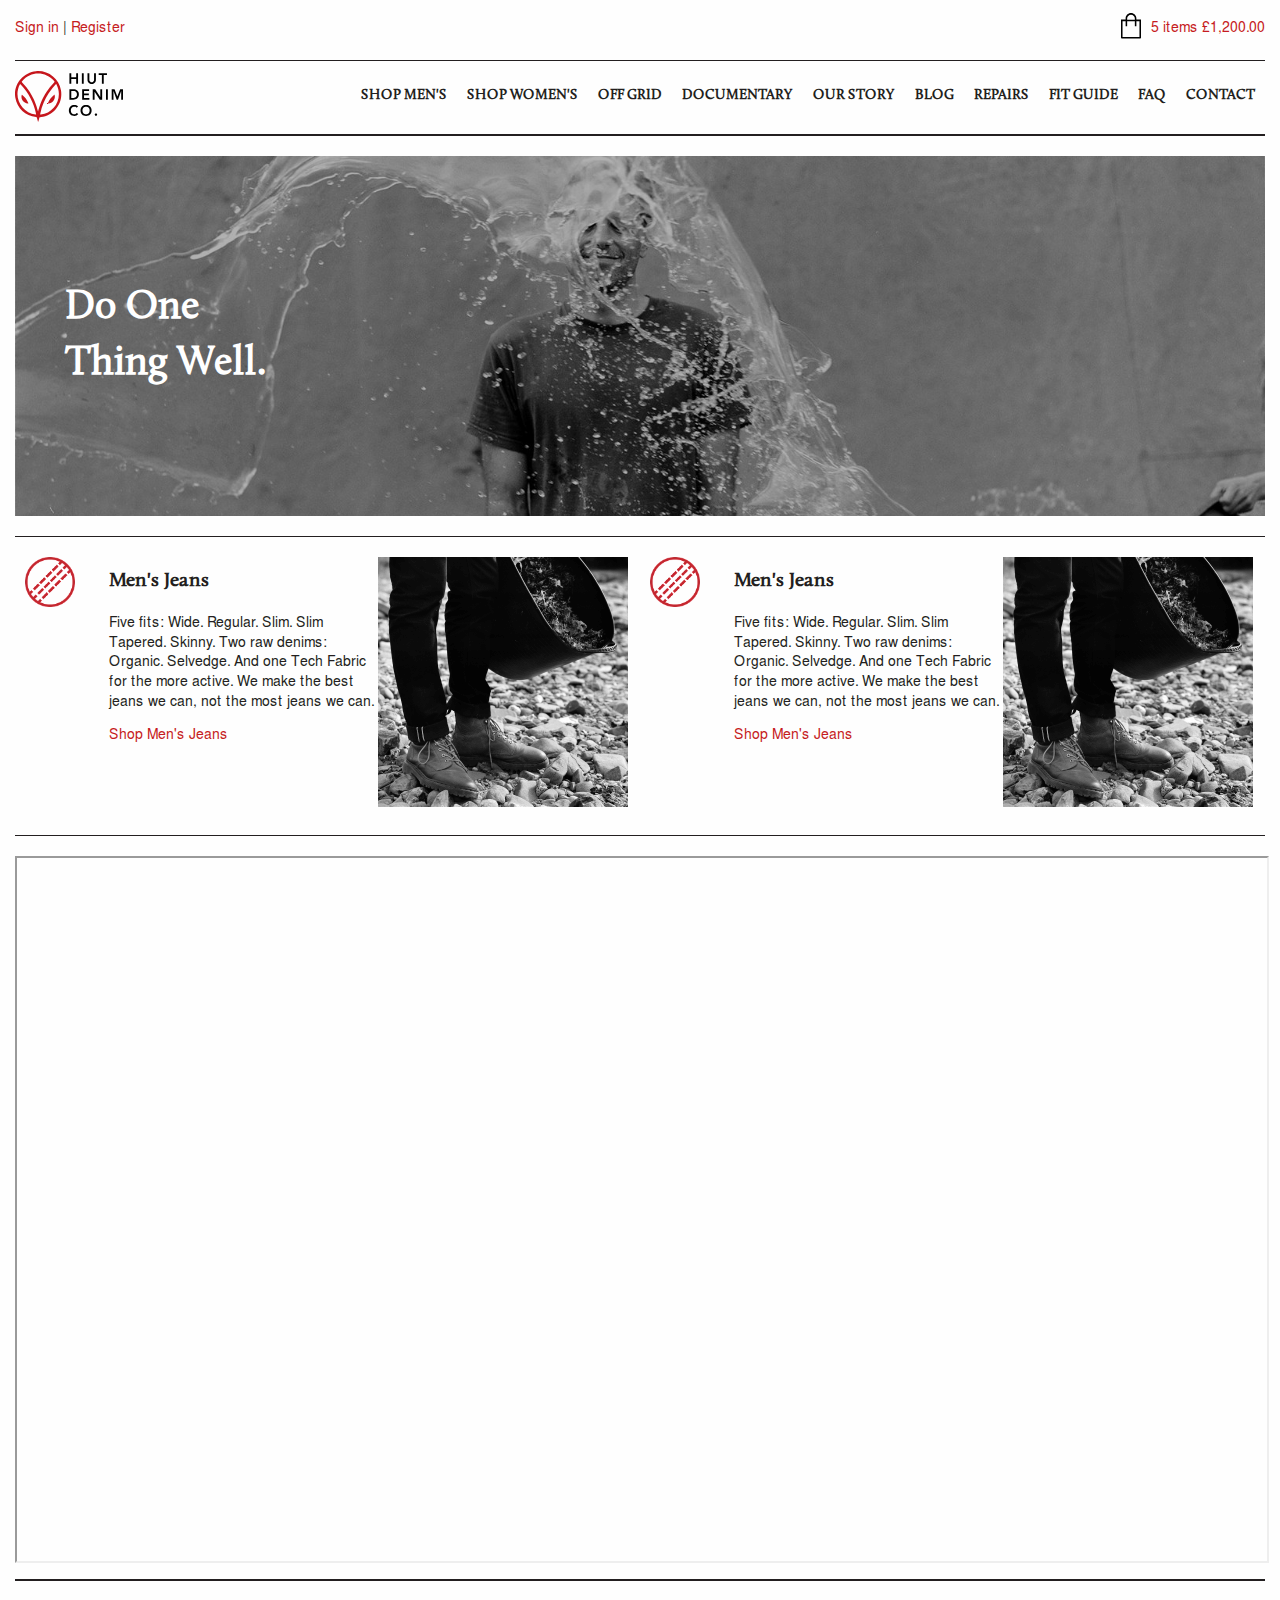
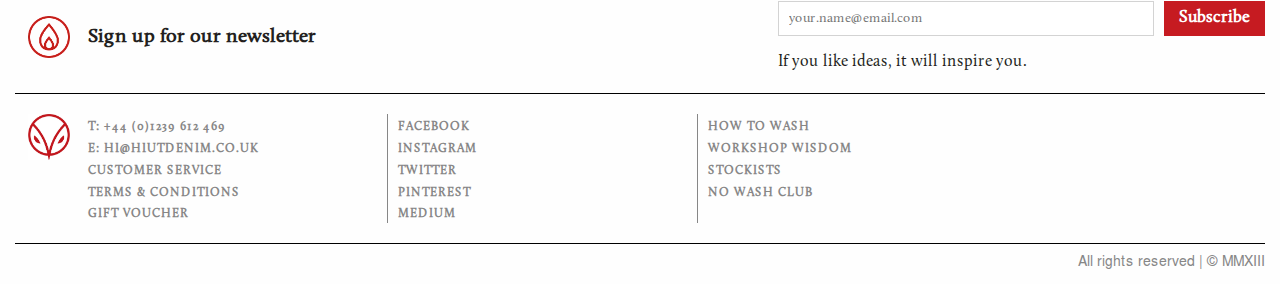
<file: index.html>
<!DOCTYPE html>
<html lang="en">
<head>
    <meta charset="UTF-8">
    <meta name="viewport" content="width=device-width, initial-scale=1.0">
    <meta http-equiv="X-UA-Compatible" content="ie=edge">
    <link rel="stylesheet" href="./assets/css/styles.css">
    <title>Homepage</title>
</head>
<body>
    <main class="page">
        <header class="header">
            <div class="header__top">
                <div class="header__register">
                    <a href="#">Sign in</a> | <a href="#">Register</a>
                </div>
                <div class="header__cart">
                    <a href="#"><i></i> 5 items £1,200.00</a>
                </div>
            </div><!-- /header__top-->
            <div class="header__nav-bar">
                <div class="header__logo">
                <a href="#"><img src="./assets/images/logo.svg" alt="Hiut Denim Co."></a>
                </div>
                <nav class="header__nav">
                    <div class="header__nav-wrapper">
                        <div class="header__nav-mobile">
                            <button class="header__nav-close"></button>
                            <div class="header__nav-logo"></div>
                            <div class="header__nav-register">
                                <a href="#">Sign in</a> | <a href="#">Register</a>
                            </div>
                            <div class="header__nav-cart">
                                <h5>Your Cart</h5><br>
                                <a href="#">5 items £1,200.00</a>
                            </div>
                        </div>
                        <ul class="header__nav-ul">
                            <li class="header__nav-item">
                                <a class="header__nav-link" href="#">Shop men's</a>
                            </li>
                            <li class="header__nav-item">
                                <a class="header__nav-link" href="#">Shop women's</a>
                            </li>
                            <li class="header__nav-item">
                                <a class="header__nav-link" href="#">Off grid</a>
                            </li>
                            <li class="header__nav-item">
                                <a class="header__nav-link" href="#">Documentary</a>
                            </li>
                            <li class="header__nav-item">
                                <a class="header__nav-link" href="#">Our story</a>
                            </li>
                            <li class="header__nav-item">
                                <a class="header__nav-link" href="#">Blog</a>
                            </li>
                            <li class="header__nav-item">
                                <a class="header__nav-link" href="#">Repairs</a>
                            </li>
                            <li class="header__nav-item">
                                <a class="header__nav-link" href="#">Fit Guide</a>
                            </li>
                            <li class="header__nav-item">
                                <a class="header__nav-link" href="#">FAQ</a>
                            </li>
                            <li class="header__nav-item">
                                <a class="header__nav-link" href="#">Contact</a>
                            </li>
                        </ul><!-- /header__nav-ul -->
                    </div><!-- /header__nav-wrapper -->
                </nav><!-- /header__nav -->
                <div class="hamburger hamburger--slider">
                    <div class="hamburger-box">
                        <div class="hamburger-inner"></div>
                    </div>
                </div>
            </div><!-- /header__nav-bar -->
        </header><!-- /header -->
        <section class="section">
            <div class="heading" style="background-image: url('./assets/images/tieser.jpg')">
                <div class="heading__text">
                    <h2>Do One Thing Well.</h2>
                </div>
            </div>
        </section>
        <section class="section">
            <div class="category">
                    <div class="category__block">
                        <div class="category__item">
                            <div class="category__info">
                                <div class="category__icon"></div>
                                <h3 class="category__title">Men's Jeans</h3>
                                <p class="category__descr">
                                    Five fits: Wide. Regular. Slim. Slim Tapered. Skinny. Two raw denims: Organic. Selvedge. And one Tech Fabric for the more active. We make the best jeans we can, not the most jeans we can.
                                </p>
                                <a class="category__link" href="#">Shop Men's Jeans</a>
                            </div>
                            <div class="category__image">
                                <a href="#"><img src="./assets/images/mhome.jpg" alt="Denim Image"></a>
                            </div>
                        </div>
                    </div>
                    <div class="category__block">
                        <div class="category__item">
                            <div class="category__info">
                                <div class="category__icon"></div>
                                <h3 class="category__title">Men's Jeans</h3>
                                <p class="category__descr">
                                    Five fits: Wide. Regular. Slim. Slim Tapered. Skinny. Two raw denims: Organic. Selvedge. And one Tech Fabric for the more active. We make the best jeans we can, not the most jeans we can.
                                </p>
                                <a class="category__link" href="#">Shop Men's Jeans</a>
                            </div>
                            <div class="category__image">
                                <a href="#"><img src="./assets/images/mhome.jpg" alt="Denim Image"></a>
                            </div>
                        </div>
                    </div>
                </div>
            </div>
        </section>
        <section class="section section_video">
            <div class="video">
                <iframe width="560" height="315" src="https://www.youtube.com/embed/CD-C8V8NNlo" allow="accelerometer; autoplay; encrypted-media; gyroscope; picture-in-picture" allowfullscreen=""></iframe>
            </div>
        </section>
        <footer class="footer">
            <div class="footer__subscribe">
                <div class="footer__subscribe-title">
                    <h3>
                        <i></i>
                        Sign up for our newsletter
                    </h3>
                </div>
                <div class="footer__subscribe-form">
                    <form class="subscribe" action="#">
                        <div class="subscribe__inputs">
                            <input type="text" placeholder="your.name@email.com">
                            <button class="subscribe__btn btn">Subscribe</button>
                        </div>
                        <div class="subcribe__text">If you like ideas, it will inspire you.</div>
                    </form>
                </div>
            </div>
            <div class="footer__nav-bar">
                <div class="footer__logo"></div>
                <nav class="footer__nav">
                    <ul class="footer__nav-ul">
                        <li><a href="tel:+441239612469">T: +44 (0)1239 612 469</a></li>
                        <li><a href="mailto:hi@hiutdenim.co.uk">E: HI@HIUTDENIM.CO.UK</a></li>
                        <li><a href="#">Customer Service</a></li>
                        <li><a href="#">Terms &amp; Conditions</a></li>
                        <li><a href="#">Gift Voucher</a></li>
                    </ul>
                    <ul class="footer__nav-ul">
                        <li><a href="#">Facebook</a></li>
                        <li><a href="#">Instagram</a></li>
                        <li><a href="#">Twitter</a></li>
                        <li><a href="#">Pinterest</a></li>
                        <li><a href="#">Medium</a></li>
                    </ul>
                    <ul class="footer__nav-ul">
                        <li><a href="#">How to wash</a></li>
                        <li><a href="#">Workshop wisdom</a></li>
                        <li><a href="#">Stockists</a></li>
                        <li><a href="#">No wash club</a></li>
                    </ul>
                </nav>
            </div><!-- /footer__nav-bar -->
            <div class="footer__copy-bar">All rights reserved | &copy; MMXIII</div>
        </footer>
    </main>

    <script src="./assets/js/jquery-3.4.1.min.js"></script>
    <script src="./assets/js/main.js"></script>
</body>
</html>
</file>
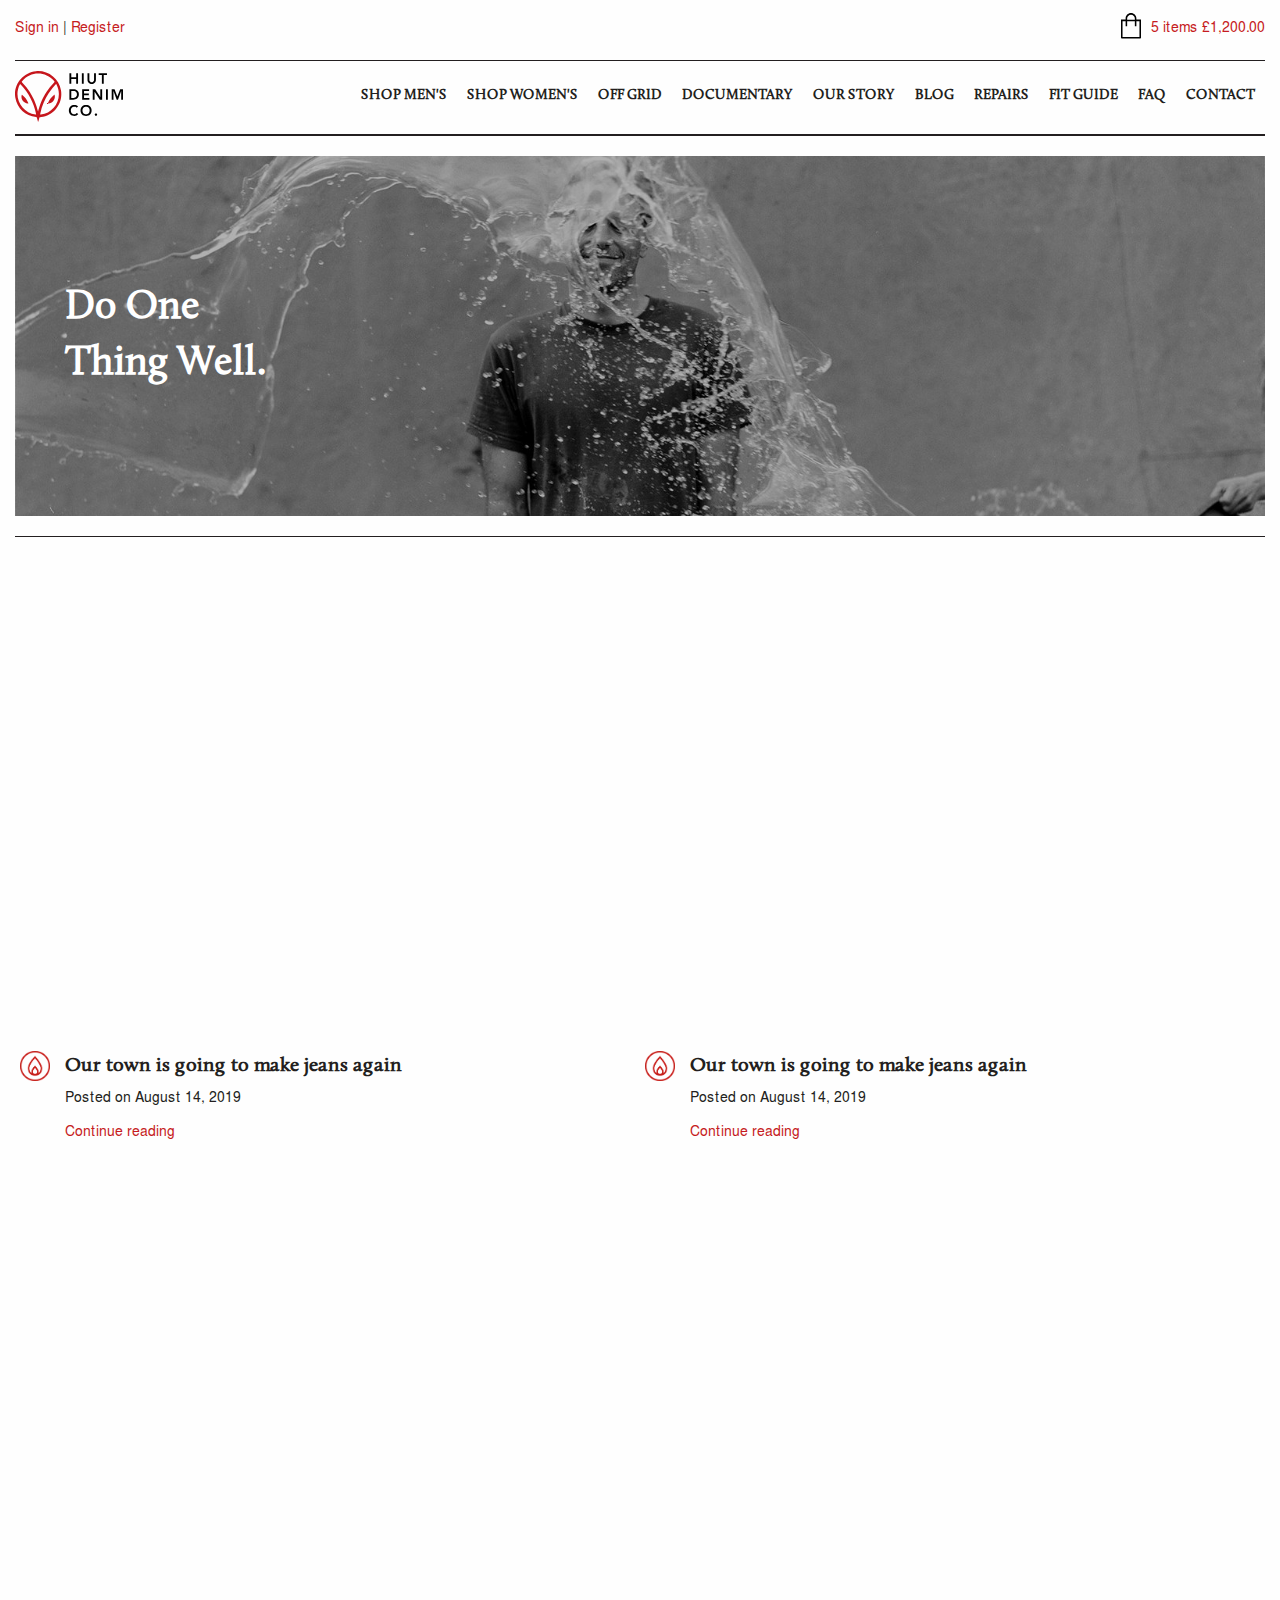
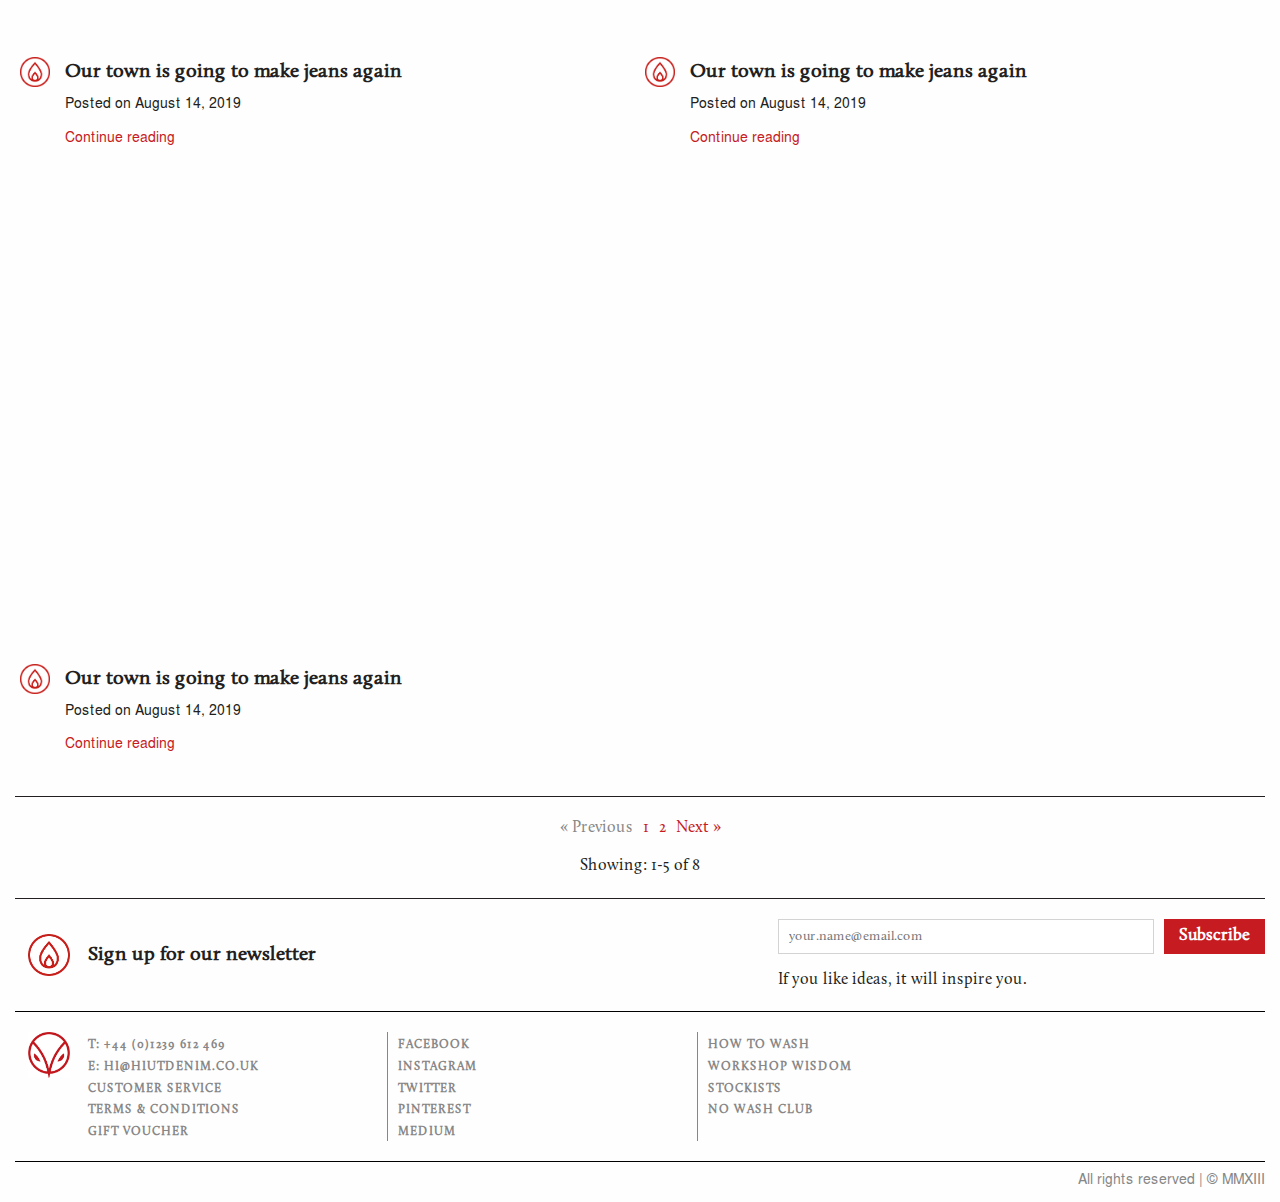
<file: blog.html>
<!DOCTYPE html>
<html lang="en">
<head>
  <meta charset="UTF-8">
  <meta name="viewport" content="width=device-width, initial-scale=1.0">
  <meta http-equiv="X-UA-Compatible" content="ie=edge">
  <link rel="stylesheet" href="./assets/css/styles.css">
  <title>Blog</title>
</head>
<body>
  <main class="page">
    <header class="header">
        <div class="header__top">
            <div class="header__register">
                <a href="#">Sign in</a> | <a href="#">Register</a>
            </div>
            <div class="header__cart">
                <a href="#"><i></i> 5 items £1,200.00</a>
            </div>
        </div><!-- /header__top-->
        <div class="header__nav-bar">
            <div class="header__logo">
            <a href="#"><img src="./assets/images/logo.svg" alt="Hiut Denim Co."></a>
            </div>
            <nav class="header__nav">
                <div class="header__nav-wrapper">
                    <div class="header__nav-mobile">
                        <button class="header__nav-close"></button>
                        <div class="header__nav-logo"></div>
                        <div class="header__nav-register">
                            <a href="#">Sign in</a> | <a href="#">Register</a>
                        </div>
                        <div class="header__nav-cart">
                            <h5>Your Cart</h5><br>
                            <a href="#">5 items £1,200.00</a>
                        </div>
                    </div>
                    <ul class="header__nav-ul">
                        <li class="header__nav-item">
                            <a class="header__nav-link" href="#">Shop men's</a>
                        </li>
                        <li class="header__nav-item">
                            <a class="header__nav-link" href="#">Shop women's</a>
                        </li>
                        <li class="header__nav-item">
                            <a class="header__nav-link" href="#">Off grid</a>
                        </li>
                        <li class="header__nav-item">
                            <a class="header__nav-link" href="#">Documentary</a>
                        </li>
                        <li class="header__nav-item">
                            <a class="header__nav-link" href="#">Our story</a>
                        </li>
                        <li class="header__nav-item">
                            <a class="header__nav-link" href="#">Blog</a>
                        </li>
                        <li class="header__nav-item">
                            <a class="header__nav-link" href="#">Repairs</a>
                        </li>
                        <li class="header__nav-item">
                            <a class="header__nav-link" href="#">Fit Guide</a>
                        </li>
                        <li class="header__nav-item">
                            <a class="header__nav-link" href="#">FAQ</a>
                        </li>
                        <li class="header__nav-item">
                            <a class="header__nav-link" href="#">Contact</a>
                        </li>
                    </ul><!-- /header__nav-ul -->
                </div><!-- /header__nav-wrapper -->
            </nav><!-- /header__nav -->
            <div class="hamburger hamburger--slider">
                <div class="hamburger-box">
                    <div class="hamburger-inner"></div>
                </div>
            </div>
        </div><!-- /header__nav-bar -->
    </header><!-- /header -->
    <section class="section">
        <div class="heading" style="background-image: url('./assets/images/tieser.jpg')">
            <div class="heading__text">
                <h2>Do One Thing Well.</h2>
            </div>
        </div>
    </section>
    <section class="section blog">
      <div class="main__blog">
        <div class="blog__video">
          <iframe src="https://www.youtube.com/embed/frYIj2FGmMA" frameborder="0" allow="accelerometer; autoplay; encrypted-media; gyroscope; picture-in-picture" allowfullscreen="" id="fitvid67333"></iframe>
        </div>
        <div class="blog__text">
          <h3>
            <i></i>
            Our town is going to make jeans again
          </h3>
          <p>Posted on August 14, 2019</p>
          <a href="">Continue reading</a>
        </div>
      </div>
      <div class="main__blog">
        <div class="blog__video">
          <iframe src="https://www.youtube.com/embed/frYIj2FGmMA" frameborder="0" allow="accelerometer; autoplay; encrypted-media; gyroscope; picture-in-picture" allowfullscreen="" id="fitvid67333"></iframe>
        </div>
        <div class="blog__text">
          <h3>
            <i></i>
            Our town is going to make jeans again
          </h3>
          <p>Posted on August 14, 2019</p>
          <a href="">Continue reading</a>
        </div>
      </div>
      <div class="main__blog">
        <div class="blog__video">
          <iframe src="https://www.youtube.com/embed/frYIj2FGmMA" frameborder="0" allow="accelerometer; autoplay; encrypted-media; gyroscope; picture-in-picture" allowfullscreen="" id="fitvid67333"></iframe>
        </div>
        <div class="blog__text">
          <h3>
            <i></i>
            Our town is going to make jeans again
          </h3>
          <p>Posted on August 14, 2019</p>
          <a href="">Continue reading</a>
        </div>
      </div>
      <div class="main__blog">
        <div class="blog__video">
          <iframe src="https://www.youtube.com/embed/frYIj2FGmMA" frameborder="0" allow="accelerometer; autoplay; encrypted-media; gyroscope; picture-in-picture" allowfullscreen="" id="fitvid67333"></iframe>
        </div>
        <div class="blog__text">
          <h3>
            <i></i>
            Our town is going to make jeans again
          </h3>
          <p>Posted on August 14, 2019</p>
          <a href="">Continue reading</a>
        </div>
      </div>
      <div class="main__blog">
        <div class="blog__video">
          <iframe src="https://www.youtube.com/embed/frYIj2FGmMA" frameborder="0" allow="accelerometer; autoplay; encrypted-media; gyroscope; picture-in-picture" allowfullscreen="" id="fitvid67333"></iframe>
        </div>
        <div class="blog__text">
          <h3>
            <i></i>
            Our town is going to make jeans again
          </h3>
          <p>Posted on August 14, 2019</p>
          <a href="">Continue reading</a>
        </div>
      </div>
    </section>
    <nav class="navigation">
      <ul>
        <li><a href="#" class="disabled">« Previous</a></li>
        <li><a href="#">1</a></li>
        <li><a href="#">2</a></li>
        <li><a href="#">Next »</a></li>
      </ul> 
      Showing: 1-5 of 8
    </nav>
    <footer class="footer">
      <div class="footer__subscribe">
          <div class="footer__subscribe-title">
              <h3>
                  <i></i>
                  Sign up for our newsletter
              </h3>
          </div>
          <div class="footer__subscribe-form">
              <form class="subscribe" action="#">
                  <div class="subscribe__inputs">
                      <input type="text" placeholder="your.name@email.com">
                      <button class="subscribe__btn btn">Subscribe</button>
                  </div>
                  <div class="subcribe__text">If you like ideas, it will inspire you.</div>
              </form>
          </div>
      </div>
      <div class="footer__nav-bar">
          <div class="footer__logo"></div>
          <nav class="footer__nav">
              <ul class="footer__nav-ul">
                  <li><a href="tel:+441239612469">T: +44 (0)1239 612 469</a></li>
                  <li><a href="mailto:hi@hiutdenim.co.uk">E: HI@HIUTDENIM.CO.UK</a></li>
                  <li><a href="#">Customer Service</a></li>
                  <li><a href="#">Terms &amp; Conditions</a></li>
                  <li><a href="#">Gift Voucher</a></li>
              </ul>
              <ul class="footer__nav-ul">
                  <li><a href="#">Facebook</a></li>
                  <li><a href="#">Instagram</a></li>
                  <li><a href="#">Twitter</a></li>
                  <li><a href="#">Pinterest</a></li>
                  <li><a href="#">Medium</a></li>
              </ul>
              <ul class="footer__nav-ul">
                  <li><a href="#">How to wash</a></li>
                  <li><a href="#">Workshop wisdom</a></li>
                  <li><a href="#">Stockists</a></li>
                  <li><a href="#">No wash club</a></li>
              </ul>
          </nav>
      </div><!-- /footer__nav-bar -->
      <div class="footer__copy-bar">All rights reserved | &copy; MMXIII</div>
  </footer>
</main>

<script src="./assets/js/jquery-3.4.1.min.js"></script>
<script src="./assets/js/main.js"></script>
    </body>
    </html>
</file>
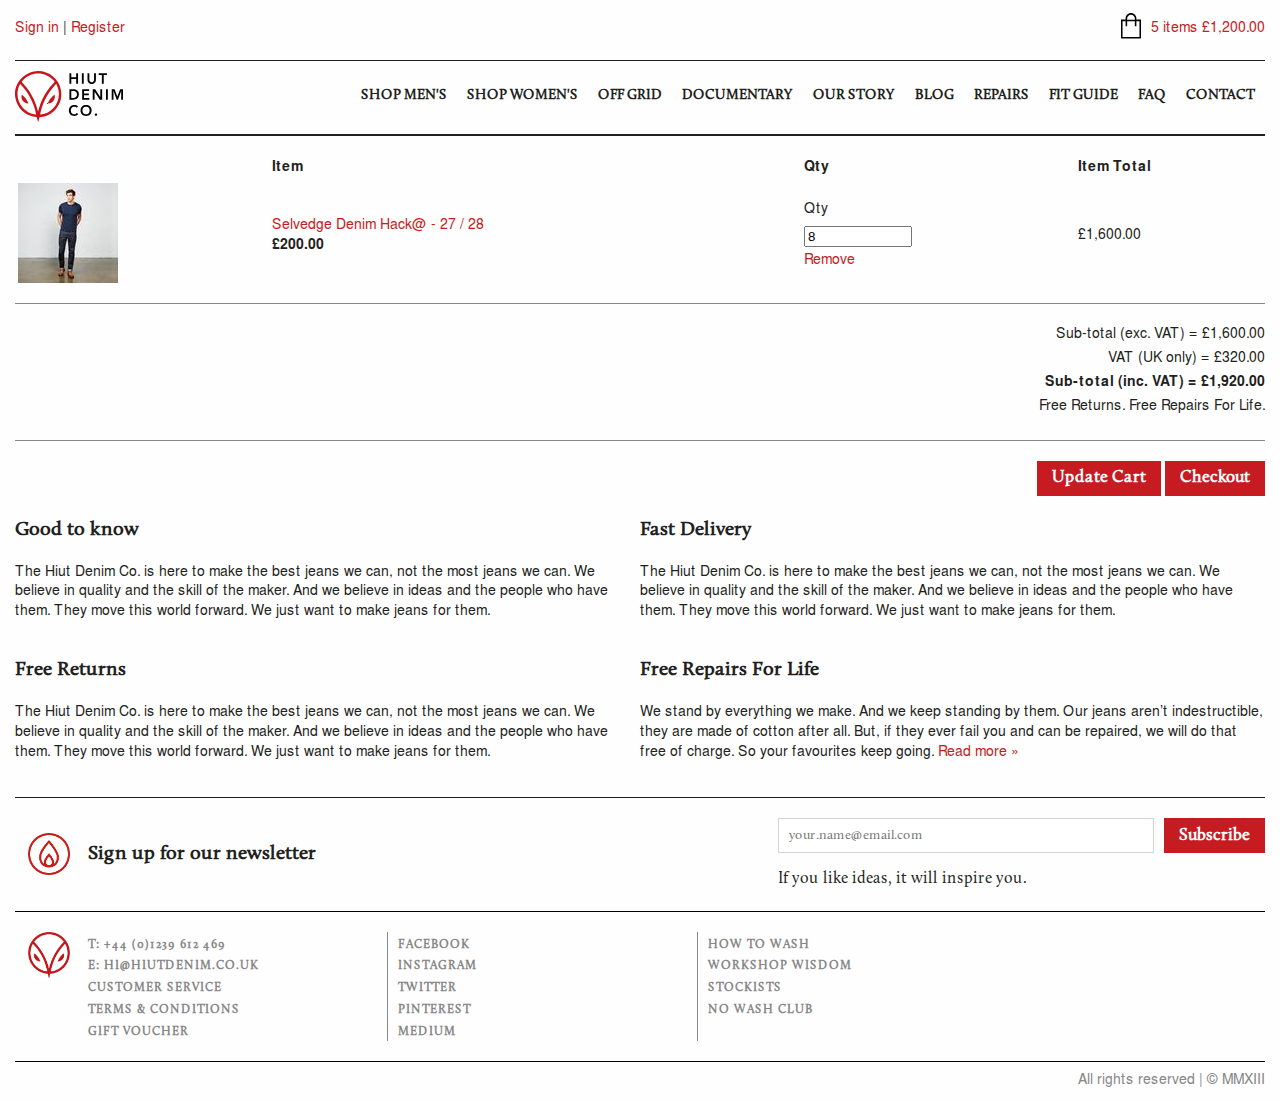
<file: cart.html>
<!DOCTYPE html>
<html lang="en">
<head>
    <meta charset="UTF-8">
    <meta name="viewport" content="width=device-width, initial-scale=1.0">
    <meta http-equiv="X-UA-Compatible" content="ie=edge">
    <link rel="stylesheet" href="./assets/css/styles.css">
    <title>Cart</title>
</head>
<body>
    <main class="page">
        <header class="header">
            <div class="header__top">
                <div class="header__register">
                    <a href="#">Sign in</a> | <a href="#">Register</a>
                </div>
                <div class="header__cart">
                    <a href="#"><i></i> 5 items £1,200.00</a>
                </div>
            </div><!-- /header__top-->
            <div class="header__nav-bar">
                <div class="header__logo">
                <a href="#"><img src="./assets/images/logo.svg" alt="Hiut Denim Co."></a>
                </div>
                <nav class="header__nav">
                    <div class="header__nav-wrapper">
                        <div class="header__nav-mobile">
                            <button class="header__nav-close"></button>
                            <div class="header__nav-logo"></div>
                            <div class="header__nav-register">
                                <a href="#">Sign in</a> | <a href="#">Register</a>
                            </div>
                            <div class="header__nav-cart">
                                <h5>Your Cart</h5><br>
                                <a href="#">5 items £1,200.00</a>
                            </div>
                        </div>
                        <ul class="header__nav-ul">
                            <li class="header__nav-item">
                                <a class="header__nav-link" href="#">Shop men's</a>
                            </li>
                            <li class="header__nav-item">
                                <a class="header__nav-link" href="#">Shop women's</a>
                            </li>
                            <li class="header__nav-item">
                                <a class="header__nav-link" href="#">Off grid</a>
                            </li>
                            <li class="header__nav-item">
                                <a class="header__nav-link" href="#">Documentary</a>
                            </li>
                            <li class="header__nav-item">
                                <a class="header__nav-link" href="#">Our story</a>
                            </li>
                            <li class="header__nav-item">
                                <a class="header__nav-link" href="#">Blog</a>
                            </li>
                            <li class="header__nav-item">
                                <a class="header__nav-link" href="#">Repairs</a>
                            </li>
                            <li class="header__nav-item">
                                <a class="header__nav-link" href="#">Fit Guide</a>
                            </li>
                            <li class="header__nav-item">
                                <a class="header__nav-link" href="#">FAQ</a>
                            </li>
                            <li class="header__nav-item">
                                <a class="header__nav-link" href="#">Contact</a>
                            </li>
                        </ul><!-- /header__nav-ul -->
                    </div><!-- /header__nav-wrapper -->
                </nav><!-- /header__nav -->
                <div class="hamburger hamburger--slider">
                    <div class="hamburger-box">
                        <div class="hamburger-inner"></div>
                    </div>
                </div>
            </div><!-- /header__nav-bar -->
        </header><!-- /header -->
        <section class="cart">
            <table class="table">
                <thead>
                  <tr><th></th>
                  <th>Item</th>
                  <th>Qty</th>
                  <th>Item Total</th>
                </tr></thead>
                <tbody>
                  <tr>
                    <td><img src="./assets/images/SELSLIM_small.jpg" alt="Image"></td>
                    <td>
                      <a href="#">Selvedge Denim Hack@ - 27 / 28</a>
                      <br>
                      <b>£200.00	</b>
                    </td>
                    <td>
                      Qty<br>
                      <input type="number" value="8"><br>
                      <a href="#">Remove</a>
                    </td>
                    <td>
                      £1,600.00
                    </td>
                  </tr>
                </tbody>
              </table>
            <div class="cart-price">
                Sub-total (exc. VAT) = £1,600.00<br>
                VAT (UK only) = £320.00<br>
                <strong>Sub-total (inc. VAT) = £1,920.00</strong><br>
                Free Returns. Free Repairs For Life.
            </div>
            <div class="cart__buttons">
                <button class="btn">Update Cart</button>
                <button class="btn">Checkout</button>
            </div>
            <div class="cart-descr">
                <div class="flex-descr">
                    <h3>Good to know</h3>
                    <p>The Hiut Denim Co. is here to make the best jeans we can, not the most jeans we can. We believe in quality and the skill of the maker. And we believe in ideas and the people who have them. They move this world forward. We just want to make jeans for them.</p>
                </div>
                <div class="flex-descr">
                    <h3>Fast Delivery</h3>
                    <p>The Hiut Denim Co. is here to make the best jeans we can, not the most jeans we can. We believe in quality and the skill of the maker. And we believe in ideas and the people who have them. They move this world forward. We just want to make jeans for them.</p>
                </div>
                <div class="flex-descr">
                    <h3>Free Returns</h3>
                    <p>The Hiut Denim Co. is here to make the best jeans we can, not the most jeans we can. We believe in quality and the skill of the maker. And we believe in ideas and the people who have them. They move this world forward. We just want to make jeans for them.</p>
                </div>
                <div class="flex-descr">
                    <h3>Free Repairs For Life</h3>
                    <p>We stand by everything we make. And we keep standing by them. Our jeans aren’t indestructible, they are made of cotton after all. But, if they ever fail you and can be repaired, we will do that free of charge. So your favourites keep going. <a href="#">Read more »</a></p>
                </div>
            </div>
        </section>

        <footer class="footer">
            <div class="footer__subscribe">
                <div class="footer__subscribe-title">
                    <h3>
                        <i></i>
                        Sign up for our newsletter
                    </h3>
                </div>
                <div class="footer__subscribe-form">
                    <form class="subscribe" action="#">
                        <div class="subscribe__inputs">
                            <input type="text" placeholder="your.name@email.com">
                            <button class="subscribe__btn btn">Subscribe</button>
                        </div>
                        <div class="subcribe__text">If you like ideas, it will inspire you.</div>
                    </form>
                </div>
            </div>
            <div class="footer__nav-bar">
                <div class="footer__logo"></div>
                <nav class="footer__nav">
                    <ul class="footer__nav-ul">
                        <li><a href="tel:+441239612469">T: +44 (0)1239 612 469</a></li>
                        <li><a href="mailto:hi@hiutdenim.co.uk">E: HI@HIUTDENIM.CO.UK</a></li>
                        <li><a href="#">Customer Service</a></li>
                        <li><a href="#">Terms &amp; Conditions</a></li>
                        <li><a href="#">Gift Voucher</a></li>
                    </ul>
                    <ul class="footer__nav-ul">
                        <li><a href="#">Facebook</a></li>
                        <li><a href="#">Instagram</a></li>
                        <li><a href="#">Twitter</a></li>
                        <li><a href="#">Pinterest</a></li>
                        <li><a href="#">Medium</a></li>
                    </ul>
                    <ul class="footer__nav-ul">
                        <li><a href="#">How to wash</a></li>
                        <li><a href="#">Workshop wisdom</a></li>
                        <li><a href="#">Stockists</a></li>
                        <li><a href="#">No wash club</a></li>
                    </ul>
                </nav>
            </div><!-- /footer__nav-bar -->
            <div class="footer__copy-bar">All rights reserved | &copy; MMXIII</div>
        </footer>
    </main>

    <script src="./assets/js/jquery-3.4.1.min.js"></script>
    <script src="./assets/js/main.js"></script>
</body>
</html>
</file>
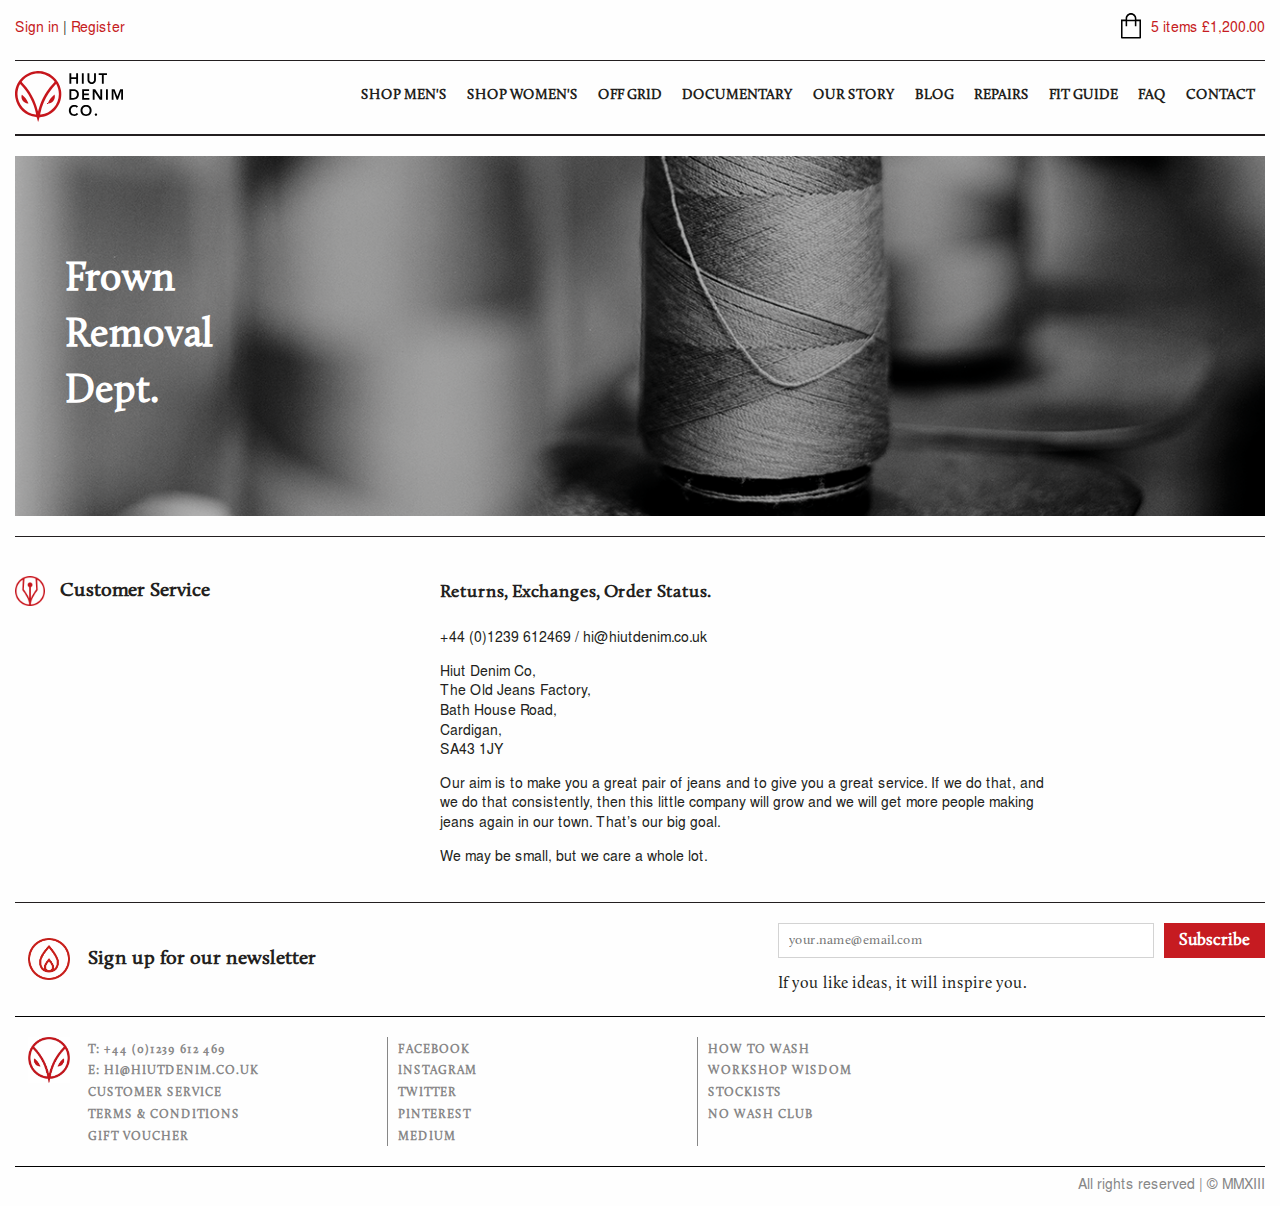
<file: contacts.html>
<!DOCTYPE html>
<html lang="en">
<head>
    <meta charset="UTF-8">
    <meta name="viewport" content="width=device-width, initial-scale=1.0">
    <meta http-equiv="X-UA-Compatible" content="ie=edge">
    <link rel="stylesheet" href="./assets/css/styles.css">
    <title>FAQ</title>
</head>
<body>
    <main class="page">
        <header class="header">
            <div class="header__top">
                <div class="header__register">
                    <a href="#">Sign in</a> | <a href="#">Register</a>
                </div>
                <div class="header__cart">
                    <a href="#"><i></i> 5 items £1,200.00</a>
                </div>
            </div><!-- /header__top-->
            <div class="header__nav-bar">
                <div class="header__logo">
                <a href="#"><img src="./assets/images/logo.svg" alt="Hiut Denim Co."></a>
                </div>
                <nav class="header__nav">
                    <div class="header__nav-wrapper">
                        <div class="header__nav-mobile">
                            <button class="header__nav-close"></button>
                            <div class="header__nav-logo"></div>
                            <div class="header__nav-register">
                                <a href="#">Sign in</a> | <a href="#">Register</a>
                            </div>
                            <div class="header__nav-cart">
                                <h5>Your Cart</h5><br>
                                <a href="#">5 items £1,200.00</a>
                            </div>
                        </div>
                        <ul class="header__nav-ul">
                            <li class="header__nav-item">
                                <a class="header__nav-link" href="#">Shop men's</a>
                            </li>
                            <li class="header__nav-item">
                                <a class="header__nav-link" href="#">Shop women's</a>
                            </li>
                            <li class="header__nav-item">
                                <a class="header__nav-link" href="#">Off grid</a>
                            </li>
                            <li class="header__nav-item">
                                <a class="header__nav-link" href="#">Documentary</a>
                            </li>
                            <li class="header__nav-item">
                                <a class="header__nav-link" href="#">Our story</a>
                            </li>
                            <li class="header__nav-item">
                                <a class="header__nav-link" href="#">Blog</a>
                            </li>
                            <li class="header__nav-item">
                                <a class="header__nav-link" href="#">Repairs</a>
                            </li>
                            <li class="header__nav-item">
                                <a class="header__nav-link" href="#">Fit Guide</a>
                            </li>
                            <li class="header__nav-item">
                                <a class="header__nav-link" href="#">FAQ</a>
                            </li>
                            <li class="header__nav-item">
                                <a class="header__nav-link" href="#">Contact</a>
                            </li>
                        </ul><!-- /header__nav-ul -->
                    </div><!-- /header__nav-wrapper -->
                </nav><!-- /header__nav -->
                <div class="hamburger hamburger--slider">
                    <div class="hamburger-box">
                        <div class="hamburger-inner"></div>
                    </div>
                </div>
            </div><!-- /header__nav-bar -->
        </header><!-- /header -->
        <section class="section">
            <div class="heading" style="background-image: url('./assets/images/banner-faq.png')">
                <div class="heading__text">
                    <h2>Frown Removal Dept.</h2>
                </div>
            </div>
        </section>
        <section class="section section__contacts">
          <div class="contacts">
            <div class="contacts__service">
              <h3 class="section__title">
                <i style="background-image: url('./assets/images/icon-artisan.png')"></i>
                Customer Service
              </h3>
            </div>
            <div class="contacts__all">
              <h4>Returns, Exchanges, Order Status.</h4>
              <p>+44 (0)1239 612469 / hi@hiutdenim.co.uk</p>
              <p>
                Hiut Denim Co,<br>
                The Old Jeans Factory,<br>
                Bath House Road,<br>
                Cardigan,<br>
                SA43 1JY
              </p>
              <p>Our aim is to make you a great pair of jeans and to give you a great service. If we do that, and we do that consistently, then this little company will grow and we will get more people making jeans again in our town. That’s our big goal.</p>
              <p>We may be small, but we care a whole lot.</p>
            </div>
          </div>
        </section>
        <footer class="footer">
            <div class="footer__subscribe">
                <div class="footer__subscribe-title">
                    <h3>
                        <i></i>
                        Sign up for our newsletter
                    </h3>
                </div>
                <div class="footer__subscribe-form">
                    <form class="subscribe" action="#">
                        <div class="subscribe__inputs">
                            <input type="text" placeholder="your.name@email.com">
                            <button class="subscribe__btn btn">Subscribe</button>
                        </div>
                        <div class="subcribe__text">If you like ideas, it will inspire you.</div>
                    </form>
                </div>
            </div>
            <div class="footer__nav-bar">
                <div class="footer__logo"></div>
                <nav class="footer__nav">
                    <ul class="footer__nav-ul">
                        <li><a href="tel:+441239612469">T: +44 (0)1239 612 469</a></li>
                        <li><a href="mailto:hi@hiutdenim.co.uk">E: HI@HIUTDENIM.CO.UK</a></li>
                        <li><a href="#">Customer Service</a></li>
                        <li><a href="#">Terms &amp; Conditions</a></li>
                        <li><a href="#">Gift Voucher</a></li>
                    </ul>
                    <ul class="footer__nav-ul">
                        <li><a href="#">Facebook</a></li>
                        <li><a href="#">Instagram</a></li>
                        <li><a href="#">Twitter</a></li>
                        <li><a href="#">Pinterest</a></li>
                        <li><a href="#">Medium</a></li>
                    </ul>
                    <ul class="footer__nav-ul">
                        <li><a href="#">How to wash</a></li>
                        <li><a href="#">Workshop wisdom</a></li>
                        <li><a href="#">Stockists</a></li>
                        <li><a href="#">No wash club</a></li>
                    </ul>
                </nav>
            </div><!-- /footer__nav-bar -->
            <div class="footer__copy-bar">All rights reserved | &copy; MMXIII</div>
        </footer>
    </main>

    <script src="./assets/js/jquery-3.4.1.min.js"></script>
    <script src="./assets/js/main.js"></script>
</body>
</html>
</file>
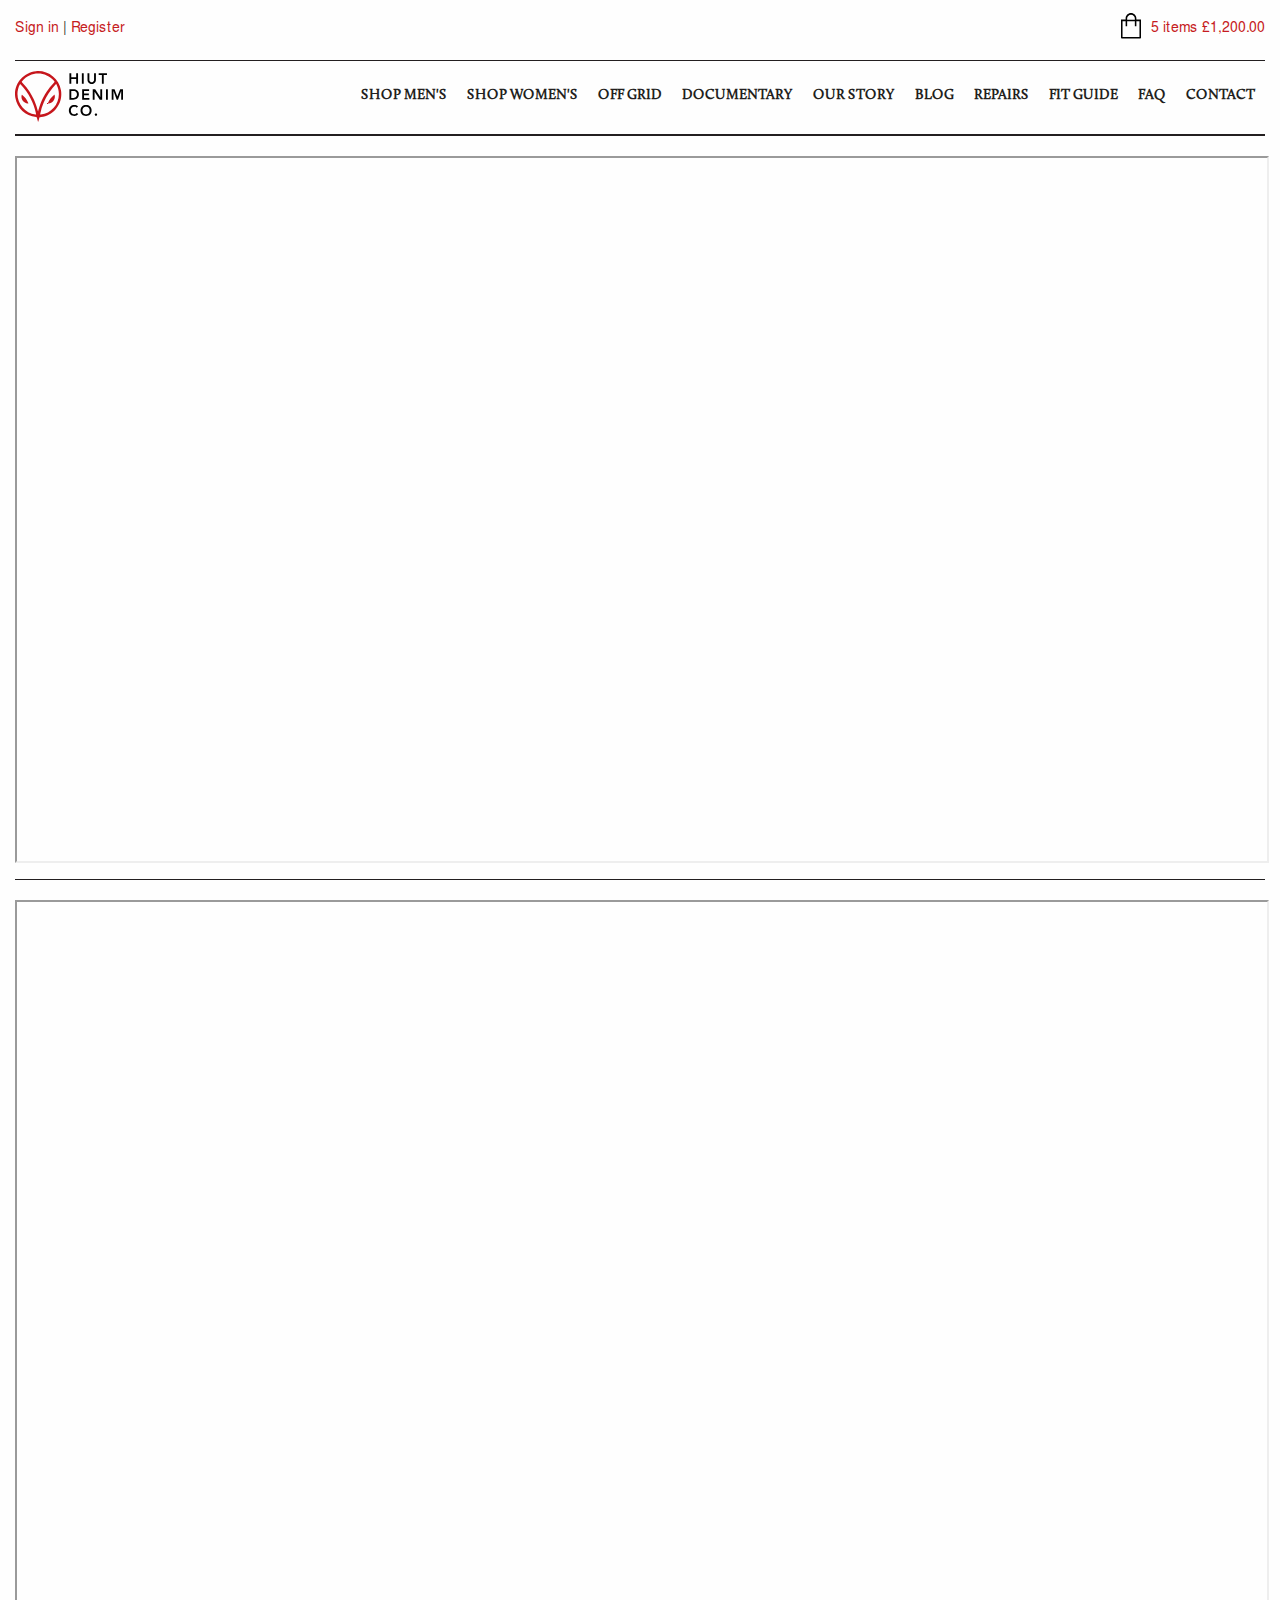
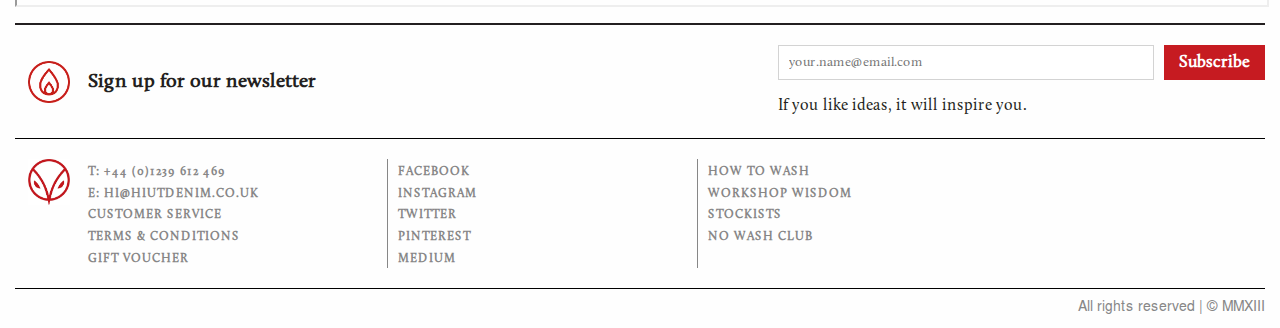
<file: documentary.html>
<!DOCTYPE html>
<html lang="en">
<head>
    <meta charset="UTF-8">
    <meta name="viewport" content="width=device-width, initial-scale=1.0">
    <meta http-equiv="X-UA-Compatible" content="ie=edge">
    <link rel="stylesheet" href="./assets/css/styles.css">
    <title>Documentary</title>
</head>
<body>
    <main class="page">
        <header class="header">
            <div class="header__top">
                <div class="header__register">
                    <a href="#">Sign in</a> | <a href="#">Register</a>
                </div>
                <div class="header__cart">
                    <a href="#"><i></i> 5 items £1,200.00</a>
                </div>
            </div><!-- /header__top-->
            <div class="header__nav-bar">
                <div class="header__logo">
                <a href="#"><img src="./assets/images/logo.svg" alt="Hiut Denim Co."></a>
                </div>
                <nav class="header__nav">
                    <div class="header__nav-wrapper">
                        <div class="header__nav-mobile">
                            <button class="header__nav-close"></button>
                            <div class="header__nav-logo"></div>
                            <div class="header__nav-register">
                                <a href="#">Sign in</a> | <a href="#">Register</a>
                            </div>
                            <div class="header__nav-cart">
                                <h5>Your Cart</h5><br>
                                <a href="#">5 items £1,200.00</a>
                            </div>
                        </div>
                        <ul class="header__nav-ul">
                            <li class="header__nav-item">
                                <a class="header__nav-link" href="#">Shop men's</a>
                            </li>
                            <li class="header__nav-item">
                                <a class="header__nav-link" href="#">Shop women's</a>
                            </li>
                            <li class="header__nav-item">
                                <a class="header__nav-link" href="#">Off grid</a>
                            </li>
                            <li class="header__nav-item">
                                <a class="header__nav-link" href="#">Documentary</a>
                            </li>
                            <li class="header__nav-item">
                                <a class="header__nav-link" href="#">Our story</a>
                            </li>
                            <li class="header__nav-item">
                                <a class="header__nav-link" href="#">Blog</a>
                            </li>
                            <li class="header__nav-item">
                                <a class="header__nav-link" href="#">Repairs</a>
                            </li>
                            <li class="header__nav-item">
                                <a class="header__nav-link" href="#">Fit Guide</a>
                            </li>
                            <li class="header__nav-item">
                                <a class="header__nav-link" href="#">FAQ</a>
                            </li>
                            <li class="header__nav-item">
                                <a class="header__nav-link" href="#">Contact</a>
                            </li>
                        </ul><!-- /header__nav-ul -->
                    </div><!-- /header__nav-wrapper -->
                </nav><!-- /header__nav -->
                <div class="hamburger hamburger--slider">
                    <div class="hamburger-box">
                        <div class="hamburger-inner"></div>
                    </div>
                </div>
            </div><!-- /header__nav-bar -->
        </header><!-- /header -->
        <section class="section section_video">
            <div class="video">
                <iframe width="560" height="315" src="https://www.youtube.com/embed/CD-C8V8NNlo" allow="accelerometer; autoplay; encrypted-media; gyroscope; picture-in-picture" allowfullscreen=""></iframe>
            </div>
        </section>
           <section class="section section_video">
            <div class="video">
                <iframe width="560" height="315" src="https://www.youtube.com/embed/CD-C8V8NNlo" allow="accelerometer; autoplay; encrypted-media; gyroscope; picture-in-picture" allowfullscreen=""></iframe>
            </div>
        </section>
        <footer class="footer">
            <div class="footer__subscribe">
                <div class="footer__subscribe-title">
                    <h3>
                        <i></i>
                        Sign up for our newsletter
                    </h3>
                </div>
                <div class="footer__subscribe-form">
                    <form class="subscribe" action="#">
                        <div class="subscribe__inputs">
                            <input type="text" placeholder="your.name@email.com">
                            <button class="subscribe__btn btn">Subscribe</button>
                        </div>
                        <div class="subcribe__text">If you like ideas, it will inspire you.</div>
                    </form>
                </div>
            </div>
            <div class="footer__nav-bar">
                <div class="footer__logo"></div>
                <nav class="footer__nav">
                    <ul class="footer__nav-ul">
                        <li><a href="tel:+441239612469">T: +44 (0)1239 612 469</a></li>
                        <li><a href="mailto:hi@hiutdenim.co.uk">E: HI@HIUTDENIM.CO.UK</a></li>
                        <li><a href="#">Customer Service</a></li>
                        <li><a href="#">Terms &amp; Conditions</a></li>
                        <li><a href="#">Gift Voucher</a></li>
                    </ul>
                    <ul class="footer__nav-ul">
                        <li><a href="#">Facebook</a></li>
                        <li><a href="#">Instagram</a></li>
                        <li><a href="#">Twitter</a></li>
                        <li><a href="#">Pinterest</a></li>
                        <li><a href="#">Medium</a></li>
                    </ul>
                    <ul class="footer__nav-ul">
                        <li><a href="#">How to wash</a></li>
                        <li><a href="#">Workshop wisdom</a></li>
                        <li><a href="#">Stockists</a></li>
                        <li><a href="#">No wash club</a></li>
                    </ul>
                </nav>
            </div><!-- /footer__nav-bar -->
            <div class="footer__copy-bar">All rights reserved | &copy; MMXIII</div>
        </footer>
    </main>

    <script src="./assets/js/jquery-3.4.1.min.js"></script>
    <script src="./assets/js/main.js"></script>
</body>
</html>
</file>
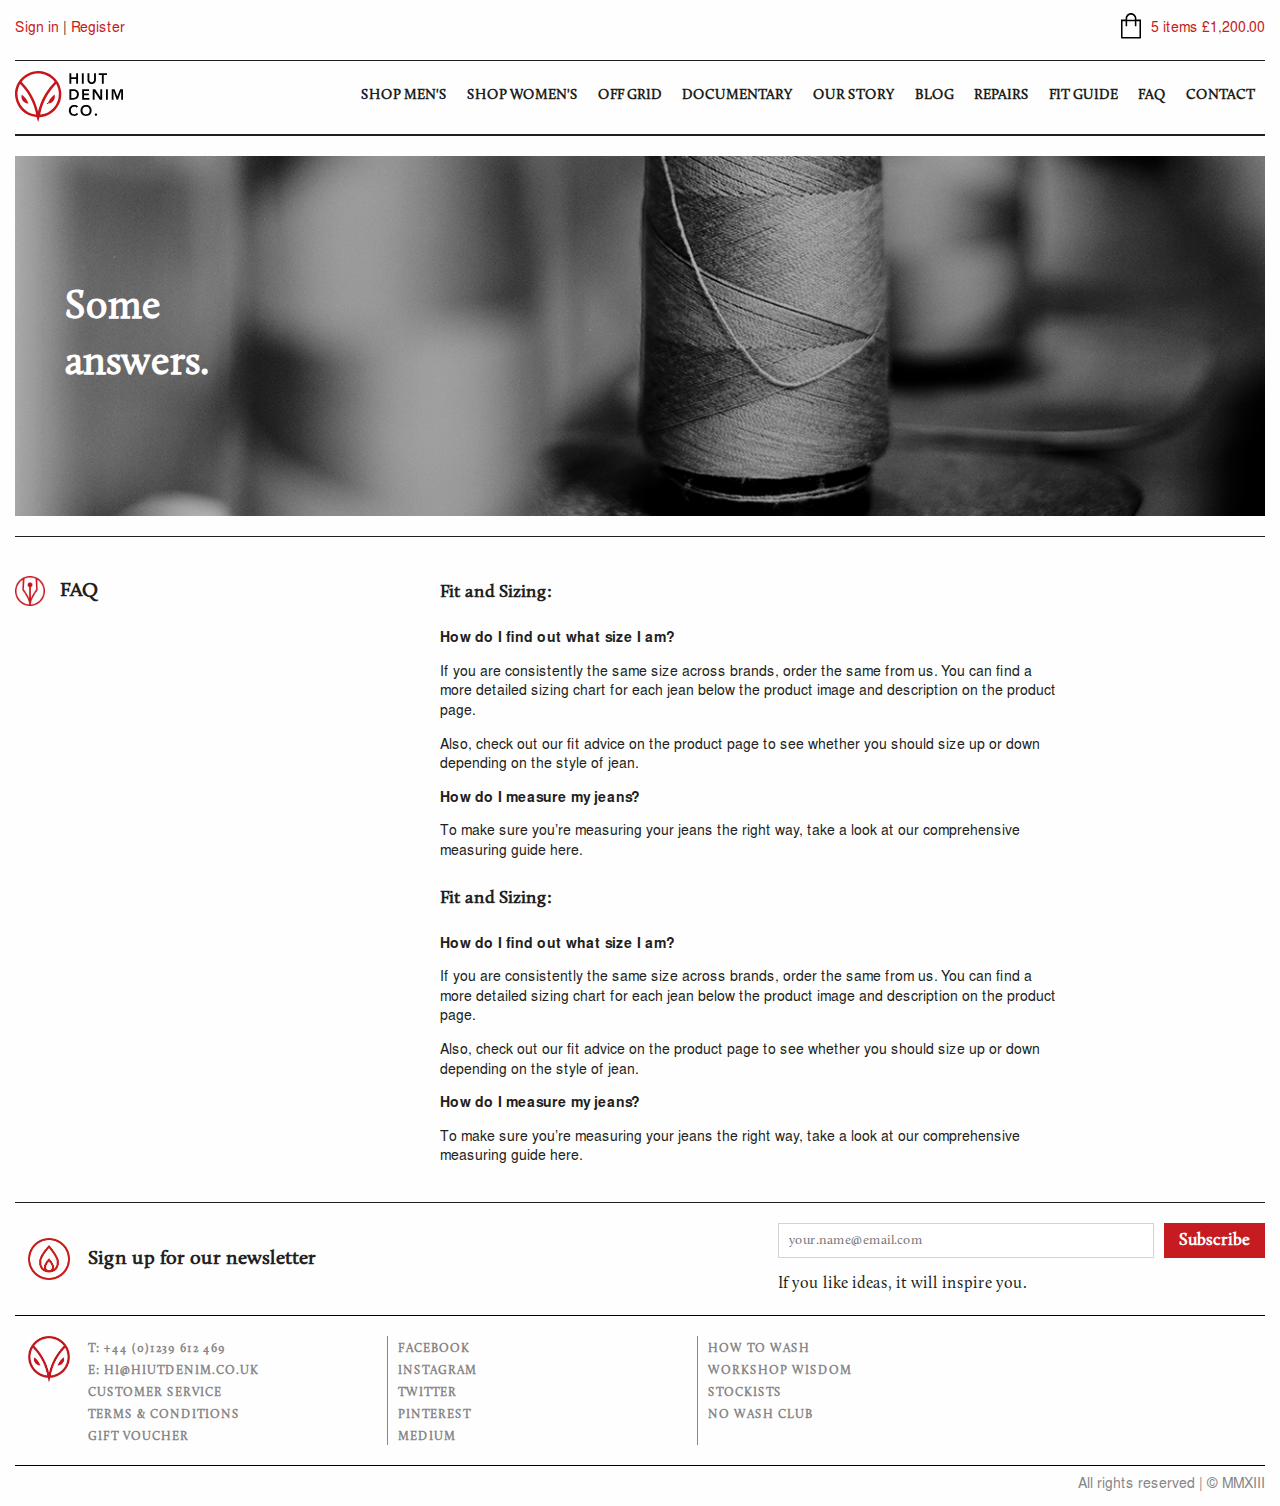
<file: faq.html>
<!DOCTYPE html>
<html lang="en">
<head>
    <meta charset="UTF-8">
    <meta name="viewport" content="width=device-width, initial-scale=1.0">
    <meta http-equiv="X-UA-Compatible" content="ie=edge">
    <link rel="stylesheet" href="./assets/css/styles.css">
    <title>FAQ</title>
</head>
<body>
    <main class="page">
        <header class="header">
            <div class="header__top">
                <div class="header__register">
                    <a href="#">Sign in</a> | <a href="#">Register</a>
                </div>
                <div class="header__cart">
                    <a href="#"><i></i> 5 items £1,200.00</a>
                </div>
            </div><!-- /header__top-->
            <div class="header__nav-bar">
                <div class="header__logo">
                <a href="#"><img src="./assets/images/logo.svg" alt="Hiut Denim Co."></a>
                </div>
                <nav class="header__nav">
                    <div class="header__nav-wrapper">
                        <div class="header__nav-mobile">
                            <button class="header__nav-close"></button>
                            <div class="header__nav-logo"></div>
                            <div class="header__nav-register">
                                <a href="#">Sign in</a> | <a href="#">Register</a>
                            </div>
                            <div class="header__nav-cart">
                                <h5>Your Cart</h5><br>
                                <a href="#">5 items £1,200.00</a>
                            </div>
                        </div>
                        <ul class="header__nav-ul">
                            <li class="header__nav-item">
                                <a class="header__nav-link" href="#">Shop men's</a>
                            </li>
                            <li class="header__nav-item">
                                <a class="header__nav-link" href="#">Shop women's</a>
                            </li>
                            <li class="header__nav-item">
                                <a class="header__nav-link" href="#">Off grid</a>
                            </li>
                            <li class="header__nav-item">
                                <a class="header__nav-link" href="#">Documentary</a>
                            </li>
                            <li class="header__nav-item">
                                <a class="header__nav-link" href="#">Our story</a>
                            </li>
                            <li class="header__nav-item">
                                <a class="header__nav-link" href="#">Blog</a>
                            </li>
                            <li class="header__nav-item">
                                <a class="header__nav-link" href="#">Repairs</a>
                            </li>
                            <li class="header__nav-item">
                                <a class="header__nav-link" href="#">Fit Guide</a>
                            </li>
                            <li class="header__nav-item">
                                <a class="header__nav-link" href="#">FAQ</a>
                            </li>
                            <li class="header__nav-item">
                                <a class="header__nav-link" href="#">Contact</a>
                            </li>
                        </ul><!-- /header__nav-ul -->
                    </div><!-- /header__nav-wrapper -->
                </nav><!-- /header__nav -->
                <div class="hamburger hamburger--slider">
                    <div class="hamburger-box">
                        <div class="hamburger-inner"></div>
                    </div>
                </div>
            </div><!-- /header__nav-bar -->
        </header><!-- /header -->
        <section class="section">
            <div class="heading" style="background-image: url('./assets/images/banner-faq.png')">
                <div class="heading__text">
                    <h2>Some answers.</h2>
                </div>
            </div>
        </section>
        <section class="section section__contacts">
            <div class="contacts">
                <div class="contacts__service">
                    <h3 class="section__title">
                        <i style="background-image: url('./assets/images/icon-artisan.png')"></i>
                        FAQ
                    </h3>
                </div>
                <div class="contacts__all">
                    <h4>Fit and Sizing:</h4>
                    <p><strong>How do I find out what size I am?</strong></p>
                    <p>If you are consistently the same size across brands, order the same from us. You can find a more detailed sizing chart for each jean below the product image and description on the product page.</p>
                    <p>Also, check out our fit advice on the product page to see whether you should size up or down depending on the style of jean.</p>
                    <p><strong>How do I measure my jeans?</strong></p>
                    <p>To make sure you’re measuring your jeans the right way, take a look at our comprehensive measuring guide here.</p>
                    <h4>Fit and Sizing:</h4>
                    <p><strong>How do I find out what size I am?</strong></p>
                    <p>If you are consistently the same size across brands, order the same from us. You can find a more detailed sizing chart for each jean below the product image and description on the product page.</p>
                    <p>Also, check out our fit advice on the product page to see whether you should size up or down depending on the style of jean.</p>
                    <p><strong>How do I measure my jeans?</strong></p>
                    <p>To make sure you’re measuring your jeans the right way, take a look at our comprehensive measuring guide here.</p>
                </div>
            </div>
        </section>
        <footer class="footer">
            <div class="footer__subscribe">
                <div class="footer__subscribe-title">
                    <h3>
                        <i></i>
                        Sign up for our newsletter
                    </h3>
                </div>
                <div class="footer__subscribe-form">
                    <form class="subscribe" action="#">
                        <div class="subscribe__inputs">
                            <input type="text" placeholder="your.name@email.com">
                            <button class="subscribe__btn btn">Subscribe</button>
                        </div>
                        <div class="subcribe__text">If you like ideas, it will inspire you.</div>
                    </form>
                </div>
            </div>
            <div class="footer__nav-bar">
                <div class="footer__logo"></div>
                <nav class="footer__nav">
                    <ul class="footer__nav-ul">
                        <li><a href="tel:+441239612469">T: +44 (0)1239 612 469</a></li>
                        <li><a href="mailto:hi@hiutdenim.co.uk">E: HI@HIUTDENIM.CO.UK</a></li>
                        <li><a href="#">Customer Service</a></li>
                        <li><a href="#">Terms &amp; Conditions</a></li>
                        <li><a href="#">Gift Voucher</a></li>
                    </ul>
                    <ul class="footer__nav-ul">
                        <li><a href="#">Facebook</a></li>
                        <li><a href="#">Instagram</a></li>
                        <li><a href="#">Twitter</a></li>
                        <li><a href="#">Pinterest</a></li>
                        <li><a href="#">Medium</a></li>
                    </ul>
                    <ul class="footer__nav-ul">
                        <li><a href="#">How to wash</a></li>
                        <li><a href="#">Workshop wisdom</a></li>
                        <li><a href="#">Stockists</a></li>
                        <li><a href="#">No wash club</a></li>
                    </ul>
                </nav>
            </div><!-- /footer__nav-bar -->
            <div class="footer__copy-bar">All rights reserved | &copy; MMXIII</div>
        </footer>
    </main>

    <script src="./assets/js/jquery-3.4.1.min.js"></script>
    <script src="./assets/js/main.js"></script>
</body>
</html>
</file>
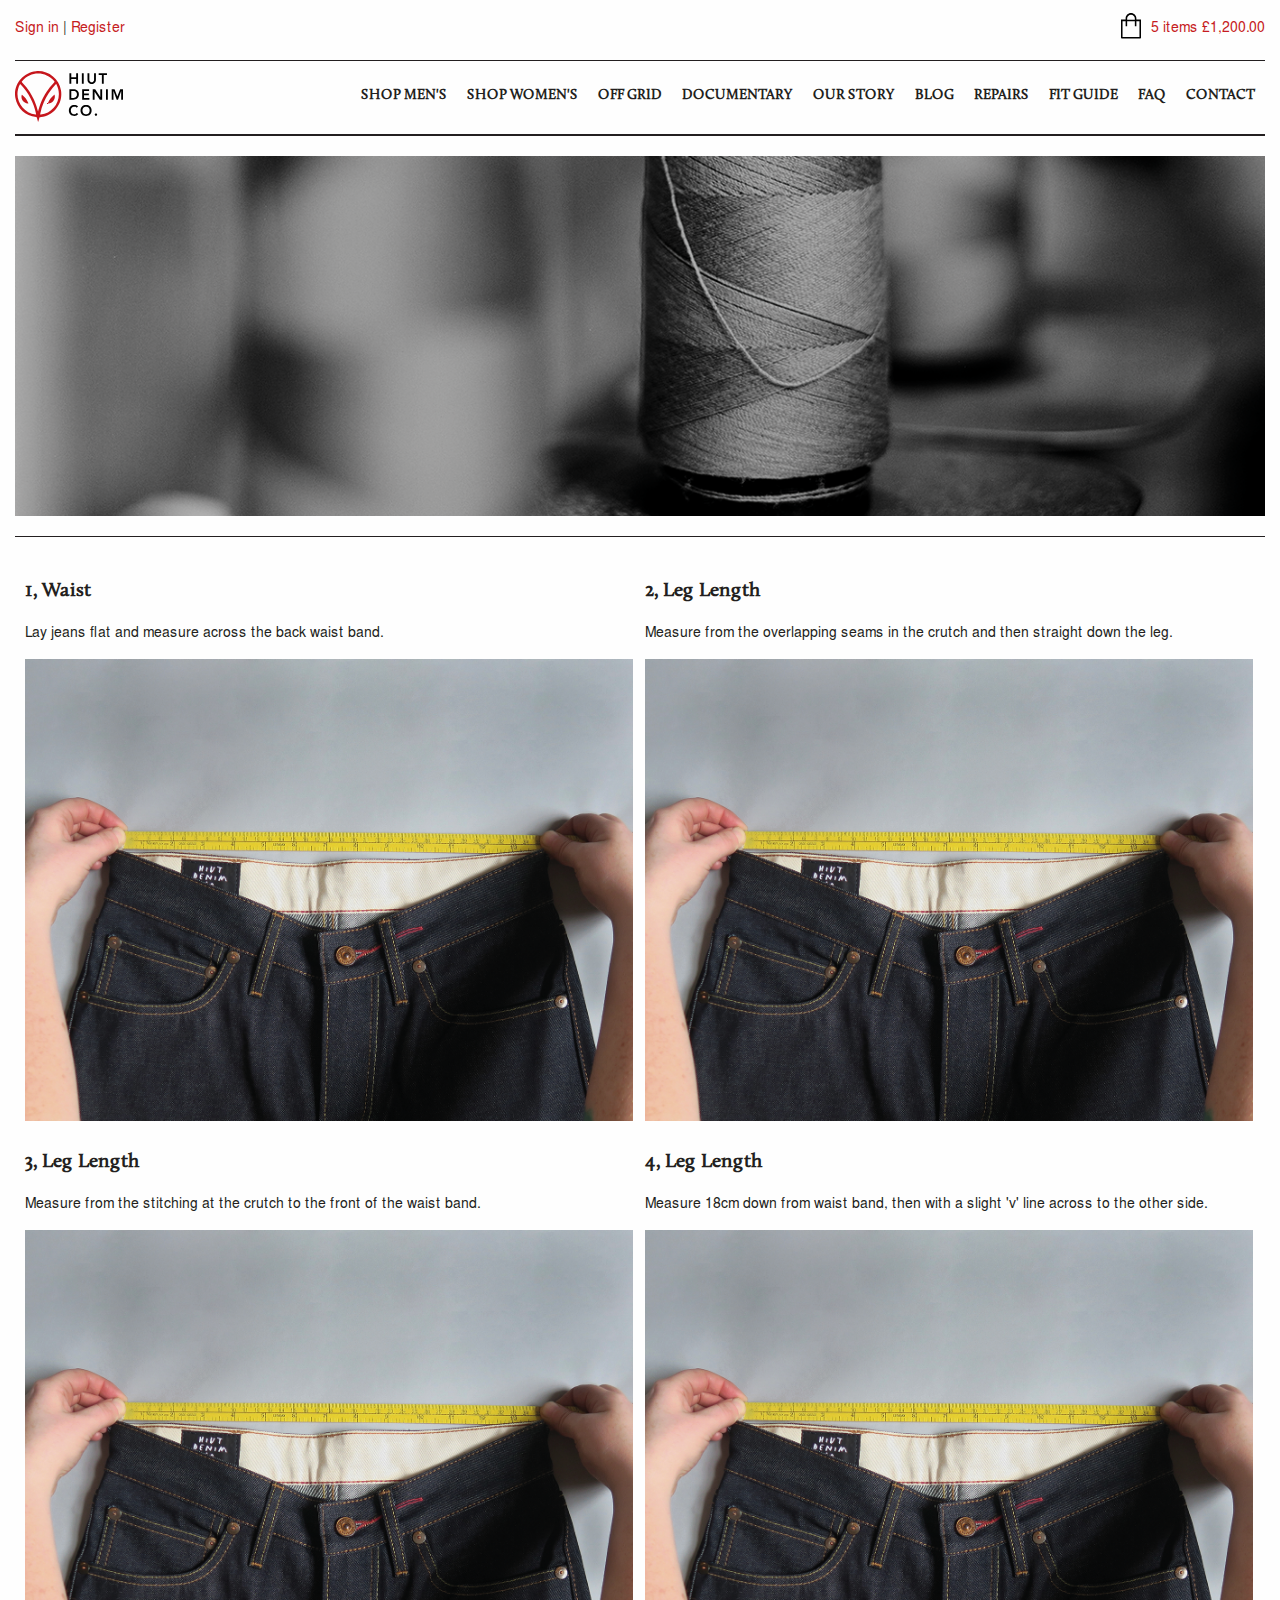
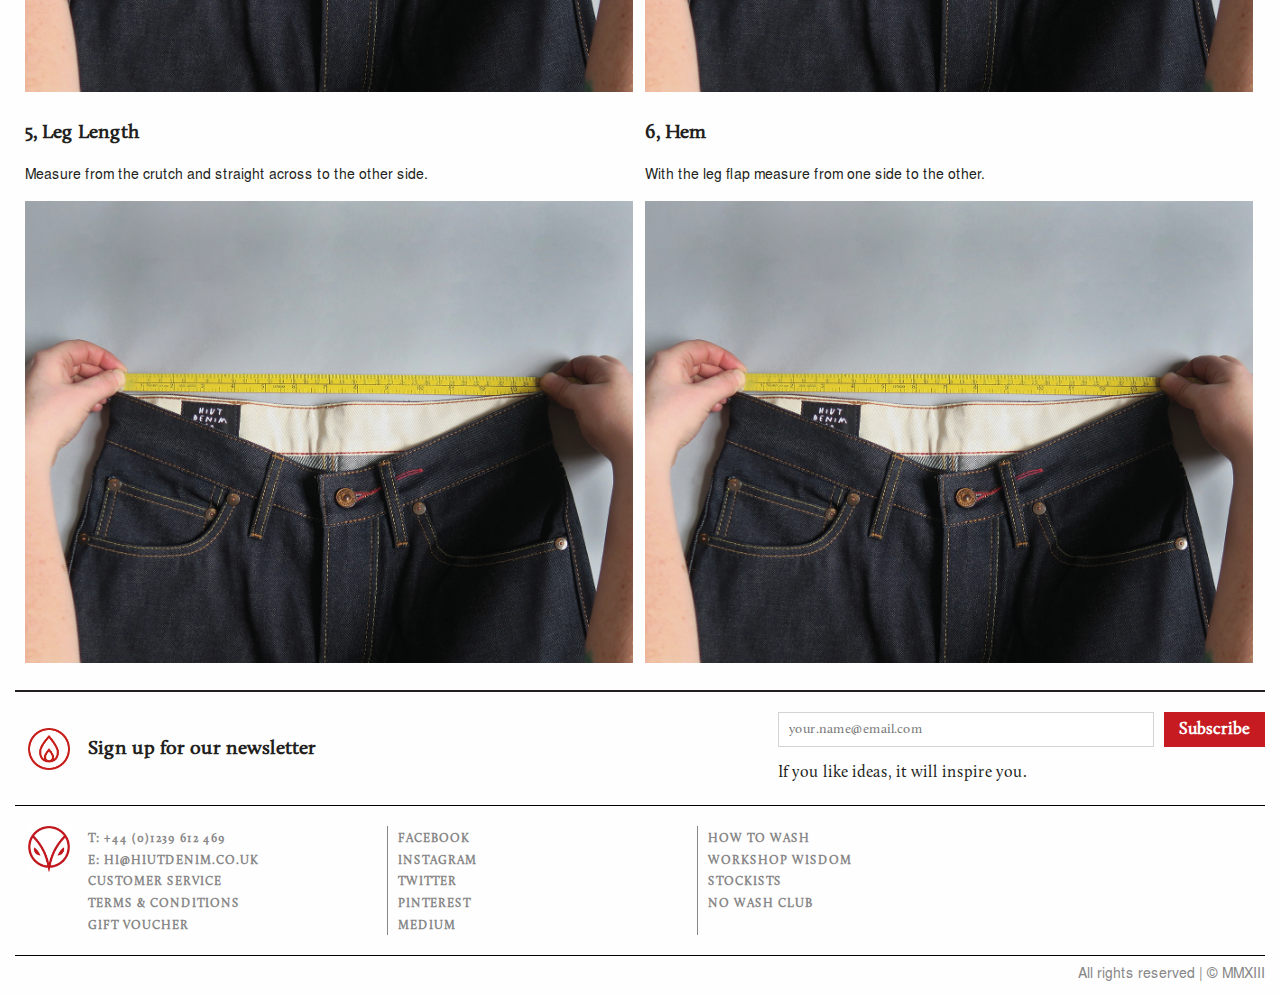
<file: fit-guide.html>
<!DOCTYPE html>
<html lang="en">
<head>
    <meta charset="UTF-8">
    <meta name="viewport" content="width=device-width, initial-scale=1.0">
    <meta http-equiv="X-UA-Compatible" content="ie=edge">
    <link rel="stylesheet" href="./assets/css/styles.css">
    <title>Fit Guide</title>
</head>
<body>
    <main class="page">
        <header class="header">
            <div class="header__top">
                <div class="header__register">
                    <a href="#">Sign in</a> | <a href="#">Register</a>
                </div>
                <div class="header__cart">
                    <a href="#"><i></i> 5 items £1,200.00</a>
                </div>
            </div><!-- /header__top-->
            <div class="header__nav-bar">
                <div class="header__logo">
                <a href="#"><img src="./assets/images/logo.svg" alt="Hiut Denim Co."></a>
                </div>
                <nav class="header__nav">
                    <div class="header__nav-wrapper">
                        <div class="header__nav-mobile">
                            <button class="header__nav-close"></button>
                            <div class="header__nav-logo"></div>
                            <div class="header__nav-register">
                                <a href="#">Sign in</a> | <a href="#">Register</a>
                            </div>
                            <div class="header__nav-cart">
                                <h5>Your Cart</h5><br>
                                <a href="#">5 items £1,200.00</a>
                            </div>
                        </div>
                        <ul class="header__nav-ul">
                            <li class="header__nav-item">
                                <a class="header__nav-link" href="#">Shop men's</a>
                            </li>
                            <li class="header__nav-item">
                                <a class="header__nav-link" href="#">Shop women's</a>
                            </li>
                            <li class="header__nav-item">
                                <a class="header__nav-link" href="#">Off grid</a>
                            </li>
                            <li class="header__nav-item">
                                <a class="header__nav-link" href="#">Documentary</a>
                            </li>
                            <li class="header__nav-item">
                                <a class="header__nav-link" href="#">Our story</a>
                            </li>
                            <li class="header__nav-item">
                                <a class="header__nav-link" href="#">Blog</a>
                            </li>
                            <li class="header__nav-item">
                                <a class="header__nav-link" href="#">Repairs</a>
                            </li>
                            <li class="header__nav-item">
                                <a class="header__nav-link" href="#">Fit Guide</a>
                            </li>
                            <li class="header__nav-item">
                                <a class="header__nav-link" href="#">FAQ</a>
                            </li>
                            <li class="header__nav-item">
                                <a class="header__nav-link" href="#">Contact</a>
                            </li>
                        </ul><!-- /header__nav-ul -->
                    </div><!-- /header__nav-wrapper -->
                </nav><!-- /header__nav -->
                <div class="hamburger hamburger--slider">
                    <div class="hamburger-box">
                        <div class="hamburger-inner"></div>
                    </div>
                </div>
            </div><!-- /header__nav-bar -->
        </header><!-- /header -->
        <section class="section">
            <div class="heading" style="background-image: url('./assets/images/banner-faq.png')"></div>
        </section>
       <section class="section">
           <div class="guide">
                <div class="guide__block">
                    <h3 class="guide__title">1, Waist</h3>
                    <p class="guide__descr">Lay jeans flat and measure across the back waist band.</p>
                    <div class="guide__img"><img src="./assets/images/Waist.png" alt="Guide"></div>
                </div>
                <div class="guide__block">
                    <h3 class="guide__title">2, Leg Length</h3>
                    <p class="guide__descr">Measure from the overlapping seams in the crutch and then straight down the leg.</p>
                    <div class="guide__img"><img src="./assets/images/Waist.png" alt="Guide"></div>
                </div>
                <div class="guide__block">
                    <h3 class="guide__title">3, Leg Length</h3>
                    <p class="guide__descr">Measure from the stitching at the crutch to the front of the waist band.</p>
                    <div class="guide__img"><img src="./assets/images/Waist.png" alt="Guide"></div>
                </div>
                <div class="guide__block">
                    <h3 class="guide__title">4, Leg Length</h3>
                    <p class="guide__descr">Measure 18cm down from waist band, then with a slight 'v' line across to the other side.</p>
                    <div class="guide__img"><img src="./assets/images/Waist.png" alt="Guide"></div>
                </div>
                <div class="guide__block">
                    <h3 class="guide__title">5, Leg Length</h3>
                    <p class="guide__descr">Measure from the crutch and straight across to the other side.</p>
                    <div class="guide__img"><img src="./assets/images/Waist.png" alt="Guide"></div>
                </div>
                <div class="guide__block">
                    <h3 class="guide__title">6, Hem</h3>
                    <p class="guide__descr">With the leg flap measure from one side to the other.</p>
                    <div class="guide__img"><img src="./assets/images/Waist.png" alt="Guide"></div>
                </div>
           </div>
       </section> 
        <footer class="footer">
            <div class="footer__subscribe">
                <div class="footer__subscribe-title">
                    <h3>
                        <i></i>
                        Sign up for our newsletter
                    </h3>
                </div>
                <div class="footer__subscribe-form">
                    <form class="subscribe" action="#">
                        <div class="subscribe__inputs">
                            <input type="text" placeholder="your.name@email.com">
                            <button class="subscribe__btn btn">Subscribe</button>
                        </div>
                        <div class="subcribe__text">If you like ideas, it will inspire you.</div>
                    </form>
                </div>
            </div>
            <div class="footer__nav-bar">
                <div class="footer__logo"></div>
                <nav class="footer__nav">
                    <ul class="footer__nav-ul">
                        <li><a href="tel:+441239612469">T: +44 (0)1239 612 469</a></li>
                        <li><a href="mailto:hi@hiutdenim.co.uk">E: HI@HIUTDENIM.CO.UK</a></li>
                        <li><a href="#">Customer Service</a></li>
                        <li><a href="#">Terms &amp; Conditions</a></li>
                        <li><a href="#">Gift Voucher</a></li>
                    </ul>
                    <ul class="footer__nav-ul">
                        <li><a href="#">Facebook</a></li>
                        <li><a href="#">Instagram</a></li>
                        <li><a href="#">Twitter</a></li>
                        <li><a href="#">Pinterest</a></li>
                        <li><a href="#">Medium</a></li>
                    </ul>
                    <ul class="footer__nav-ul">
                        <li><a href="#">How to wash</a></li>
                        <li><a href="#">Workshop wisdom</a></li>
                        <li><a href="#">Stockists</a></li>
                        <li><a href="#">No wash club</a></li>
                    </ul>
                </nav>
            </div><!-- /footer__nav-bar -->
            <div class="footer__copy-bar">All rights reserved | &copy; MMXIII</div>
        </footer>
    </main>

    <script src="./assets/js/jquery-3.4.1.min.js"></script>
    <script src="./assets/js/main.js"></script>
</body>
</html>
</file>
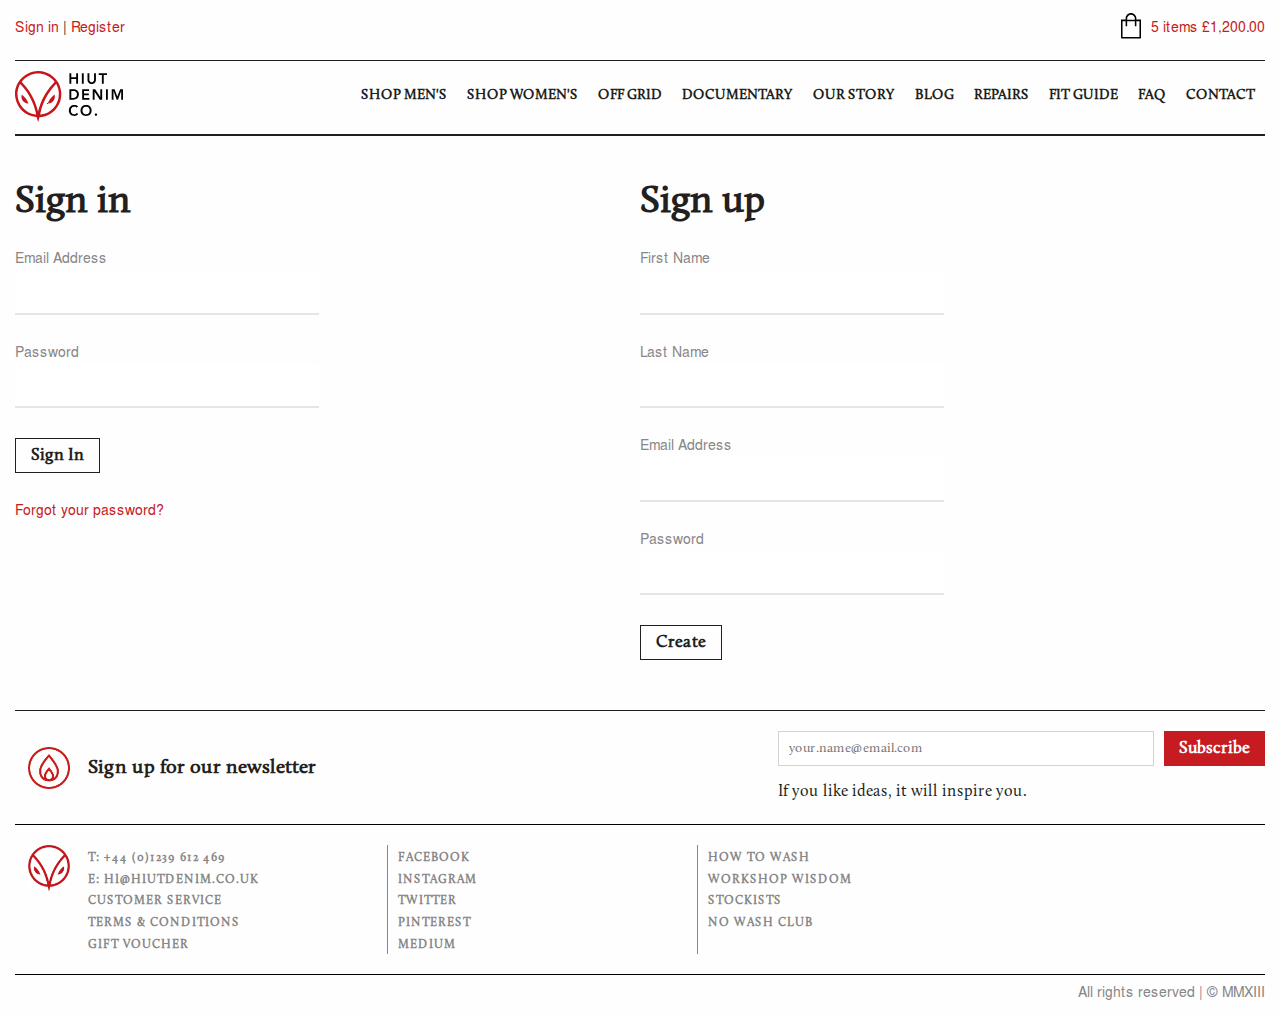
<file: login.html>
<!DOCTYPE html>
<html lang="en">
<head>
    <meta charset="UTF-8">
    <meta name="viewport" content="width=device-width, initial-scale=1.0">
    <meta http-equiv="X-UA-Compatible" content="ie=edge">
    <link rel="stylesheet" href="./assets/css/styles.css">
    <title>Login</title>
</head>
<body>
    <main class="page">
        <header class="header">
            <div class="header__top">
                <div class="header__register">
                    <a href="#">Sign in</a> | <a href="#">Register</a>
                </div>
                <div class="header__cart">
                    <a href="#"><i></i> 5 items £1,200.00</a>
                </div>
            </div><!-- /header__top-->
            <div class="header__nav-bar">
                <div class="header__logo">
                <a href="#"><img src="./assets/images/logo.svg" alt="Hiut Denim Co."></a>
                </div>
                <nav class="header__nav">
                    <div class="header__nav-wrapper">
                        <div class="header__nav-mobile">
                            <button class="header__nav-close"></button>
                            <div class="header__nav-logo"></div>
                            <div class="header__nav-register">
                                <a href="#">Sign in</a> | <a href="#">Register</a>
                            </div>
                            <div class="header__nav-cart">
                                <h5>Your Cart</h5><br>
                                <a href="#">5 items £1,200.00</a>
                            </div>
                        </div>
                        <ul class="header__nav-ul">
                            <li class="header__nav-item">
                                <a class="header__nav-link" href="#">Shop men's</a>
                            </li>
                            <li class="header__nav-item">
                                <a class="header__nav-link" href="#">Shop women's</a>
                            </li>
                            <li class="header__nav-item">
                                <a class="header__nav-link" href="#">Off grid</a>
                            </li>
                            <li class="header__nav-item">
                                <a class="header__nav-link" href="#">Documentary</a>
                            </li>
                            <li class="header__nav-item">
                                <a class="header__nav-link" href="#">Our story</a>
                            </li>
                            <li class="header__nav-item">
                                <a class="header__nav-link" href="#">Blog</a>
                            </li>
                            <li class="header__nav-item">
                                <a class="header__nav-link" href="#">Repairs</a>
                            </li>
                            <li class="header__nav-item">
                                <a class="header__nav-link" href="#">Fit Guide</a>
                            </li>
                            <li class="header__nav-item">
                                <a class="header__nav-link" href="#">FAQ</a>
                            </li>
                            <li class="header__nav-item">
                                <a class="header__nav-link" href="#">Contact</a>
                            </li>
                        </ul><!-- /header__nav-ul -->
                    </div><!-- /header__nav-wrapper -->
                </nav><!-- /header__nav -->
                <div class="hamburger hamburger--slider">
                    <div class="hamburger-box">
                        <div class="hamburger-inner"></div>
                    </div>
                </div>
            </div><!-- /header__nav-bar -->
        </header><!-- /header -->
<section class="section section__login">
    <div class="login">
        <div class="form">
            <form action="">
                <h3 class="login__title">Sign in</h3>
                <label for="">
                    Email Address
                    <input type="email">
                </label>
                <label for="">
                    Password
                    <input type="password">
                </label>
                <button class="btn btn_secondary">Sign In</button>
            </form>
            <div class="login__link"><a href="">Forgot your password?</a></div>
        </div>
        <div class="form">
            <form action="">
                <h3 class="login__title">Sign up</h3>
                <label for="">
                    First Name
                    <input type="text">
                </label>
                <label for="">
                    Last Name
                    <input type="text">
                </label>
                <label for="">
                    Email Address
                    <input type="email">
                </label>
                <label for="">
                    Password
                    <input type="password">
                </label>
                <button class="btn btn_secondary">Create</button>
            </form>
        </div>
    </div>
</section>
        <footer class="footer">
            <div class="footer__subscribe">
                <div class="footer__subscribe-title">
                    <h3>
                        <i></i>
                        Sign up for our newsletter
                    </h3>
                </div>
                <div class="footer__subscribe-form">
                    <form class="subscribe" action="#">
                        <div class="subscribe__inputs">
                            <input type="text" placeholder="your.name@email.com">
                            <button class="subscribe__btn btn">Subscribe</button>
                        </div>
                        <div class="subcribe__text">If you like ideas, it will inspire you.</div>
                    </form>
                </div>
            </div>
            <div class="footer__nav-bar">
                <div class="footer__logo"></div>
                <nav class="footer__nav">
                    <ul class="footer__nav-ul">
                        <li><a href="tel:+441239612469">T: +44 (0)1239 612 469</a></li>
                        <li><a href="mailto:hi@hiutdenim.co.uk">E: HI@HIUTDENIM.CO.UK</a></li>
                        <li><a href="#">Customer Service</a></li>
                        <li><a href="#">Terms &amp; Conditions</a></li>
                        <li><a href="#">Gift Voucher</a></li>
                    </ul>
                    <ul class="footer__nav-ul">
                        <li><a href="#">Facebook</a></li>
                        <li><a href="#">Instagram</a></li>
                        <li><a href="#">Twitter</a></li>
                        <li><a href="#">Pinterest</a></li>
                        <li><a href="#">Medium</a></li>
                    </ul>
                    <ul class="footer__nav-ul">
                        <li><a href="#">How to wash</a></li>
                        <li><a href="#">Workshop wisdom</a></li>
                        <li><a href="#">Stockists</a></li>
                        <li><a href="#">No wash club</a></li>
                    </ul>
                </nav>
            </div><!-- /footer__nav-bar -->
            <div class="footer__copy-bar">All rights reserved | &copy; MMXIII</div>
        </footer>
    </main>

    <script src="./assets/js/jquery-3.4.1.min.js"></script>
    <script src="./assets/js/main.js"></script>
</body>
</html>
</file>
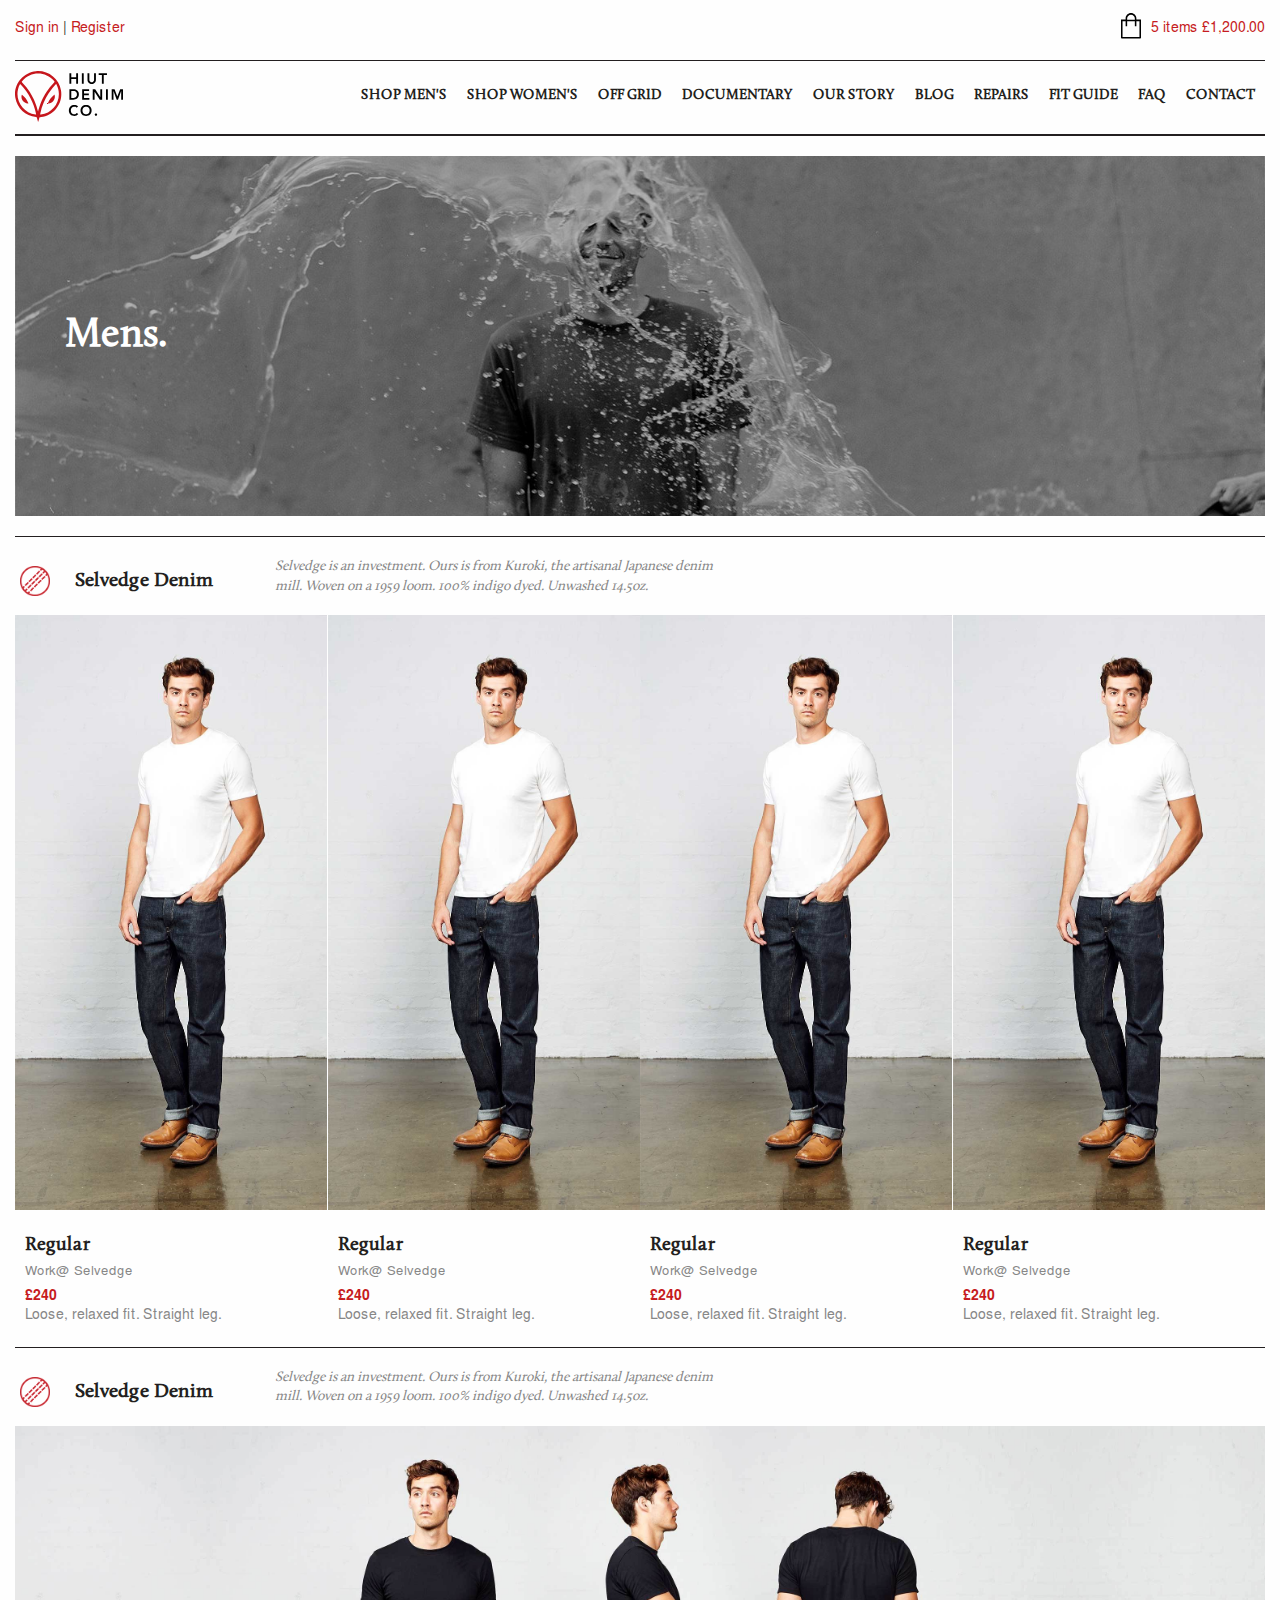
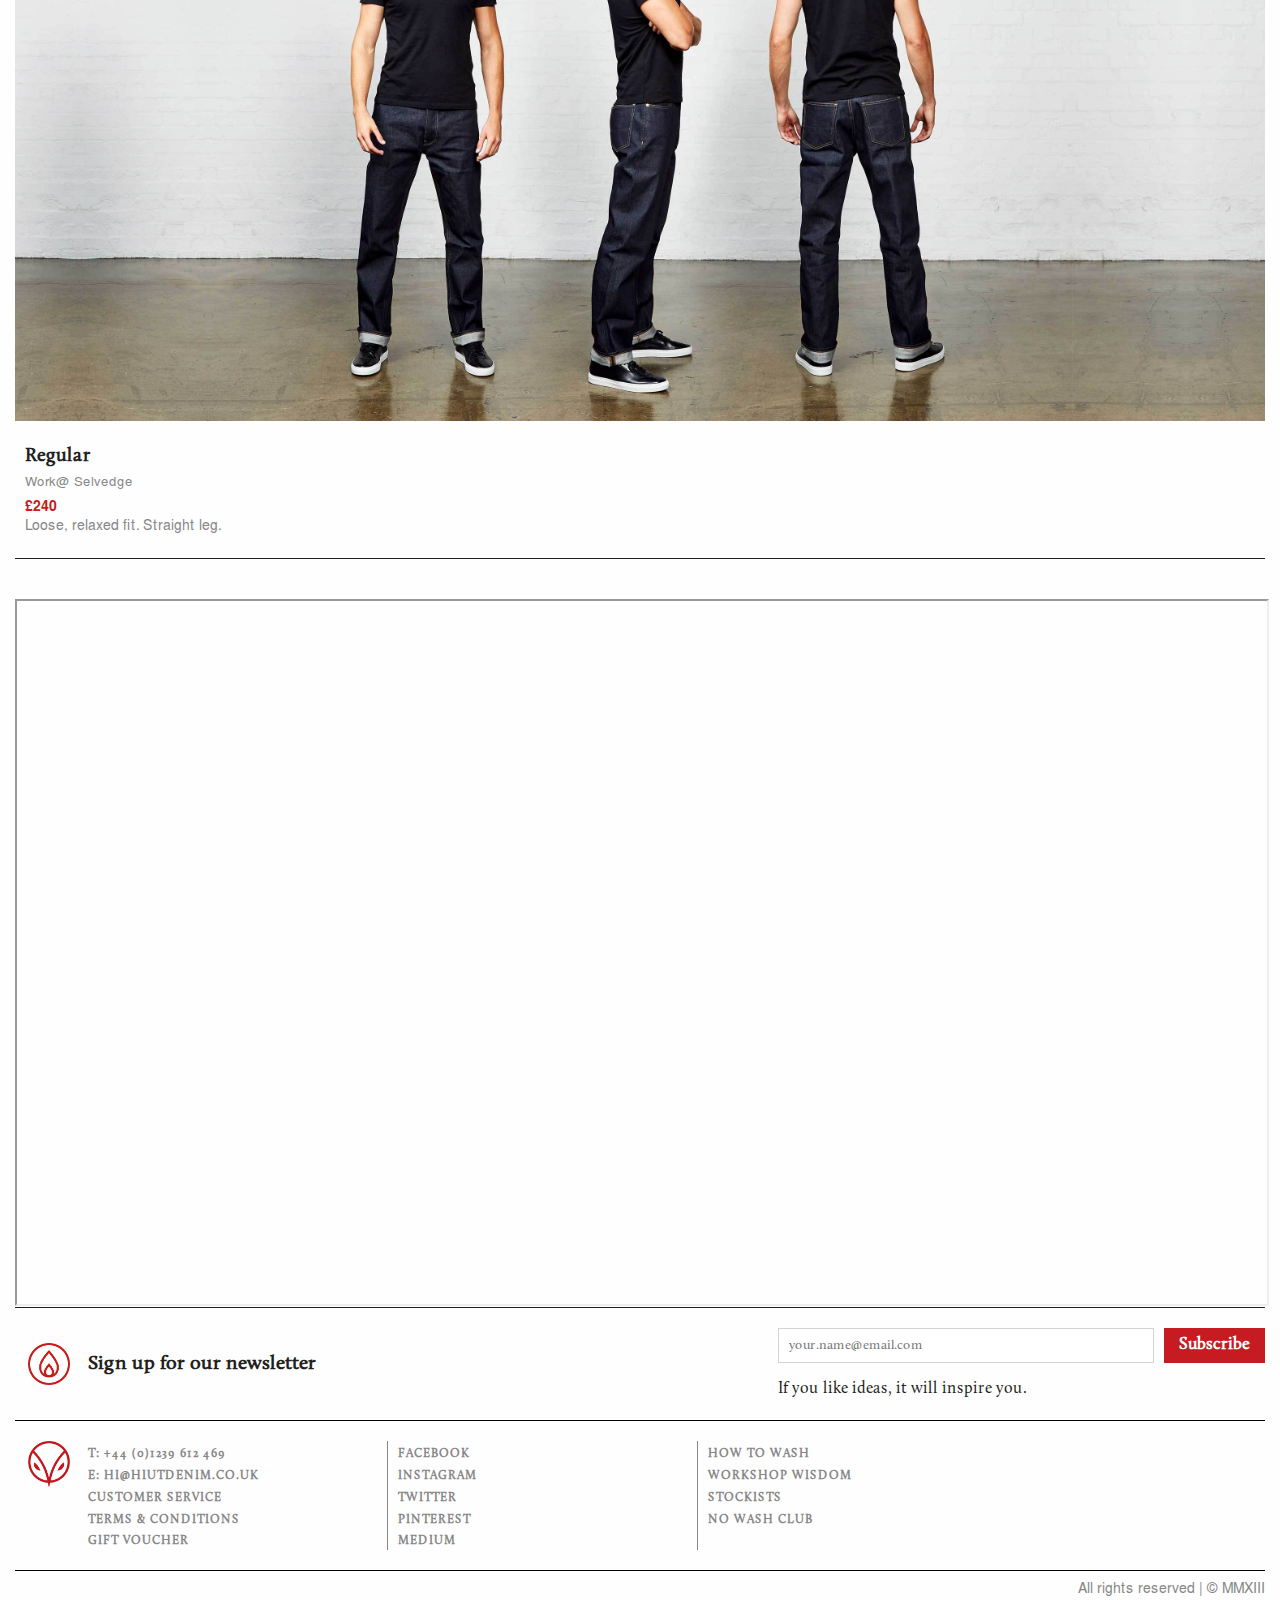
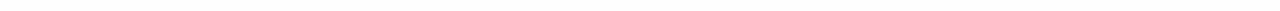
<file: mens.html>
<!DOCTYPE html>
<html lang="en">
<head>
    <meta charset="UTF-8">
    <meta name="viewport" content="width=device-width, initial-scale=1.0">
    <meta http-equiv="X-UA-Compatible" content="ie=edge">
    <link rel="stylesheet" href="./assets/css/styles.css">
    <title>Men's</title>
</head>
<body>
    <main class="page">
        <header class="header">
            <div class="header__top">
                <div class="header__register">
                    <a href="#">Sign in</a> | <a href="#">Register</a>
                </div>
                <div class="header__cart">
                    <a href="#"><i></i> 5 items £1,200.00</a>
                </div>
            </div><!-- /header__top-->
            <div class="header__nav-bar">
                <div class="header__logo">
                <a href="#"><img src="./assets/images/logo.svg" alt="Hiut Denim Co."></a>
                </div>
                <nav class="header__nav">
                    <div class="header__nav-wrapper">
                        <div class="header__nav-mobile">
                            <button class="header__nav-close"></button>
                            <div class="header__nav-logo"></div>
                            <div class="header__nav-register">
                                <a href="#">Sign in</a> | <a href="#">Register</a>
                            </div>
                            <div class="header__nav-cart">
                                <h5>Your Cart</h5><br>
                                <a href="#">5 items £1,200.00</a>
                            </div>
                        </div>
                        <ul class="header__nav-ul">
                            <li class="header__nav-item">
                                <a class="header__nav-link" href="#">Shop men's</a>
                            </li>
                            <li class="header__nav-item">
                                <a class="header__nav-link" href="#">Shop women's</a>
                            </li>
                            <li class="header__nav-item">
                                <a class="header__nav-link" href="#">Off grid</a>
                            </li>
                            <li class="header__nav-item">
                                <a class="header__nav-link" href="#">Documentary</a>
                            </li>
                            <li class="header__nav-item">
                                <a class="header__nav-link" href="#">Our story</a>
                            </li>
                            <li class="header__nav-item">
                                <a class="header__nav-link" href="#">Blog</a>
                            </li>
                            <li class="header__nav-item">
                                <a class="header__nav-link" href="#">Repairs</a>
                            </li>
                            <li class="header__nav-item">
                                <a class="header__nav-link" href="#">Fit Guide</a>
                            </li>
                            <li class="header__nav-item">
                                <a class="header__nav-link" href="#">FAQ</a>
                            </li>
                            <li class="header__nav-item">
                                <a class="header__nav-link" href="#">Contact</a>
                            </li>
                        </ul><!-- /header__nav-ul -->
                    </div><!-- /header__nav-wrapper -->
                </nav><!-- /header__nav -->
                <div class="hamburger hamburger--slider">
                    <div class="hamburger-box">
                        <div class="hamburger-inner"></div>
                    </div>
                </div>
            </div><!-- /header__nav-bar -->
        </header><!-- /header -->
        <section class="section">
            <div class="heading" style="background-image: url('./assets/images/tieser.jpg')">
                <div class="heading__text">
                    <h2>Mens.</h2>
                </div>
            </div>
        </section>
        <section class="section section-mens">
            <div class="mens-first">
                <div class="mens__title">
                    <h3 class="mens__title-name">
                        <i></i>
                        Selvedge Denim
                    </h3>
                    <div class="mens__title-descr">
                        Selvedge is an investment. Ours is from Kuroki, the artisanal Japanese denim mill. Woven on a 1959 loom. 100% indigo dyed. Unwashed 14.5oz.
                    </div>
                </div>
                <div class="mens__block">
                    <a class="img__block">
                        <div class="mens__img">
                            <img src="./assets/images/MS1.jpg" alt="Product">
                            <div class="mens__wrapper">
                                <h4 class="mens__style">Regular</h4>
                                <div class="mens__model">Work@ Selvedge</div>
                                <div class="mens__price">£240</div>
                                <div class="mens__descr">Loose, relaxed fit. Straight leg.</div>
                            </div>
                        </div>
                    </a>
                    <a class="img__block">
                        <div class="mens__img">
                            <img src="./assets/images/MS1.jpg" alt="Product">
                            <div class="mens__wrapper">
                                <h4 class="mens__style">Regular</h4>
                                <div class="mens__model">Work@ Selvedge</div>
                                <div class="mens__price">£240</div>
                                <div class="mens__descr">Loose, relaxed fit. Straight leg.</div>
                            </div>
                        </div>
                    </a>
                    <a class="img__block">
                        <div class="mens__img">
                            <img src="./assets/images/MS1.jpg" alt="Product">
                            <div class="mens__wrapper">
                                <h4 class="mens__style">Regular</h4>
                                <div class="mens__model">Work@ Selvedge</div>
                                <div class="mens__price">£240</div>
                                <div class="mens__descr">Loose, relaxed fit. Straight leg.</div>
                            </div>
                        </div>
                    </a>
                    <a class="img__block">
                        <div class="mens__img">
                            <img src="./assets/images/MS1.jpg" alt="Product">
                            <div class="mens__wrapper">
                                <h4 class="mens__style">Regular</h4>
                                <div class="mens__model">Work@ Selvedge</div>
                                <div class="mens__price">£240</div>
                                <div class="mens__descr">Loose, relaxed fit. Straight leg.</div>
                            </div>
                        </div>
                    </a>
                </div>
            </div>
            <div class="mens-second">
                <div class="mens__title">
                    <h3 class="mens__title-name">
                        <i></i>
                        Selvedge Denim
                    </h3>
                    <div class="mens__title-descr">
                        Selvedge is an investment. Ours is from Kuroki, the artisanal Japanese denim mill. Woven on a 1959 loom. 100% indigo dyed. Unwashed 14.5oz.
                    </div>
                </div>
                <div class="mens__block">
                    <a class="img__block">
                        <div class="mens__img">
                            <img src="./assets/images/AndersonC.jpg" alt="Product">
                            <div class="mens__wrapper">
                                <h4 class="mens__style">Regular</h4>
                                <div class="mens__model">Work@ Selvedge</div>
                                <div class="mens__price">£240</div>
                                <div class="mens__descr">Loose, relaxed fit. Straight leg.</div>
                            </div>
                        </div>
                    </a>
                </div>
            </div>
        </section>
        <section class="section section_video no-border">
            <div class="video">
                <iframe width="560" height="315" src="https://www.youtube.com/embed/CD-C8V8NNlo" allow="accelerometer; autoplay; encrypted-media; gyroscope; picture-in-picture" allowfullscreen=""></iframe>
            </div>
        </section>
        <footer class="footer">
            <div class="footer__subscribe">
                <div class="footer__subscribe-title">
                    <h3>
                        <i></i>
                        Sign up for our newsletter
                    </h3>
                </div>
                <div class="footer__subscribe-form">
                    <form class="subscribe" action="#">
                        <div class="subscribe__inputs">
                            <input type="text" placeholder="your.name@email.com">
                            <button class="subscribe__btn btn">Subscribe</button>
                        </div>
                        <div class="subcribe__text">If you like ideas, it will inspire you.</div>
                    </form>
                </div>
            </div>
            <div class="footer__nav-bar">
                <div class="footer__logo"></div>
                <nav class="footer__nav">
                    <ul class="footer__nav-ul">
                        <li><a href="tel:+441239612469">T: +44 (0)1239 612 469</a></li>
                        <li><a href="mailto:hi@hiutdenim.co.uk">E: HI@HIUTDENIM.CO.UK</a></li>
                        <li><a href="#">Customer Service</a></li>
                        <li><a href="#">Terms &amp; Conditions</a></li>
                        <li><a href="#">Gift Voucher</a></li>
                    </ul>
                    <ul class="footer__nav-ul">
                        <li><a href="#">Facebook</a></li>
                        <li><a href="#">Instagram</a></li>
                        <li><a href="#">Twitter</a></li>
                        <li><a href="#">Pinterest</a></li>
                        <li><a href="#">Medium</a></li>
                    </ul>
                    <ul class="footer__nav-ul">
                        <li><a href="#">How to wash</a></li>
                        <li><a href="#">Workshop wisdom</a></li>
                        <li><a href="#">Stockists</a></li>
                        <li><a href="#">No wash club</a></li>
                    </ul>
                </nav>
            </div><!-- /footer__nav-bar -->
            <div class="footer__copy-bar">All rights reserved | &copy; MMXIII</div>
        </footer>
    </main>

    <script src="./assets/js/jquery-3.4.1.min.js"></script>
    <script src="./assets/js/main.js"></script>
</body>
</html>
</file>
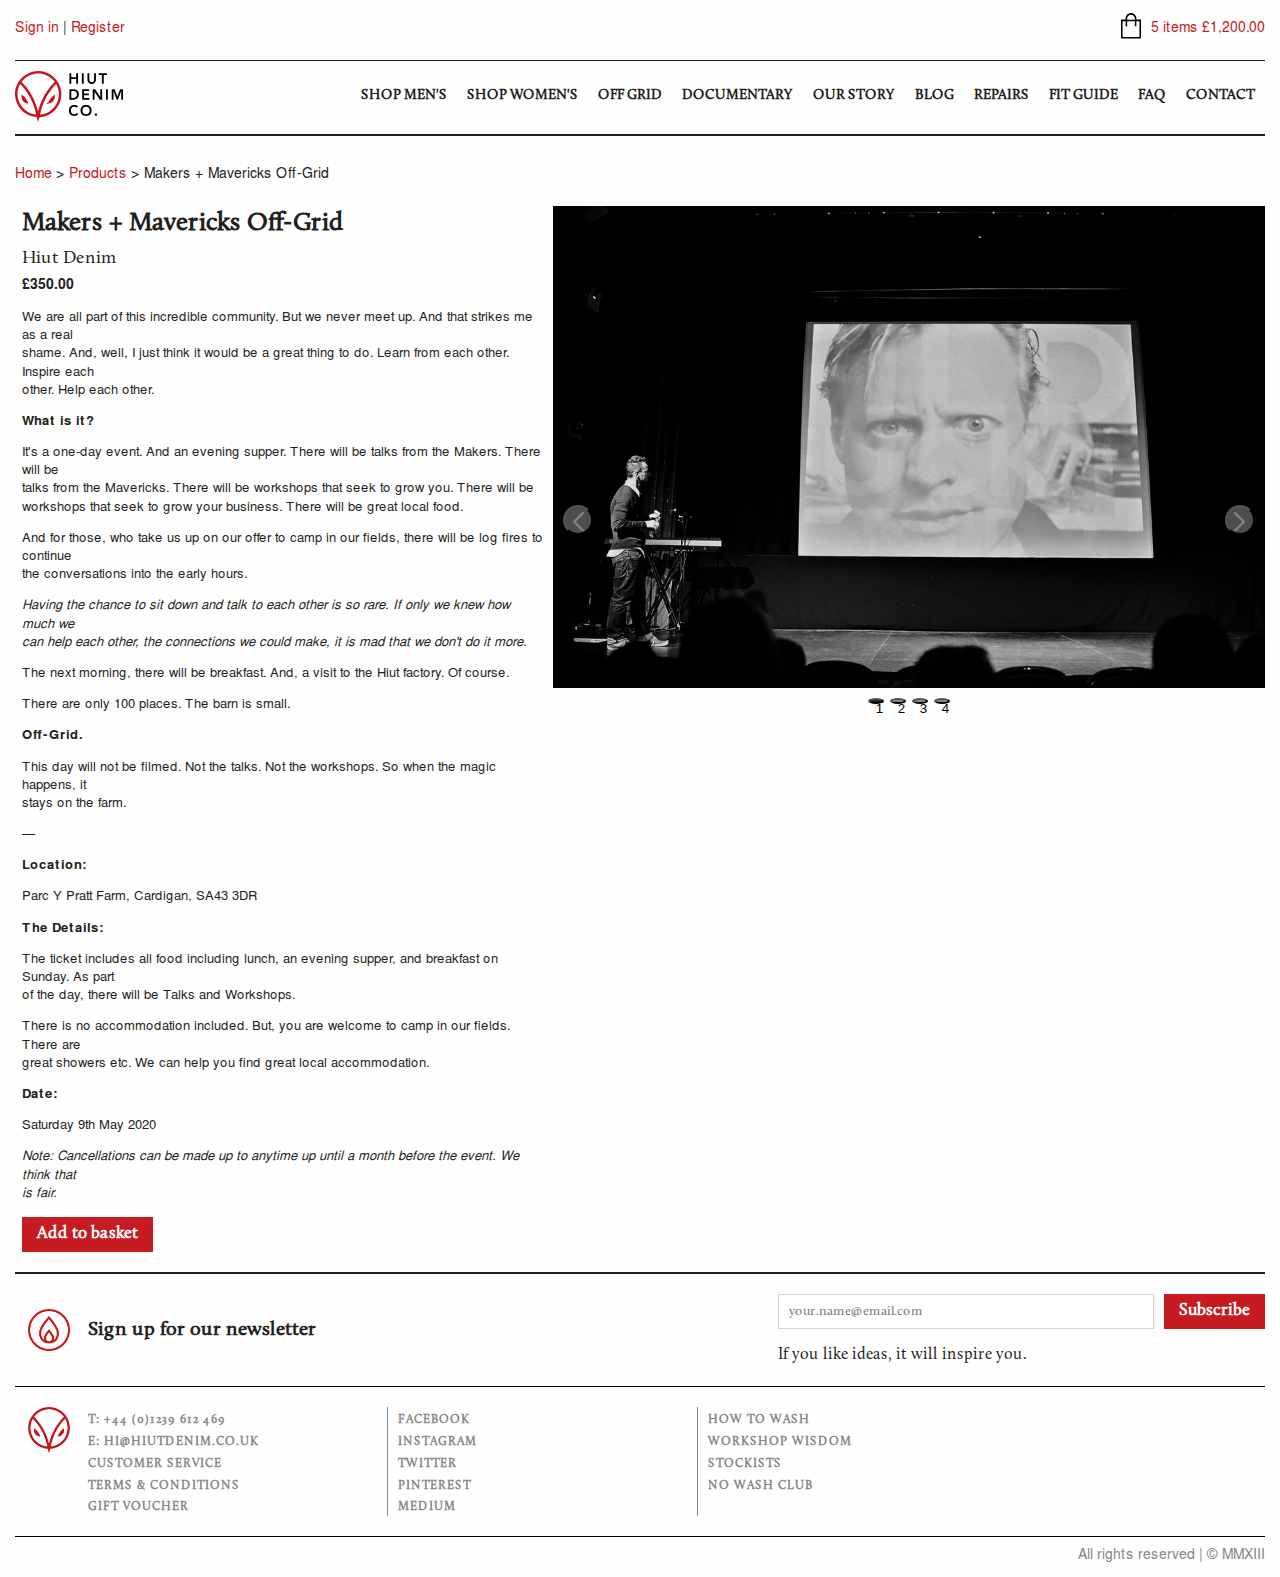
<file: product-v1.html>
<!DOCTYPE html>
<html lang="en">
<head>
    <meta charset="UTF-8">
    <meta name="viewport" content="width=device-width, initial-scale=1.0">
    <meta http-equiv="X-UA-Compatible" content="ie=edge">
    <link rel="stylesheet" href="./assets/css/styles.css">
    <link rel="stylesheet" href="./assets/css/slick.css">
    <title>Product V1</title>
</head>
<body>
    <main class="page">
        <header class="header">
            <div class="header__top">
                <div class="header__register">
                    <a href="#">Sign in</a> | <a href="#">Register</a>
                </div>
                <div class="header__cart">
                    <a href="#"><i></i> 5 items £1,200.00</a>
                </div>
            </div><!-- /header__top-->
            <div class="header__nav-bar">
                <div class="header__logo">
                <a href="#"><img src="./assets/images/logo.svg" alt="Hiut Denim Co."></a>
                </div>
                <nav class="header__nav">
                    <div class="header__nav-wrapper">
                        <div class="header__nav-mobile">
                            <button class="header__nav-close"></button>
                            <div class="header__nav-logo"></div>
                            <div class="header__nav-register">
                                <a href="#">Sign in</a> | <a href="#">Register</a>
                            </div>
                            <div class="header__nav-cart">
                                <h5>Your Cart</h5><br>
                                <a href="#">5 items £1,200.00</a>
                            </div>
                        </div>
                        <ul class="header__nav-ul">
                            <li class="header__nav-item">
                                <a class="header__nav-link" href="#">Shop men's</a>
                            </li>
                            <li class="header__nav-item">
                                <a class="header__nav-link" href="#">Shop women's</a>
                            </li>
                            <li class="header__nav-item">
                                <a class="header__nav-link" href="#">Off grid</a>
                            </li>
                            <li class="header__nav-item">
                                <a class="header__nav-link" href="#">Documentary</a>
                            </li>
                            <li class="header__nav-item">
                                <a class="header__nav-link" href="#">Our story</a>
                            </li>
                            <li class="header__nav-item">
                                <a class="header__nav-link" href="#">Blog</a>
                            </li>
                            <li class="header__nav-item">
                                <a class="header__nav-link" href="#">Repairs</a>
                            </li>
                            <li class="header__nav-item">
                                <a class="header__nav-link" href="#">Fit Guide</a>
                            </li>
                            <li class="header__nav-item">
                                <a class="header__nav-link" href="#">FAQ</a>
                            </li>
                            <li class="header__nav-item">
                                <a class="header__nav-link" href="#">Contact</a>
                            </li>
                        </ul><!-- /header__nav-ul -->
                    </div><!-- /header__nav-wrapper -->
                </nav><!-- /header__nav -->
                <div class="hamburger hamburger--slider">
                    <div class="hamburger-box">
                        <div class="hamburger-inner"></div>
                    </div>
                </div>
            </div><!-- /header__nav-bar -->
        </header><!-- /header -->
        <nav>
            <ul class="product-ul">
                <li>
                    <a href="#">Home</a>
                    >
                </li>
                <li>
                    <a href="#">Products</a>
                    >
                </li>
                <li>Makers + Mavericks Off-Grid</li>
            </ul>
        </nav>
        <section class="section product">
           <div class="product__text">
                <h2 class="product__title">Makers + Mavericks Off-Grid</h2>
                <div class="product__model">Hiut Denim</div>
                <div class="product__price">£350.00</div>
                <div class="product__text-all">
                    <p>We are all part of this incredible community. But we never meet up. And that strikes me as a real<br>
                         shame. And, well, I just think it would be a great thing to do. Learn from each other. Inspire each<br>
                          other. Help each other.
                    </p>
                    <p>
                        <strong>What is it?</strong>
                    </p>
                    <p>
                        It's a one-day event. And an evening supper. There will be talks from the Makers. There will be<br>
                         talks from the Mavericks. There will be workshops that seek to grow you. There will be<br>
                            workshops that seek to grow your business. There will be great local food.
                    </p>
                    <p>
                        And for those, who take us up on our offer to camp in our fields, there will be log fires to continue<br>
                            the conversations into the early hours.
                    </p>
                    <i>Having the chance to sit down and talk to each other is so rare. If only we knew how much we<br>
                         can help each other, the connections we could make, it is mad that we don't do it more.
                    </i>
                    <p>
                        The next morning, there will be breakfast. And, a visit to the Hiut factory. Of course.
                    </p>
                    <p>
                        There are only 100 places. The barn is small.
                    </p>
                    <p>
                        <strong>Off-Grid.</strong>
                    </p>
                    <p>
                        This day will not be filmed. Not the talks. Not the workshops. So when the magic happens, it<br>
                        stays on the farm.
                    </p>
                    <p>—</p>
                    <p><strong>Location:</strong></p>
                    <p>Parc Y Pratt Farm, Cardigan, SA43 3DR</p>
                    <p><strong>The Details:</strong></p>
                    <p>The ticket includes all food including lunch, an evening supper, and breakfast on Sunday. As part<br>
                         of the day, there will be Talks and Workshops.
                    </p>
                    <p>There is no accommodation included. But, you are welcome to camp in our fields. There are<br>
                        great showers etc. We can help you find great local accommodation.
                    </p>
                    <p><strong>Date:</strong></p>
                    <p>Saturday 9th May 2020</p>
                    <p><i>Note: Cancellations can be made up to anytime up until a month before the event. We think that<br>
                         is fair.
                        </i>
                    </p>
                    <button class="btn">Add to basket</button>
                </div>
           </div>
           <div class="gallery">
                <div><img src="./assets/images/eb056990-7559-4b80-a673-e092aa8b989a_1024x1024.jpg" alt="Image"></div>
                <div><img src="./assets/images/eb056990-7559-4b80-a673-e092aa8b989a_1024x1024.jpg" alt="Image"></div>
                <div><img src="./assets/images/eb056990-7559-4b80-a673-e092aa8b989a_1024x1024.jpg" alt="Image"></div>
                <div><img src="./assets/images/eb056990-7559-4b80-a673-e092aa8b989a_1024x1024.jpg" alt="Image"></div>
            </div>
        </section>
        <footer class="footer">
            <div class="footer__subscribe">
                <div class="footer__subscribe-title">
                    <h3>
                        <i></i>
                        Sign up for our newsletter
                    </h3>
                </div>
                <div class="footer__subscribe-form">
                    <form class="subscribe" action="#">
                        <div class="subscribe__inputs">
                            <input type="text" placeholder="your.name@email.com">
                            <button class="subscribe__btn btn">Subscribe</button>
                        </div>
                        <div class="subcribe__text">If you like ideas, it will inspire you.</div>
                    </form>
                </div>
            </div>
            <div class="footer__nav-bar">
                <div class="footer__logo"></div>
                <nav class="footer__nav">
                    <ul class="footer__nav-ul">
                        <li><a href="tel:+441239612469">T: +44 (0)1239 612 469</a></li>
                        <li><a href="mailto:hi@hiutdenim.co.uk">E: HI@HIUTDENIM.CO.UK</a></li>
                        <li><a href="#">Customer Service</a></li>
                        <li><a href="#">Terms &amp; Conditions</a></li>
                        <li><a href="#">Gift Voucher</a></li>
                    </ul>
                    <ul class="footer__nav-ul">
                        <li><a href="#">Facebook</a></li>
                        <li><a href="#">Instagram</a></li>
                        <li><a href="#">Twitter</a></li>
                        <li><a href="#">Pinterest</a></li>
                        <li><a href="#">Medium</a></li>
                    </ul>
                    <ul class="footer__nav-ul">
                        <li><a href="#">How to wash</a></li>
                        <li><a href="#">Workshop wisdom</a></li>
                        <li><a href="#">Stockists</a></li>
                        <li><a href="#">No wash club</a></li>
                    </ul>
                </nav>
            </div><!-- /footer__nav-bar -->
            <div class="footer__copy-bar">All rights reserved | &copy; MMXIII</div>
        </footer>
    </main>

    <script src="./assets/js/jquery-3.4.1.min.js"></script>
    <script src="./assets/js/slick.min.js"></script>
    <script src="./assets/js/main.js"></script>
</body>
</html>
</file>
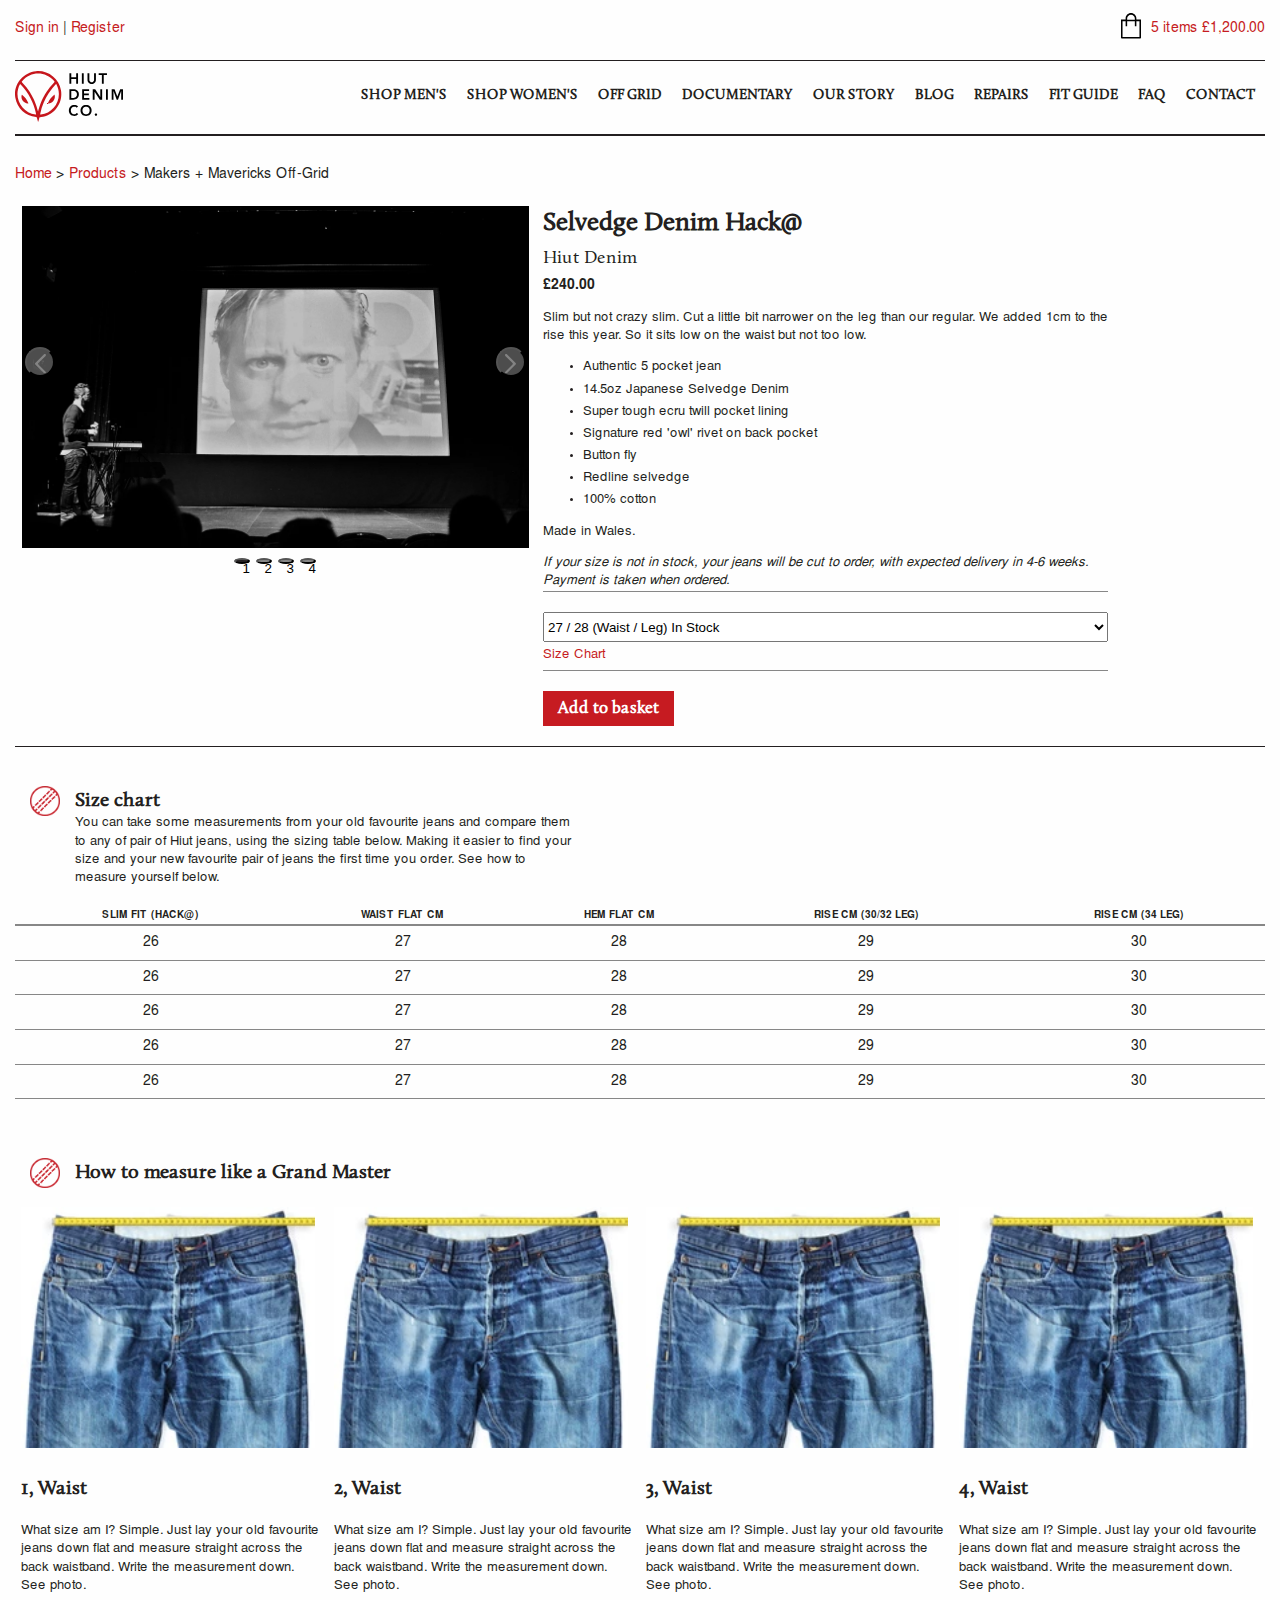
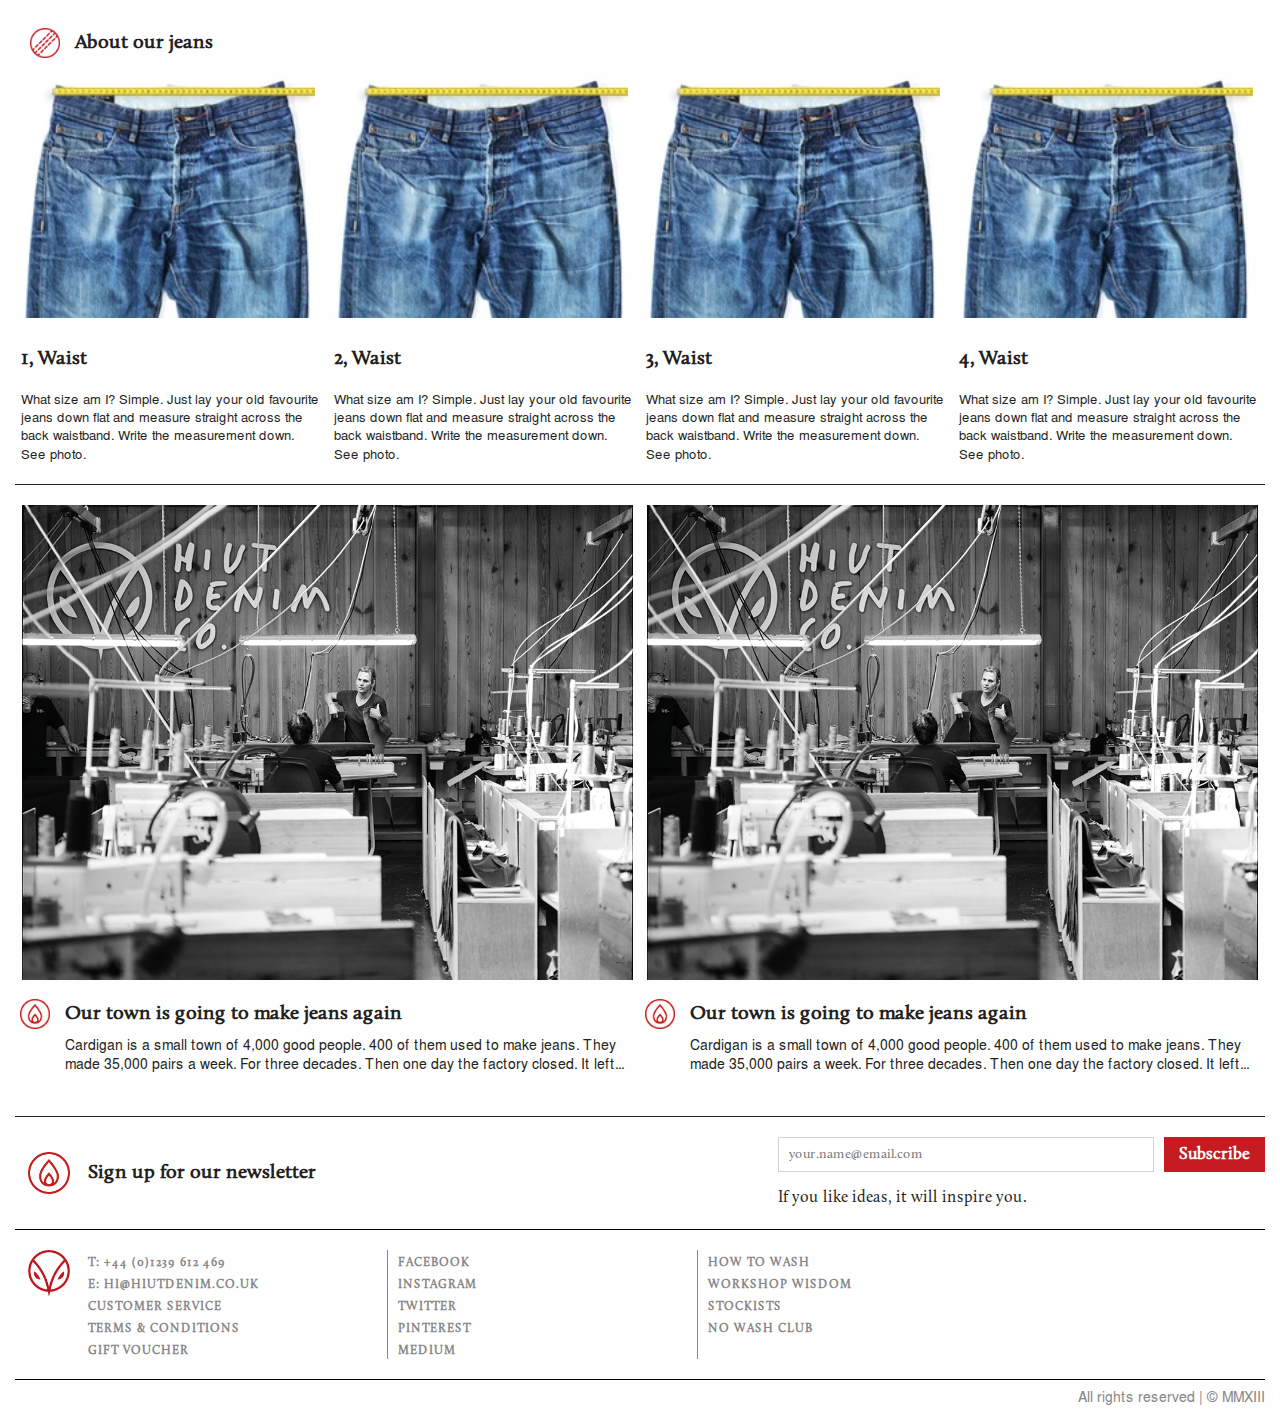
<file: product-v2.html>
<!DOCTYPE html>
<html lang="en">
<head>
    <meta charset="UTF-8">
    <meta name="viewport" content="width=device-width, initial-scale=1.0">
    <meta http-equiv="X-UA-Compatible" content="ie=edge">
    <link rel="stylesheet" href="./assets/css/styles.css">
    <link rel="stylesheet" href="./assets/css/slick.css">
    <title>Product V1</title>
</head>
<body>
    <main class="page">
        <header class="header">
            <div class="header__top">
                <div class="header__register">
                    <a href="#">Sign in</a> | <a href="#">Register</a>
                </div>
                <div class="header__cart">
                    <a href="#"><i></i> 5 items £1,200.00</a>
                </div>
            </div><!-- /header__top-->
            <div class="header__nav-bar">
                <div class="header__logo">
                <a href="#"><img src="./assets/images/logo.svg" alt="Hiut Denim Co."></a>
                </div>
                <nav class="header__nav">
                    <div class="header__nav-wrapper">
                        <div class="header__nav-mobile">
                            <button class="header__nav-close"></button>
                            <div class="header__nav-logo"></div>
                            <div class="header__nav-register">
                                <a href="#">Sign in</a> | <a href="#">Register</a>
                            </div>
                            <div class="header__nav-cart">
                                <h5>Your Cart</h5><br>
                                <a href="#">5 items £1,200.00</a>
                            </div>
                        </div>
                        <ul class="header__nav-ul">
                            <li class="header__nav-item">
                                <a class="header__nav-link" href="#">Shop men's</a>
                            </li>
                            <li class="header__nav-item">
                                <a class="header__nav-link" href="#">Shop women's</a>
                            </li>
                            <li class="header__nav-item">
                                <a class="header__nav-link" href="#">Off grid</a>
                            </li>
                            <li class="header__nav-item">
                                <a class="header__nav-link" href="#">Documentary</a>
                            </li>
                            <li class="header__nav-item">
                                <a class="header__nav-link" href="#">Our story</a>
                            </li>
                            <li class="header__nav-item">
                                <a class="header__nav-link" href="#">Blog</a>
                            </li>
                            <li class="header__nav-item">
                                <a class="header__nav-link" href="#">Repairs</a>
                            </li>
                            <li class="header__nav-item">
                                <a class="header__nav-link" href="#">Fit Guide</a>
                            </li>
                            <li class="header__nav-item">
                                <a class="header__nav-link" href="#">FAQ</a>
                            </li>
                            <li class="header__nav-item">
                                <a class="header__nav-link" href="#">Contact</a>
                            </li>
                        </ul><!-- /header__nav-ul -->
                    </div><!-- /header__nav-wrapper -->
                </nav><!-- /header__nav -->
                <div class="hamburger hamburger--slider">
                    <div class="hamburger-box">
                        <div class="hamburger-inner"></div>
                    </div>
                </div>
            </div><!-- /header__nav-bar -->
        </header><!-- /header -->
        <nav>
            <ul class="product-ul">
                <li>
                    <a href="#">Home</a>
                    >
                </li>
                <li>
                    <a href="#">Products</a>
                    >
                </li>
                <li>Makers + Mavericks Off-Grid</li>
            </ul>
        </nav>
        <section class="section product">
                <div class="gallery product-gallery">
                    <div><img src="./assets/images/eb056990-7559-4b80-a673-e092aa8b989a_1024x1024.jpg" alt="Image"></div>
                    <div><img src="./assets/images/eb056990-7559-4b80-a673-e092aa8b989a_1024x1024.jpg" alt="Image"></div>
                    <div><img src="./assets/images/eb056990-7559-4b80-a673-e092aa8b989a_1024x1024.jpg" alt="Image"></div>
                    <div><img src="./assets/images/eb056990-7559-4b80-a673-e092aa8b989a_1024x1024.jpg" alt="Image"></div>
                </div>
            <div class="product__text">
                 <h2 class="product__title">Selvedge Denim Hack@</h2>
                 <div class="product__model">Hiut Denim</div>
                 <div class="product__price">£240.00</div>
                 <div class="product__text-all">
                     <p>Slim but not crazy slim. Cut a little bit narrower on the leg than our regular. We added 1cm to the<br> 
                        rise this year. So it sits low on the waist but not too low.
                     </p>
                     <ul class="product__text-ul">
                         <li class="product__text-li">Authentic 5 pocket jean</li>
                         <li class="product__text-li">14.5oz Japanese Selvedge Denim</li>
                         <li class="product__text-li">Super tough ecru twill pocket lining</li>
                         <li class="product__text-li">Signature red 'owl' rivet on back pocket</li>
                         <li class="product__text-li">Button fly</li>
                         <li class="product__text-li">Redline selvedge</li>
                         <li class="product__text-li">100% cotton</li>
                     </ul>
                     <p>
                        Made in Wales.
                    </p>
                     <i>If your size is not in stock, your jeans will be cut to order, with expected delivery in 4-6 weeks.<br>
                         Payment is taken when ordered.
                     </i>
                     <div class="product__border">
                        <select name="" id="">
                            <option value="">27 / 28 (Waist / Leg) In Stock</option>
                            <option value="">28 / 30 (Waist / Leg) Shipping 4-6 Weeks</option>                         
                        </select>
                        <a href="#">Size Chart</a>
                     </div>
                     <button class="btn">Add to basket</button>
                 </div>
            </div>
         </section>
         <section class="section section-table">
                 <div class="table__title">
                    <h3>
                        <i style="background-image: url('./assets/images/icon-denim.png');"></i>
                        Size chart
                    </h3>
                    <div class="table__title-descr">
                        You can take some measurements from your old favourite jeans and compare them to any of pair of Hiut jeans, using the sizing table below. Making it easier to find your size and your new favourite pair of jeans the first time you order. See how to measure yourself below.
                    </div>
                 </div>
                 <div class="table-main">
                    <table>
                        <thead>
                            <tr>
                                <th>SLIM FIT (HACK@)</th>
                                <th>WAIST FLAT CM</th>
                                <th>HEM FLAT CM</th>
                                <th>RISE CM (30/32 LEG)</th>
                                <th>RISE CM (34 LEG)</th>
                            </tr>
                        </thead>
                        <tbody>
                            <tr>
                                <td>26</td>
                                <td>27</td>
                                <td>28</td>
                                <td>29</td>
                                <td>30</td>
                            </tr>
                            <tr>
                                <td>26</td>
                                <td>27</td>
                                <td>28</td>
                                <td>29</td>
                                <td>30</td>
                            </tr>
                            <tr>
                                <td>26</td>
                                <td>27</td>
                                <td>28</td>
                                <td>29</td>
                                <td>30</td>
                            </tr>
                            <tr>
                                <td>26</td>
                                <td>27</td>
                                <td>28</td>
                                <td>29</td>
                                <td>30</td>
                            </tr>
                            <tr>
                                <td>26</td>
                                <td>27</td>
                                <td>28</td>
                                <td>29</td>
                                <td>30</td>
                            </tr>
                        </tbody>
                    </table>
                 </div>
         </section>
         <section class="section section-guide">
            <div class="table__title">
                    <h3>
                        <i style="background-image: url('./assets/images/icon-denim.png');"></i>
                        How to measure like a Grand Master
                    </h3>
                </div>
            <div class="product__guide">
                    <div class="product__guide__block">
                    <div class="guide__img"><img src="./assets/images/size-waist-measure.png" alt="Guide"></div>
                    <h3 class="guide__title">1, Waist</h3>
                    <p class="product__guide__descr">What size am I? Simple. Just lay your old favourite jeans down flat and measure straight across the back waistband. Write the measurement down. See photo.</p>
                    </div>
                    <div class="product__guide__block">
                        <div class="guide__img"><img src="./assets/images/size-waist-measure.png" alt="Guide"></div>
                    <h3 class="guide__title">2, Waist</h3>
                    <p class="product__guide__descr">What size am I? Simple. Just lay your old favourite jeans down flat and measure straight across the back waistband. Write the measurement down. See photo.</p>
                    </div>
                    <div class="product__guide__block">
                        <div class="guide__img"><img src="./assets/images/size-waist-measure.png" alt="Guide"></div>
                        <h3 class="guide__title">3, Waist</h3>
                        <p class="product__guide__descr">What size am I? Simple. Just lay your old favourite jeans down flat and measure straight across the back waistband. Write the measurement down. See photo.</p>
                    </div>
                    <div class="product__guide__block">
                        <div class="guide__img"><img src="./assets/images/size-waist-measure.png" alt="Guide"></div>
                        <h3 class="guide__title">4, Waist</h3>
                        <p class="product__guide__descr">What size am I? Simple. Just lay your old favourite jeans down flat and measure straight across the back waistband. Write the measurement down. See photo.</p>
                    </div>
            </div>
            <div class="table__title">
                <h3>
                    <i style="background-image: url('./assets/images/icon-denim.png');"></i>
                    About our jeans
                </h3>
            </div>
            <div class="product__guide">
                <div class="product__guide__block">
                    <div class="guide__img"><img src="./assets/images/size-waist-measure.png" alt="Guide"></div>
                    <h3 class="guide__title">1, Waist</h3>
                    <p class="product__guide__descr">What size am I? Simple. Just lay your old favourite jeans down flat and measure straight across the back waistband. Write the measurement down. See photo.</p>
                </div>
                <div class="product__guide__block">
                    <div class="guide__img"><img src="./assets/images/size-waist-measure.png" alt="Guide"></div>
                    <h3 class="guide__title">2, Waist</h3>
                    <p class="product__guide__descr">What size am I? Simple. Just lay your old favourite jeans down flat and measure straight across the back waistband. Write the measurement down. See photo.</p>
                </div>
                <div class="product__guide__block">
                    <div class="guide__img"><img src="./assets/images/size-waist-measure.png" alt="Guide"></div>
                    <h3 class="guide__title">3, Waist</h3>
                    <p class="product__guide__descr">What size am I? Simple. Just lay your old favourite jeans down flat and measure straight across the back waistband. Write the measurement down. See photo.</p>
                </div>
                <div class="product__guide__block">
                    <div class="guide__img"><img src="./assets/images/size-waist-measure.png" alt="Guide"></div>
                    <h3 class="guide__title">4, Waist</h3>
                    <p class="product__guide__descr">What size am I? Simple. Just lay your old favourite jeans down flat and measure straight across the back waistband. Write the measurement down. See photo.</p>
                </div>
            </div>
        </section> 
        <section class="section blog no-border">
            <div class="product__main__story">
                <div class="blog__video">
                <img src="./assets/images/OurTown_1024x1024.png" alt="Image">
                </div>
                <div class="blog__text">
                    <h3>
                        <i></i>
                        Our town is going to make jeans again
                    </h3>
                    <p>Cardigan is a small town of 4,000 good people. 400 of them
                        used to make jeans. They made 35,000 pairs a week. For three
                        decades. Then one day the factory closed. It left...
                    </p>
                </div>
            </div>
            <div class="product__main__story">
                <div class="blog__video">
                <img src="./assets/images/OurTown_1024x1024.png" alt="Image">
                </div>
                <div class="blog__text">
                    <h3>
                        <i></i>
                        Our town is going to make jeans again
                    </h3>
                    <p>Cardigan is a small town of 4,000 good people. 400 of them
                        used to make jeans. They made 35,000 pairs a week. For three
                        decades. Then one day the factory closed. It left...
                    </p>
                </div>
            </div>
        </section>
        <footer class="footer">
            <div class="footer__subscribe">
                <div class="footer__subscribe-title">
                    <h3>
                        <i></i>
                        Sign up for our newsletter
                    </h3>
                </div>
                <div class="footer__subscribe-form">
                    <form class="subscribe" action="#">
                        <div class="subscribe__inputs">
                            <input type="text" placeholder="your.name@email.com">
                            <button class="subscribe__btn btn">Subscribe</button>
                        </div>
                        <div class="subcribe__text">If you like ideas, it will inspire you.</div>
                    </form>
                </div>
            </div>
            <div class="footer__nav-bar">
                <div class="footer__logo"></div>
                <nav class="footer__nav">
                    <ul class="footer__nav-ul">
                        <li><a href="tel:+441239612469">T: +44 (0)1239 612 469</a></li>
                        <li><a href="mailto:hi@hiutdenim.co.uk">E: HI@HIUTDENIM.CO.UK</a></li>
                        <li><a href="#">Customer Service</a></li>
                        <li><a href="#">Terms &amp; Conditions</a></li>
                        <li><a href="#">Gift Voucher</a></li>
                    </ul>
                    <ul class="footer__nav-ul">
                        <li><a href="#">Facebook</a></li>
                        <li><a href="#">Instagram</a></li>
                        <li><a href="#">Twitter</a></li>
                        <li><a href="#">Pinterest</a></li>
                        <li><a href="#">Medium</a></li>
                    </ul>
                    <ul class="footer__nav-ul">
                        <li><a href="#">How to wash</a></li>
                        <li><a href="#">Workshop wisdom</a></li>
                        <li><a href="#">Stockists</a></li>
                        <li><a href="#">No wash club</a></li>
                    </ul>
                </nav>
            </div><!-- /footer__nav-bar -->
            <div class="footer__copy-bar">All rights reserved | &copy; MMXIII</div>
        </footer>
    </main>

    <script src="./assets/js/jquery-3.4.1.min.js"></script>
    <script src="./assets/js/slick.min.js"></script>
    <script src="./assets/js/main.js"></script>
</body>
</html>
</file>
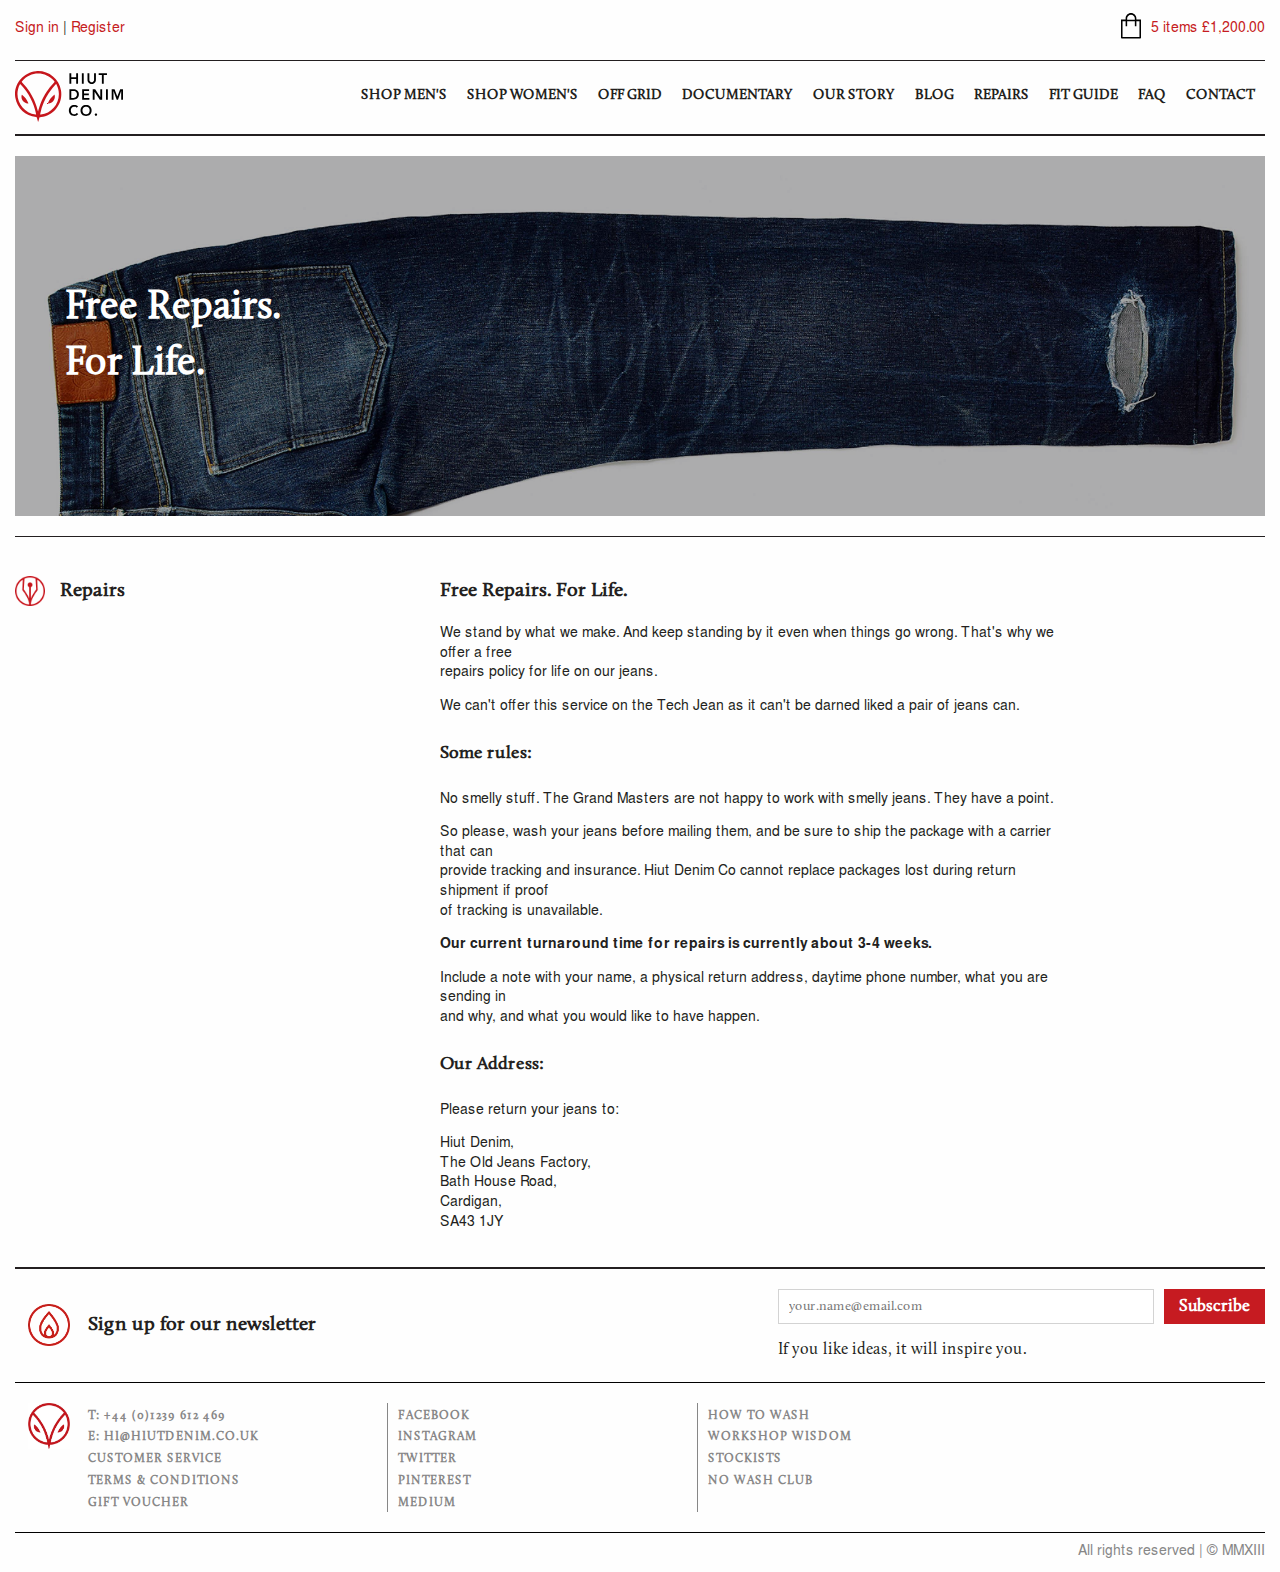
<file: repairs.html>
<!DOCTYPE html>
<html lang="en">
<head>
    <meta charset="UTF-8">
    <meta name="viewport" content="width=device-width, initial-scale=1.0">
    <meta http-equiv="X-UA-Compatible" content="ie=edge">
    <link rel="stylesheet" href="./assets/css/styles.css">
    <title>Repairs</title>
</head>
<body>
    <main class="page">
        <header class="header">
            <div class="header__top">
                <div class="header__register">
                    <a href="#">Sign in</a> | <a href="#">Register</a>
                </div>
                <div class="header__cart">
                    <a href="#"><i></i> 5 items £1,200.00</a>
                </div>
            </div><!-- /header__top-->
            <div class="header__nav-bar">
                <div class="header__logo">
                <a href="#"><img src="./assets/images/logo.svg" alt="Hiut Denim Co."></a>
                </div>
                <nav class="header__nav">
                    <div class="header__nav-wrapper">
                        <div class="header__nav-mobile">
                            <button class="header__nav-close"></button>
                            <div class="header__nav-logo"></div>
                            <div class="header__nav-register">
                                <a href="#">Sign in</a> | <a href="#">Register</a>
                            </div>
                            <div class="header__nav-cart">
                                <h5>Your Cart</h5><br>
                                <a href="#">5 items £1,200.00</a>
                            </div>
                        </div>
                        <ul class="header__nav-ul">
                            <li class="header__nav-item">
                                <a class="header__nav-link" href="#">Shop men's</a>
                            </li>
                            <li class="header__nav-item">
                                <a class="header__nav-link" href="#">Shop women's</a>
                            </li>
                            <li class="header__nav-item">
                                <a class="header__nav-link" href="#">Off grid</a>
                            </li>
                            <li class="header__nav-item">
                                <a class="header__nav-link" href="#">Documentary</a>
                            </li>
                            <li class="header__nav-item">
                                <a class="header__nav-link" href="#">Our story</a>
                            </li>
                            <li class="header__nav-item">
                                <a class="header__nav-link" href="#">Blog</a>
                            </li>
                            <li class="header__nav-item">
                                <a class="header__nav-link" href="#">Repairs</a>
                            </li>
                            <li class="header__nav-item">
                                <a class="header__nav-link" href="#">Fit Guide</a>
                            </li>
                            <li class="header__nav-item">
                                <a class="header__nav-link" href="#">FAQ</a>
                            </li>
                            <li class="header__nav-item">
                                <a class="header__nav-link" href="#">Contact</a>
                            </li>
                        </ul><!-- /header__nav-ul -->
                    </div><!-- /header__nav-wrapper -->
                </nav><!-- /header__nav -->
                <div class="hamburger hamburger--slider">
                    <div class="hamburger-box">
                        <div class="hamburger-inner"></div>
                    </div>
                </div>
            </div><!-- /header__nav-bar -->
        </header><!-- /header -->
        <section class="section">
            <div class="heading" style="background-image: url('./assets/images/banner-repairs.jpg')">
                <div class="heading__text">
                    <h2>Free Repairs.<br>
                        For Life.
                    </h2>
                </div>
            </div>
        </section>
        <section class="section">
            <div class="contacts">
                <div class="contacts__service">
                    <h3 class="section__title">
                            <i style="background-image: url('./assets/images/icon-artisan.png')"></i>
                        Repairs
                    </h3>
                </div>
                <div class="contacts__all">
                    <h3>Free Repairs. For Life.</h3>
                    <p>We stand by what we make. And keep standing by it even when things go wrong. That's why we offer a free<br>
                         repairs policy for life on our jeans.
                    </p>
                    <p>We can't offer this service on the Tech Jean as it can't be darned liked a pair of jeans can.</p>
                    <h4>Some rules:</h4>
                    <p>No smelly stuff. The Grand Masters are not happy to work with smelly jeans. They have a point.</p>
                    <p>So please, wash your jeans before mailing them, and be sure to ship the package with a carrier that can<br>
                         provide tracking and insurance. Hiut Denim Co cannot replace packages lost during return shipment if proof<br>
                         of tracking is unavailable.
                    </p>
                    <p><strong>Our current turnaround time for repairs is currently about 3-4 weeks.</strong></p>
                    <p>Include a note with your name, a physical return address, daytime phone number, what you are sending in<br>
                         and why, and what you would like to have happen.
                    </p>
                    <h4>Our Address:</h4>
                    <p>Please return your jeans to:</p>
                    <p>
                        Hiut Denim,<br>
                        The Old Jeans Factory,<br>
                        Bath House Road,<br>
                        Cardigan,<br>
                        SA43 1JY
                    </p>
                </div>
            </div>
        </section>
        <footer class="footer">
            <div class="footer__subscribe">
                <div class="footer__subscribe-title">
                    <h3>
                        <i></i>
                        Sign up for our newsletter
                    </h3>
                </div>
                <div class="footer__subscribe-form">
                    <form class="subscribe" action="#">
                        <div class="subscribe__inputs">
                            <input type="text" placeholder="your.name@email.com">
                            <button class="subscribe__btn btn">Subscribe</button>
                        </div>
                        <div class="subcribe__text">If you like ideas, it will inspire you.</div>
                    </form>
                </div>
            </div>
            <div class="footer__nav-bar">
                <div class="footer__logo"></div>
                <nav class="footer__nav">
                    <ul class="footer__nav-ul">
                        <li><a href="tel:+441239612469">T: +44 (0)1239 612 469</a></li>
                        <li><a href="mailto:hi@hiutdenim.co.uk">E: HI@HIUTDENIM.CO.UK</a></li>
                        <li><a href="#">Customer Service</a></li>
                        <li><a href="#">Terms &amp; Conditions</a></li>
                        <li><a href="#">Gift Voucher</a></li>
                    </ul>
                    <ul class="footer__nav-ul">
                        <li><a href="#">Facebook</a></li>
                        <li><a href="#">Instagram</a></li>
                        <li><a href="#">Twitter</a></li>
                        <li><a href="#">Pinterest</a></li>
                        <li><a href="#">Medium</a></li>
                    </ul>
                    <ul class="footer__nav-ul">
                        <li><a href="#">How to wash</a></li>
                        <li><a href="#">Workshop wisdom</a></li>
                        <li><a href="#">Stockists</a></li>
                        <li><a href="#">No wash club</a></li>
                    </ul>
                </nav>
            </div><!-- /footer__nav-bar -->
            <div class="footer__copy-bar">All rights reserved | &copy; MMXIII</div>
        </footer>
    </main>

    <script src="./assets/js/jquery-3.4.1.min.js"></script>
    <script src="./assets/js/main.js"></script>
</body>
</html>
</file>
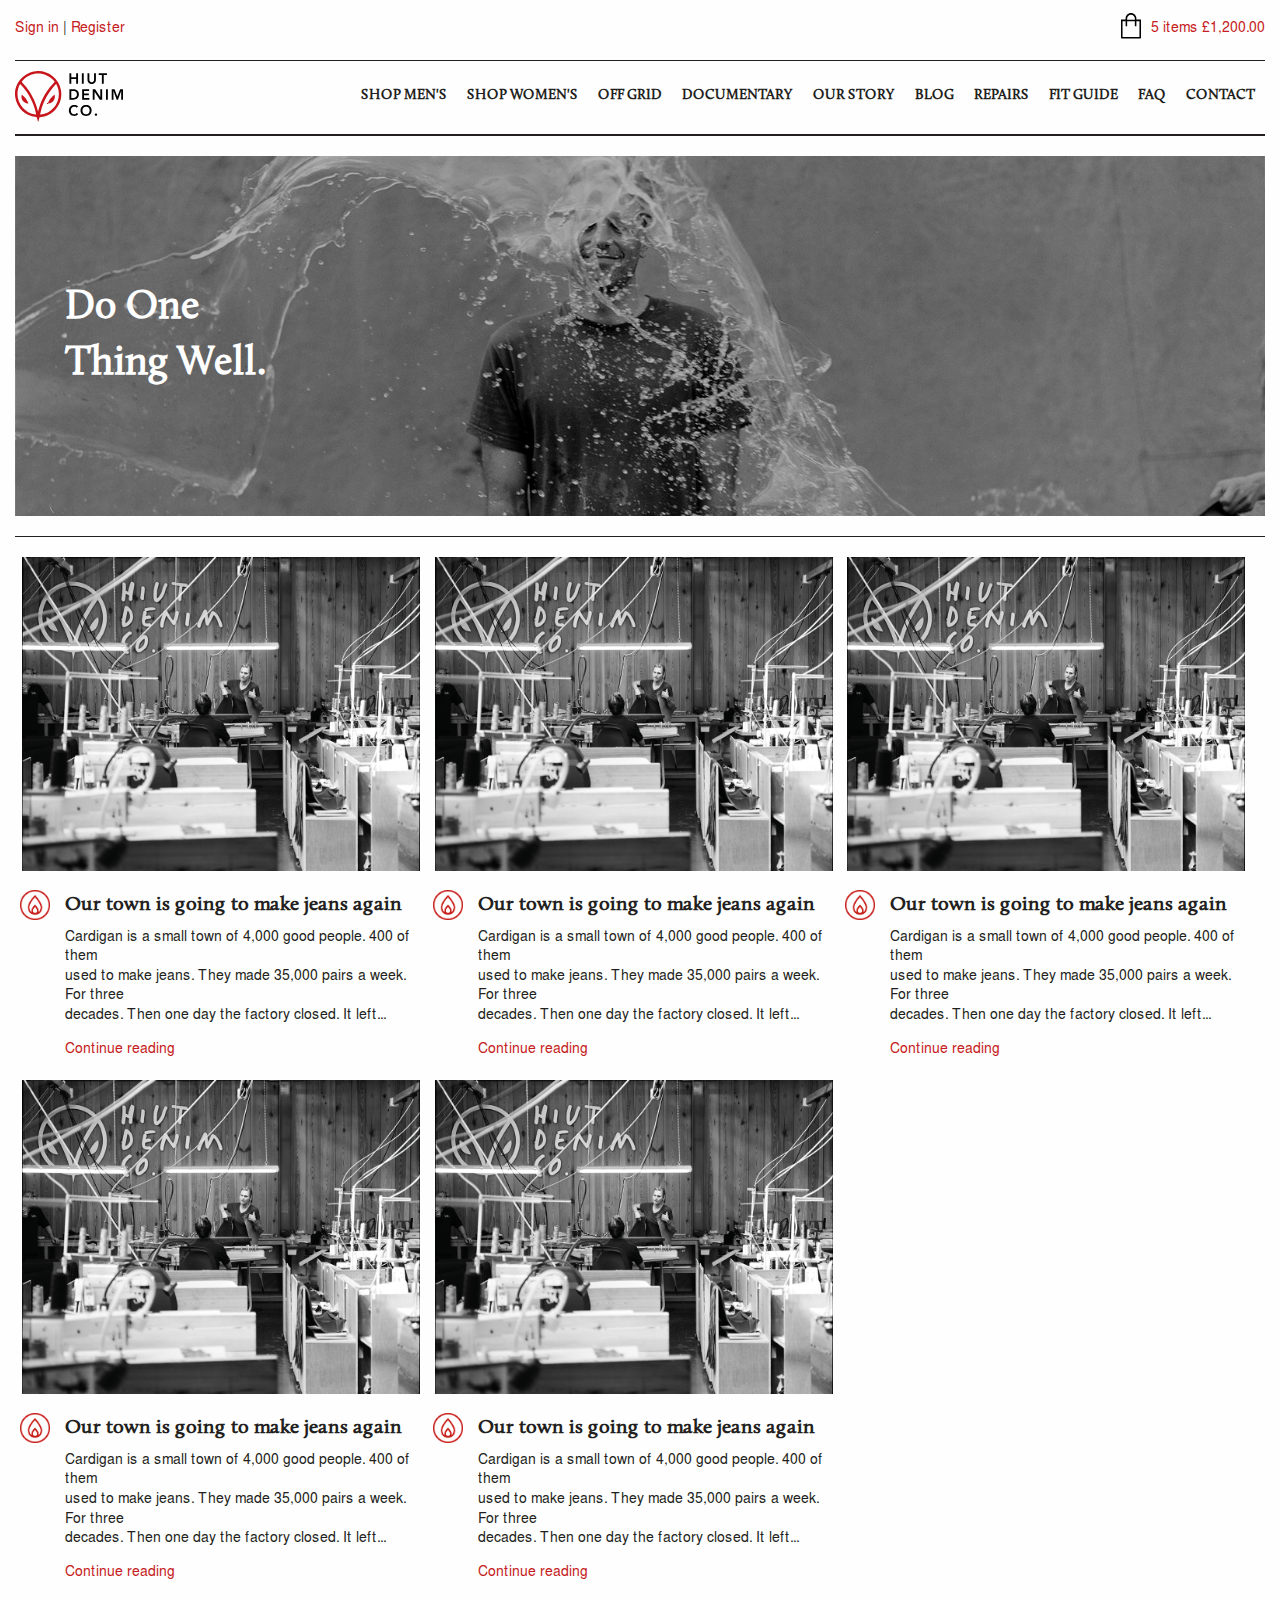
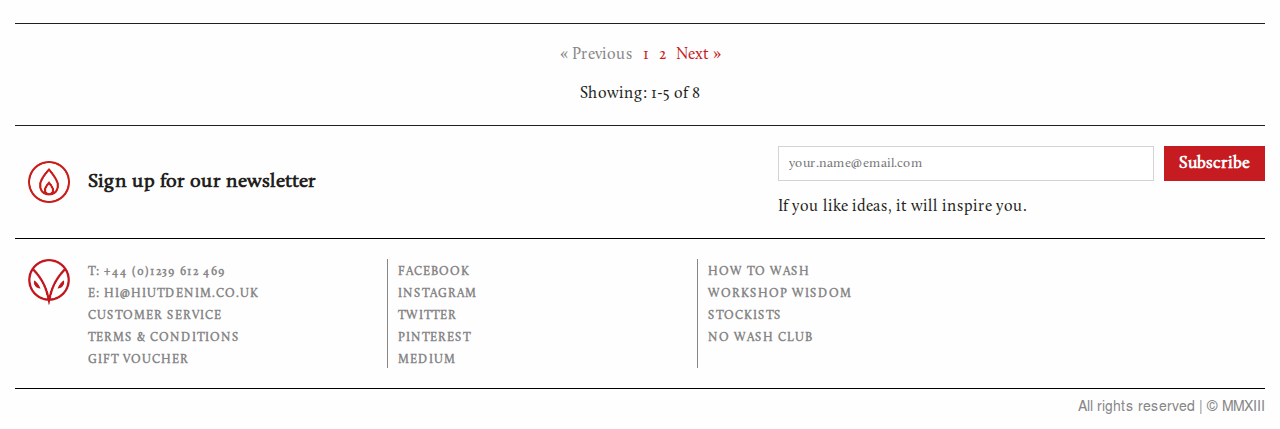
<file: story.html>
<!DOCTYPE html>
<html lang="en">
<head>
    <meta charset="UTF-8">
    <meta name="viewport" content="width=device-width, initial-scale=1.0">
    <meta http-equiv="X-UA-Compatible" content="ie=edge">
    <link rel="stylesheet" href="./assets/css/styles.css">
    <title>Our story</title>
</head>
<body>
    <main class="page">
        <header class="header">
            <div class="header__top">
                <div class="header__register">
                    <a href="#">Sign in</a> | <a href="#">Register</a>
                </div>
                <div class="header__cart">
                    <a href="#"><i></i> 5 items £1,200.00</a>
                </div>
            </div><!-- /header__top-->
            <div class="header__nav-bar">
                <div class="header__logo">
                <a href="#"><img src="./assets/images/logo.svg" alt="Hiut Denim Co."></a>
                </div>
                <nav class="header__nav">
                    <div class="header__nav-wrapper">
                        <div class="header__nav-mobile">
                            <button class="header__nav-close"></button>
                            <div class="header__nav-logo"></div>
                            <div class="header__nav-register">
                                <a href="#">Sign in</a> | <a href="#">Register</a>
                            </div>
                            <div class="header__nav-cart">
                                <h5>Your Cart</h5><br>
                                <a href="#">5 items £1,200.00</a>
                            </div>
                        </div>
                        <ul class="header__nav-ul">
                            <li class="header__nav-item">
                                <a class="header__nav-link" href="#">Shop men's</a>
                            </li>
                            <li class="header__nav-item">
                                <a class="header__nav-link" href="#">Shop women's</a>
                            </li>
                            <li class="header__nav-item">
                                <a class="header__nav-link" href="#">Off grid</a>
                            </li>
                            <li class="header__nav-item">
                                <a class="header__nav-link" href="#">Documentary</a>
                            </li>
                            <li class="header__nav-item">
                                <a class="header__nav-link" href="#">Our story</a>
                            </li>
                            <li class="header__nav-item">
                                <a class="header__nav-link" href="#">Blog</a>
                            </li>
                            <li class="header__nav-item">
                                <a class="header__nav-link" href="#">Repairs</a>
                            </li>
                            <li class="header__nav-item">
                                <a class="header__nav-link" href="#">Fit Guide</a>
                            </li>
                            <li class="header__nav-item">
                                <a class="header__nav-link" href="#">FAQ</a>
                            </li>
                            <li class="header__nav-item">
                                <a class="header__nav-link" href="#">Contact</a>
                            </li>
                        </ul><!-- /header__nav-ul -->
                    </div><!-- /header__nav-wrapper -->
                </nav><!-- /header__nav -->
                <div class="hamburger hamburger--slider">
                    <div class="hamburger-box">
                        <div class="hamburger-inner"></div>
                    </div>
                </div>
            </div><!-- /header__nav-bar -->
        </header><!-- /header -->
        <section class="section">
            <div class="heading" style="background-image: url('./assets/images/tieser.jpg')">
                <div class="heading__text">
                    <h2>Do One Thing Well.</h2>
                </div>
            </div>
        </section>
        <section class="section blog">
          <div class="main__story">
            <div class="blog__video">
              <img src="./assets/images/OurTown_1024x1024.png" alt="Image">
            </div>
            <div class="blog__text">
                <h3>
                    <i></i>
                    Our town is going to make jeans again
                </h3>
                <p>Cardigan is a small town of 4,000 good people. 400 of them<br>
                    used to make jeans. They made 35,000 pairs a week. For three<br>
                    decades. Then one day the factory closed. It left...
                </p>
                <a href="">Continue reading</a>
            </div>
          </div>
          <div class="main__story">
            <div class="blog__video">
              <img src="./assets/images/OurTown_1024x1024.png" alt="Image">
            </div>
            <div class="blog__text">
                <h3>
                    <i></i>
                    Our town is going to make jeans again
                </h3>
                <p>Cardigan is a small town of 4,000 good people. 400 of them<br>
                    used to make jeans. They made 35,000 pairs a week. For three<br>
                    decades. Then one day the factory closed. It left...
                </p>
                <a href="">Continue reading</a>
            </div>
          </div>
          <div class="main__story">
            <div class="blog__video">
              <img src="./assets/images/OurTown_1024x1024.png" alt="Image">
            </div>
            <div class="blog__text">
                <h3>
                    <i></i>
                    Our town is going to make jeans again
                </h3>
                <p>Cardigan is a small town of 4,000 good people. 400 of them<br>
                    used to make jeans. They made 35,000 pairs a week. For three<br>
                    decades. Then one day the factory closed. It left...
                </p>
                <a href="">Continue reading</a>
            </div>
          </div>
          <div class="main__story">
            <div class="blog__video">
              <img src="./assets/images/OurTown_1024x1024.png" alt="Image">
            </div>
            <div class="blog__text">
                <h3>
                    <i></i>
                    Our town is going to make jeans again
                </h3>
                <p>Cardigan is a small town of 4,000 good people. 400 of them<br>
                    used to make jeans. They made 35,000 pairs a week. For three<br>
                    decades. Then one day the factory closed. It left...
                </p>
                <a href="">Continue reading</a>
            </div>
          </div>
          <div class="main__story">
            <div class="blog__video">
              <img src="./assets/images/OurTown_1024x1024.png" alt="Image">
            </div>
            <div class="blog__text">
                <h3>
                    <i></i>
                    Our town is going to make jeans again
                </h3>
                <p>Cardigan is a small town of 4,000 good people. 400 of them<br>
                    used to make jeans. They made 35,000 pairs a week. For three<br>
                    decades. Then one day the factory closed. It left...
                </p>
                <a href="">Continue reading</a>
            </div>
          </div>
        </section>
        <nav class="navigation">
          <ul>
            <li><a href="#" class="disabled">« Previous</a></li>
            <li><a href="#">1</a></li>
            <li><a href="#">2</a></li>
            <li><a href="#">Next »</a></li>
          </ul> 
          Showing: 1-5 of 8
        </nav>
        <footer class="footer">
            <div class="footer__subscribe">
                <div class="footer__subscribe-title">
                    <h3>
                        <i></i>
                        Sign up for our newsletter
                    </h3>
                </div>
                <div class="footer__subscribe-form">
                    <form class="subscribe" action="#">
                        <div class="subscribe__inputs">
                            <input type="text" placeholder="your.name@email.com">
                            <button class="subscribe__btn btn">Subscribe</button>
                        </div>
                        <div class="subcribe__text">If you like ideas, it will inspire you.</div>
                    </form>
                </div>
            </div>
            <div class="footer__nav-bar">
                <div class="footer__logo"></div>
                <nav class="footer__nav">
                    <ul class="footer__nav-ul">
                        <li><a href="tel:+441239612469">T: +44 (0)1239 612 469</a></li>
                        <li><a href="mailto:hi@hiutdenim.co.uk">E: HI@HIUTDENIM.CO.UK</a></li>
                        <li><a href="#">Customer Service</a></li>
                        <li><a href="#">Terms &amp; Conditions</a></li>
                        <li><a href="#">Gift Voucher</a></li>
                    </ul>
                    <ul class="footer__nav-ul">
                        <li><a href="#">Facebook</a></li>
                        <li><a href="#">Instagram</a></li>
                        <li><a href="#">Twitter</a></li>
                        <li><a href="#">Pinterest</a></li>
                        <li><a href="#">Medium</a></li>
                    </ul>
                    <ul class="footer__nav-ul">
                        <li><a href="#">How to wash</a></li>
                        <li><a href="#">Workshop wisdom</a></li>
                        <li><a href="#">Stockists</a></li>
                        <li><a href="#">No wash club</a></li>
                    </ul>
                </nav>
            </div><!-- /footer__nav-bar -->
            <div class="footer__copy-bar">All rights reserved | &copy; MMXIII</div>
        </footer>
    </main>

    <script src="./assets/js/jquery-3.4.1.min.js"></script>
    <script src="./assets/js/main.js"></script>
</body>
</html>
</file>
<file: assets/css/styles.css>
/*------------------------------------*\
          VARIABLES AND IMPORTS
\*------------------------------------*/
@import url('fonts.css') all;
@import url('hamburgers.css') all;

:root {
    --base-size:              10px;
    --base-font-size:         14px;
    --base-line-height:       1.4;
    --base-color:           #231f20;
    --base-transition-delay:  0.3s;
  
    --font-primary:           'Nimbus Sans L';
    --font-secondary:         'Calluna'; 
    
    --color-primary:        #c61b21;
    --color-secondary:      #878787;
  }
/*------------------------------------*\
                 GLOBAL
\*------------------------------------*/
html {
    font-size: var(--base-size);
}

body {
    font-size: var(--base-font-size);
}

body {
    margin: 0;
    padding: 0;
    background: #fefefe;
}

html,
body {
  height: 100%;
  color: var(--base-color);
  font-family: var(--font-primary);
  line-height: var(--base-line-height);
  -webkit-font-smoothing: antialiased;
  -moz-osx-font-smoothing: grayscale;
}

h1,
h2,
h3,
h4,
h5,
h6 {
  font-family: var(--font-secondary);
}

h1 {
    font-size: 4.2rem;
}

h2 {
font-size: 4rem;
}

h3 {
font-size: 2rem;
}
a {
    color: var(--color-primary);
    transition: var(--base-transition-delay);
    text-decoration: none;
}
a:hover {
    color: var(--base-color);
}

.ovw-hidden {
    position: relative;
    overflow: hidden;
}

li {
    list-style: none;
}
@media (max-width: 768px) {
    h1 {
      font-size: 2.8rem;
    }
  
    h2 {
      font-size: 2.4rem;
    }
  
    h3 {
      font-size: 1.8rem;
    }
}

/*------------------------------------*\
                   PAGE
\*------------------------------------*/
.page {
    max-width: 140rem;
    margin-left: auto;
    margin-right: auto;
    padding-left: 1.5rem;
    padding-right: 1.5rem;
    box-sizing: border-box;
}

/*------------------------------------*\
                  HEADER
\*------------------------------------*/
.header {
    padding-top: 2rem;

}
.header__cart a {
    position: relative;
}

.header__cart i {
    position: absolute;
    width: 2rem;
    height: 2.6rem;
    top: 50%;
    left: -3rem;
    margin-top: -1.6rem;
    background-image: url('../images/bag.svg');
}

.header__top {
    display: flex;
    justify-content: space-between;
    padding-bottom: 2rem;
    border-bottom: .1rem solid var(--base-color);
}
  
.header__nav-bar {
    display: flex;
    justify-content: space-between;
    padding-top: 1rem;
    padding-bottom: .5rem;
    border-bottom: .2rem solid var(--base-color);
}

.header__logo a:active {
    position: relative;
    top: 1px;
}

.header__nav {
    font-family: var(--font-secondary);
    font-weight: bold;
}

.header__nav-ul {
    display: flex;
    list-style: none;
    margin-top: 0;
    line-height: 5rem;
    margin-bottom: 0;
    padding-left: 0;
    text-transform: uppercase;
}

.header__nav-item {
    padding-left: 1rem;
    padding-right: 1rem;

}

.header__nav-link {
    color: var(--base-color);
}

.header__nav-link:hover {
    color: var(--color-primary);
}

.header__nav-mobile {
    display: none;
    text-align: center;
}

.header__nav-cart h5 {
    margin-top: 1rem;
    margin-bottom: 0;
    font-size: 1.3rem;
    margin-bottom: .5rem;
    display: inline-block;
    border-bottom: 1px solid #000;
}

.header__nav-logo {
    background-image: url('../images/owl.png');
    width: 3rem;
    height: 3.3rem;
    background-size: cover;
    margin-left: auto;
    margin-right: auto;
    margin-bottom: 1rem;
}

.header__nav-close {
    cursor: pointer;
    width: 16px;
    height: 16px;
    position: absolute;
    top: 2rem;
    right: 2rem;
    background-image: url('../images/close.svg');
    background-size: cover;
}

@media (max-width: 1180px) {
    .header__nav-item {
      font-size: 1.2rem;
      padding-left: 0.9rem;
      padding-right: 0.9rem;
    }
}

@media (max-width: 1000px) {
    .header__nav {
      display: none;
      position: absolute;
      top: 0;
      left: -105%;
      width: 100%;
      height: 100%;
      padding: 20px;
      box-sizing: border-box;
      background-color: rgba(0, 0, 0, .4);
      z-index: 999;
      transition: var(--base-transition-delay);
  }
   .header__nav.show {
    left: 0;
  }

  .header__nav-wrapper {
    position: relative;
    background-color: #fff;
    height: 100%;
    padding-top: 1rem;
  }
  
  .header__nav-ul {
    display: block;
    text-align: center;
    line-height: 2.4rem;
    margin-top: 2rem;
  }

  .header__nav-mobile {
    display: block;
  }
}

@media (max-width: 768px) {
    .header {
      padding-top: 1rem;
      font-size: 1.2rem;
    }
  
    .header__nav-bar {
      padding-top: 0.5rem;
      padding-bottom: 0.5rem;
    }
  
    .header__top {
      padding-bottom: 1rem;
    }
  
    .header__logo {
      width: 80px;
    }
  
    .hamburger-box {
      width: 2rem;
      height: 1.2rem;
    }
  
    .hamburger-inner,
    .hamburger-inner::before,
    .hamburger-inner::after {
      width: 2rem;
      height: 0.2rem;
    }
  
    .hamburger--slider .hamburger-inner::before {
      top: .5rem;
    }
  
    .hamburger--slider .hamburger-inner::after {
      top: 1rem;
    }
}

/*------------------------------------*\
                 SECTION
\*------------------------------------*/
.section {
    padding-top: 2rem;
    padding-bottom: 2rem;
    border-bottom: .1rem solid var(--base-color);
}

.section_no-border {
    border-bottom: 0;
}

    .section__title {
    position: relative;
    padding-left: 4.5rem;
}

.section__title i {
    position: absolute;
    width: 3rem;
    height: 3rem;
    top: 50%;
    left: 0;
    margin-top: -1.5rem;
    background-size: cover;
}

.section__content h4 {
    font-size: 1.8rem;
}

@media (max-width: 768px) {
.section {
    padding-top: 1rem;
    padding-bottom: 1rem;
}
}
  
  
/*------------------------------------*\
                HEADING
\*------------------------------------*/
.heading {
    height: 40vh;
    position: relative;
    max-height: 50rem;
    min-height: 35rem;
    background-size: cover;
    background-position: top;
}

.heading::before {
    content: '';
    position: absolute;
    top: 0;
    left: 0;
    width: 100%;
    height: 100%;
    background-color: rgba(0, 0, 0, .3);
}

.heading_no-text::before {
    display: none;
}
  
.heading_size_s {
    max-height: 20rem;
    min-height: 15rem;
}
  
.heading__text {
    position: absolute;
    top: 50%;
    left: 50px;
    color: #fff;
    max-width: 24rem;
    transform: translateY(-50%);
}

@media (max-width: 768px) {
    .heading {
      min-height: 25rem;
    }
  
    .heading__text {
      left: 0;
      width: 100%;
      max-width: none;
      text-align: center;
    }
}

/*------------------------------------*\
               CATEGORY
\*------------------------------------*/
.category{
    display: flex;
}
.category__item {
    position: relative;
    display: flex;
}

.category__icon {
    position: absolute;
    left: 1rem;
    width: 5rem;
    height: 5rem;
    background-size: cover;
    background-image: url('../images/icon-denim.png');
}

.category__info {
    position: relative;
    padding-left: 15%;
    flex-basis: 43%;
    max-width: 43%;
}
  
.category__image {
    flex-basis: 40%;
    max-width: 40%;
}
 
.category__image img{
    max-width: 100%;
    height: auto;
}

.category__title {
    margin-top: 1rem;
}

@media (max-width: 1000px) {
    .category__item {
      flex-wrap: wrap;
    }
  
    .category__info,
    .category__image {
      flex-basis: 100%;
      max-width: 97%;
    }
    
    .category__image {
      order: -1;
    }
  
    .category__info {
      padding-left: 3rem;
    }
  
    .category__icon {
      left: 0;
      top: 1rem;
      width: 2.5rem;
      height: 2.5rem;
    }
}
  
@media (max-width: 639px) {
    .category {
      flex-direction: column;
    }
    .category .category__block{
      margin-top: 1rem;
    }
    .category .category__block:first-child {
      margin-top: 0;
    }
}

/*------------------------------------*\
                  VIDEO
\*------------------------------------*/
.video {
    position: relative;
    padding-top: 56.25%;
  }
  
.video iframe {
    position: absolute;
    top: 0;
    left: 0;
    width: 100%;
    height: 100%;
}

/*------------------------------------*\
                 FOOTER
\*------------------------------------*/
.footer {
    border-top: 1px solid var(--base-color);
  }
  
  .footer__subscribe {
    display: flex;
    justify-content: space-between;
    padding-top: 2rem;
    padding-bottom: 2rem;
    align-items: center;
  }
  
  .footer__subscribe-title {
    margin-left: 1%;
  }
  
  .footer__subscribe-title h3 {
    position: relative;
    padding-left: 6rem;
  }
  
  .footer__subscribe-title i {
    position: absolute;
    width: 4.2rem;
    height: 4.2rem;
    top: 50%;
    left: 0;
    margin-top: -2.1rem;
    background-image: url('../images/icon-inspire.png');
    background-size: cover;
  }

/*------------------------------------*\
                SUBSCRIBE
\*------------------------------------*/
.subscribe__inputs {
    display: flex;
    align-items: center;
}
  
.subscribe__inputs input {
    font-family: var(--font-secondary);
    width: 35.4rem;
    height: 3.1rem;
    padding-left: 1rem;
    padding-right: 1rem;
    line-height: 35px;
    border: .1rem solid lightgrey;
    outline: none;
    transition: var(--base-transition-delay);
}
  
.subscribe__inputs input:focus {
    border-color: var(--color-primary);
}
  
.subscribe__btn {
    margin-left: 1rem;
}
  
  
.subcribe__text {
    font-family: var(--font-secondary);
    margin-top: 1.5rem;
    font-size: 1.6rem;
}
  
@media (max-width: 768px) {
    .subscribe__inputs {
      flex-direction: column;
      align-items: center;
      width: 100%;
    }
  
    .subscribe__btn {
      margin-left: 0;
      margin-top: 1rem;
    }
  
    .subscribe__inputs input {
      width: 80%;
      max-width: 300px;
    }
}

/*------------------------------------*\
                 FOOTER
\*------------------------------------*/
.footer__nav-bar {
    display: flex;
    padding-top: 2rem;
    padding-bottom: 2rem;
    border-top: 1px solid #000;
    border-bottom: 1px solid #000;
}

.footer__logo {
    width: 4.2rem;
    height: 4.6rem;
    margin-left: 1%;
    background-image: url('../images/owl.png');
    background-size: cover;
}

.footer__nav {
    display: flex;
    flex-grow: 1;
    margin-left: .8rem;
}

.footer__nav-ul {
    flex-basis: 25.2%;
    max-width: 25.2%;
    list-style: none;
    margin-top: 0;
    margin-bottom: 0;
    padding-left: 1rem;
    font-family: var(--font-secondary);
    font-weight: bold;
    font-size: 1.2rem;
    letter-spacing: .1rem;
    text-transform: uppercase;
    border-left: 1px solid var(--color-secondary);
}

.footer__nav-ul:first-child {
    border-left: 0;
}

.footer__nav-ul li {
    margin-top: 5px;
}

.footer__nav-ul a {
    color: var(--color-secondary);
}

.footer__nav-ul a:hover {
    color: var(--color-primary);
}

.footer__copy-bar {
    text-align: right;
    padding-top: 1rem;
    padding-bottom: 1rem;
    color: var(--color-secondary);
}

@media (max-width: 1000px) {
    .footer__nav-ul {
      flex-basis: 33%;
      max-width: 33%;
    }
  }
  
@media (max-width: 768px) {
.footer__subscribe {
    flex-wrap: wrap;
    justify-content: center;
    text-align: center;
}  
.footer__subscribe-form {
    flex-basis: 100%;
    max-width: 100%;
}
}

@media (max-width: 650px) {
.footer__logo {
    display: none;
}

.footer__nav {
    display: block;
    text-align: center;
}

.footer__nav-ul {
    max-width: 100%;
    flex-basis: 100%;
    border-left: 0;
    padding-left: 0;
    font-size: 1rem;
}

.footer__copy-bar {
    text-align: center;
}
}


/*------------------------------------*\
                  BLOG
\*------------------------------------*/
.blog {
    display: flex;
    flex-wrap: wrap;
    max-width: 140rem;
    margin-right: auto;
    margin-left: auto;
}

.blog__text {
    padding-left: 5rem;
}

.main__blog {
    margin-bottom: 2rem;
    -webkit-box-flex: 0;
    -webkit-flex: 0 0 50%;
    -ms-flex: 0 0 50%;
    flex: 0 0 50%;
    max-width: 50%;
}
  
.blog__video {
    position: relative;
    padding-bottom: 76%;
    margin-right: .7145rem;
    margin-left: .7145rem;
}
  
.blog__video > * {
    position: absolute;
    top: 0;
    left: 0;
    width: 100%;
    height: 100%;
}
  
.blog__text h3 {
    position: relative;
    margin-bottom: 0;
}
  
.blog__text h3 i {
    position: absolute;
    width: 3rem;
    height: 3rem;
    top: 50%;
    left: -4.5rem;
    transform: translateY(-50%);
    background-image: url('../images/icon-inspire.png');
    background-size: cover;
}
  
.blog__text p {
    margin-top: 1rem;
}

@media (max-width: 650px) {

.main__blog {
    margin-bottom: 2rem;
    -webkit-box-flex: 0;
    -webkit-flex: 0 0 100%;
    -ms-flex: 0 0 100%;
    flex: 0 0 100%;
    max-width: 100%;
}

}

/*------------------------------------*\
              NAVIGATION
\*------------------------------------*/
.navigation {
    padding-top: 2rem;
    padding-bottom: 2rem;
    font-family: var(--font-secondary);
    font-size: 1.6rem;
    text-align: center;
  }
  
  .navigation ul {
    display: flex;
    list-style: none;
    padding-left: 0;
    margin-top: 0;
    justify-content: center;
  }
  
  .navigation li {
    margin-left: 0.5rem;
    margin-right: 0.5rem;
  }
  
  .navigation a.disabled {
    color: var(--color-secondary);
    cursor: default;
  }
/*------------------------------------*\
                BUTTONS
\*------------------------------------*/
.btn {
    font-family: var(--font-secondary);
    background-color: var(--color-primary);
    color: #fff;    
    height: 3.5rem;
    font-size: 1.7rem;
    font-weight: bold;
    border-radius: 0;
    border: none;
    cursor: pointer;
    padding-left: 1.5rem;
    padding-right: 1.5rem;
    transition: var(--base-transition-delay);
}
  
.btn:hover {
    background-color: var(--base-color);
}
  
.btn_secondary {
    background-color: transparent;
    border: 1px solid var(--base-color);
    color: var(--base-color);
}
  
.btn_secondary:hover {
    color: #fff;
}
  
/*------------------------------------*\
              MOBILE MENU
\*------------------------------------*/
.hamburger {
    display: none;
  }
  
  @media (max-width: 1000px) {
    .hamburger {
      display: block;
    }
  }
  

/*------------------------------------*\
               CONTACTS
\*------------------------------------*/
.section__contacts {
    border-bottom: 0;
}
.contacts {
    display: flex;
    justify-content: space-between;
}
.contacts__all {
    width: 50%;
    margin-right: 16%;
}
.contacts__all h4 {
    font-size: 1.8rem;
}

@media (max-width: 650px) {
.contacts__all {
    width: 100%;
    margin-right: 0%;
}
.contacts {
    flex-direction: column;
}
}

/*------------------------------------*\
                 CART
\*------------------------------------*/
.table {
    margin-top: 2rem;
    width: 100%;
}
  
.cart table th {
    text-align: left;
}
  
.cart input {
    max-width: 100px;
    margin-top: 0.5rem;
    margin-bottom: 0.5rem;
}
  
.cart-price {
    text-align: right;
    line-height: 1.7;
    border-top: 1px solid var(--color-secondary);
    border-bottom: 1px solid var(--color-secondary);
    margin-top: 1rem;
    padding-top: 2rem;
    padding-bottom: 2rem;
}
  
.cart__buttons {
    text-align: right;
    margin-top: 2rem;
}
.cart-descr {
    display: flex;
    flex-wrap: wrap;
    margin-bottom: 2rem;
}
.flex-descr {
    width: 50%;
}
@media (max-width: 600px) {
    .cart table {
      font-size: 1.2rem;
    }
  
    .cart input {
      max-width: 50px;
    }
}

/*------------------------------------*\
              FIT-GUIDE
\*------------------------------------*/
.guide {
    display: flex;
    flex-wrap: wrap;
    padding-left: 1rem;
}
.guide__block{
    width: 50%;
    height: auto;
} 
.guide__img {
    width: 100%;
    height: auto;
    
}
.guide__img img{
    width: 98%;
    height: auto;
    
}
@media (max-width: 600px) {
    .guide__block{
        width: 100%;
        height: auto;
    } 
    .guide__img {
        width: 100%;
        height: auto;
        
    }
    .guide__img img{
        width: 100%;
        height: auto;
        
    }
    .guide {
        display: flex;
        flex-wrap: wrap;
        padding-left: 0rem;
    }
}

/*------------------------------------*\
                 LOGIN
\*------------------------------------*/
.section__login {
    border-bottom: 0;
}
.login {
    display: flex;
    margin-bottom: 3rem;
}
.form {
    width: 50%;
}

.login__title {
    font-size: 2.8em;
    margin-top: 2rem;
    margin-bottom: 2rem;
}
  
.form label {
    display: block;
    margin-bottom: 3rem;
    color: var(--color-secondary);
}
  
.form input {
    display: block;
    width: 100%;
    max-width: 30rem;
    outline: none;
    border: 0;
    height: 4rem;
    font-size: 1.8rem;
    border-bottom: 2px solid rgba(0, 0, 0, .1);
}
  
.form input:focus {
    border-bottom-style: dashed;
}
  
.login__link {
    margin-top: 3rem;
}

@media (max-width: 600px) { 
    .login {
        display: flex;
        flex-direction: column;
        margin-bottom: 3rem;
    }
}

/*------------------------------------*\
    PRODUCT
\*------------------------------------*/
.section-mens {
    border-bottom: 0;
    padding-top: 1rem;
}
.mens-first {
    padding-top: 0rem;
    padding-bottom: 2rem;
    border-bottom: 1px solid var(--base-color);
}
.mens-second {
    padding-top: 1rem;
    padding-bottom: 2rem;
    border-bottom: 1px solid var(--base-color);
}
.mens__title {
   display: flex;
}
.mens__title-name {
    position: relative;
    flex-basis: 26rem;
    max-width: 20rem;
    padding-left: 6rem;
} 
.mens__title-name i {
    position: absolute;
    width: 3rem;
    height: 3rem;
    top: 50%;
    left: .5rem;
    transform: translateY(-50%);
    background-image: url(../images/icon-denim.png);
    background-size: cover;
}
.mens__title-descr {
    font-family: var(--font-secondary);
    color: var(--color-secondary);
    font-style: italic;
    max-width: 45rem;
    padding-top: 1rem;
}
.img__block {
    cursor: pointer;
}
.mens__wrapper {
    padding-left: 1rem;
}
.mens__style{
    font-size: 1.9rem;
    margin-top: 1.5rem;
    margin-bottom: 0.5rem;
    color: var(--base-color);
}
.mens__model {
    color: var(--color-secondary);
    font-size: 1.3rem;
    margin-bottom: 0.5rem;
}
.mens__descr {
    color: var(--color-secondary);
}
  
.mens__price {
    font-weight: bold;
    margin-top: 0.5rem;
}
 
.mens__block{
    display: flex;
}
.mens__img img{
    max-width: 100%;
    height: auto;
}
@media (max-width: 850px) {
.mens__block {
    flex-wrap: wrap;
}
.img__block {
    flex-basis: 50%;
    max-width: 50%;
    margin-top: 1rem;
}
}

/*------------------------------------*\
               STORY
\*------------------------------------*/
.main__story {
    margin-bottom: 2rem;
    -webkit-box-flex: 0;
    -webkit-flex: 0 0 50%;
    -ms-flex: 0 0 50%;
    flex: 0 0 50%;
    max-width: 33%;
}

@media (max-width: 850px){
.main__story {
    max-width: 50%;
}
}

@media (max-width: 600px) { 
.main__story {
    max-width: 100%;
    -webkit-flex: 0 0 100%;
    -ms-flex: 0 0 100%;
    flex: 0 0 100%;
}
}

/*------------------------------------*\
                 PRODUCT-V1
\*------------------------------------*/

.product-ul {
   display: flex;
   margin: 0;
   padding: 0;
   margin-top: 3rem;
}
.product-ul li {
    padding-right: .4rem;
}

.product {
    display: flex;
}
.product__text {
    padding-right: .7145rem;
    padding-left: .7145rem;
}
.product__title {
    margin-top: 0;
    margin-bottom: .5rem;
    font-size: 2.6rem;
  }
  
  .product__model {
    font-size: 1.8rem;
    font-family: var(--font-secondary);
  }
  
  .product__price {
    font-weight: bold;
    margin-top: 0.5rem;
  }
  
  .product__text-all {
    font-size: 1.3rem;
  }
  
  .product__sizes select {
    height: 3rem;
    margin-bottom: 0.5rem;
  }
  
  .product__hint {
    margin-top: 1rem;
  }
.gallery {
    width: 57%;
}
.gallery img{
   max-width: 100%;
   height: auto;
}
 
/*------------------------------------*\
                 PRODUCT-V2
\*------------------------------------*/
.product-gallery{
    flex: 0 0 41.66667%;
    max-width: 41.66667%;
    padding-right: .7145rem;
    padding-left: .7145rem;
}
.product__border {
    border-top: 1px solid var(--color-secondary);
    border-bottom: 1px solid var(--color-secondary);
    padding-top: 2rem;
    padding-bottom: .5rem;
    margin-bottom: 2rem;
    display: flex;
    flex-direction: column;
}
.product__border select {
    height: 3rem;
    margin-bottom: 0.5rem;
}
.product__text-li {
    list-style: disc;    
}
.product__text-li {
    margin-top: 0.4rem;
    margin-bottom: 0.4rem;
}


.section-table{
    border-bottom: 0;
}
.table__title {
    padding-left: 6rem;
}
.table__title h3 {
    position: relative;
    margin-bottom: 0;
}
.table__title h3 i {
    position: absolute;
    width: 3rem;
    height: 3rem;
    top: 50%;
    left: -4.5rem;
    transform: translateY(-50%);
    background-size: cover;
}
.table__title-descr {
    max-width: 50rem;
    font-size: 1.3rem;
}
.table-main {
    margin-top: 2rem;
}
.table-main table {
    width: 100%;
    text-align: center;
    border-collapse: collapse;
}
.table-main table th {
    font-size: 1rem;
    text-transform: uppercase;
    border-bottom: 2px solid var(--color-secondary);
}
.table-main table td{
    padding: .5rem;
    padding-top: .8rem;
    padding-bottom: .6rem;
    border-bottom: 1px solid var(--color-secondary);
    transition: var(--base-transition-delay);
}
.table-main table tr:hover td{
    cursor: pointer;
    color: #fff;
    border-bottom: 1px solid var(--color-secondary);
    transition: var(--base-transition-delay);
    background-color: var(--color-secondary);
}

.section-guide {
    padding-bottom: .5rem;
}
.product__guide {
    display: flex;
    flex-wrap: wrap;
    padding-left: 0rem;
    justify-content: space-around;
}
.product__guide__block {
    width: 24%;
    height: auto;
    margin-top: 2rem;
}
.product__guide__descr {
    font-size: 1.3rem;
}

@media (max-width: 850px){
    .product__guide__block {
        width: 50%;
        height: auto;
        margin-top: 2rem;
    }
}
    
@media (max-width: 600px) { 
    .product {
        display: flex;
        flex-direction: column;
    }
    .product-gallery{
        flex: 0 0 100%;
        max-width: 100%;
    }
    .product__guide__block {
        width: 100%;
        height: auto;
        margin-top: 2rem;
    }
}
.no-border{
    border-bottom: 0;
    padding-bottom: .5rem;
}
.product__main__story {
    margin-bottom: 2rem;
    -webkit-box-flex: 0;
    -webkit-flex: 0 0 50%;
    -ms-flex: 0 0 50%;
    flex: 0 0 50%;
    max-width: 50%;
}
@media (max-width: 600px) { 
    .product__main__story {
        margin-bottom: 2rem;
        -webkit-box-flex: 0;
        -webkit-flex: 0 0 100%;
        -ms-flex: 0 0 100%;
        flex: 0 0 100%;
        max-width: 100%;
    }
}
/*------------------------------------*\
    SLICK SLIDER
\*------------------------------------*/
.slick-prev,
.slick-next {
  position: absolute;
  width: 3rem;
  height: 3rem;
  border-radius: 50%;
  background-color: rgba(255,255,255,.3);
  z-index: 10;
  outline: none;
  cursor: pointer;
  top: 30%;
  margin-top: -1.5rem;
}

.slick-prev::after,
.slick-next::after {
  content: '';
  position: absolute;
  width: 11px;
  height: 19px;
  background-size: cover;
  top: 5px;
}

.slick-prev {
  left: 1rem;
}

.slick-prev::after {
  background-image: url('../images/left.svg');
  left: .8rem;
}

.slick-next::after {
  background-image: url('../images/right.svg');
  right: .8rem;
}

.slick-next {
  right: 1rem;
}

.slick-dots {
  padding-left: 0;
  list-style: none;
  display: flex;
  justify-content: center;
  font-size: 0;
}

.slick-dots li {
  margin-left: 0.3rem;
  margin-right: 0.3rem;
}

.slick-dots button {
  width: .5rem;
  height: .5rem;
  border-radius: 50%;
  background-color: var(--color-secondary);
}

.slick-active button {
  background-color: var(--base-color);
}

.slick-dots {
  margin-top: 1rem;
}
</file>
